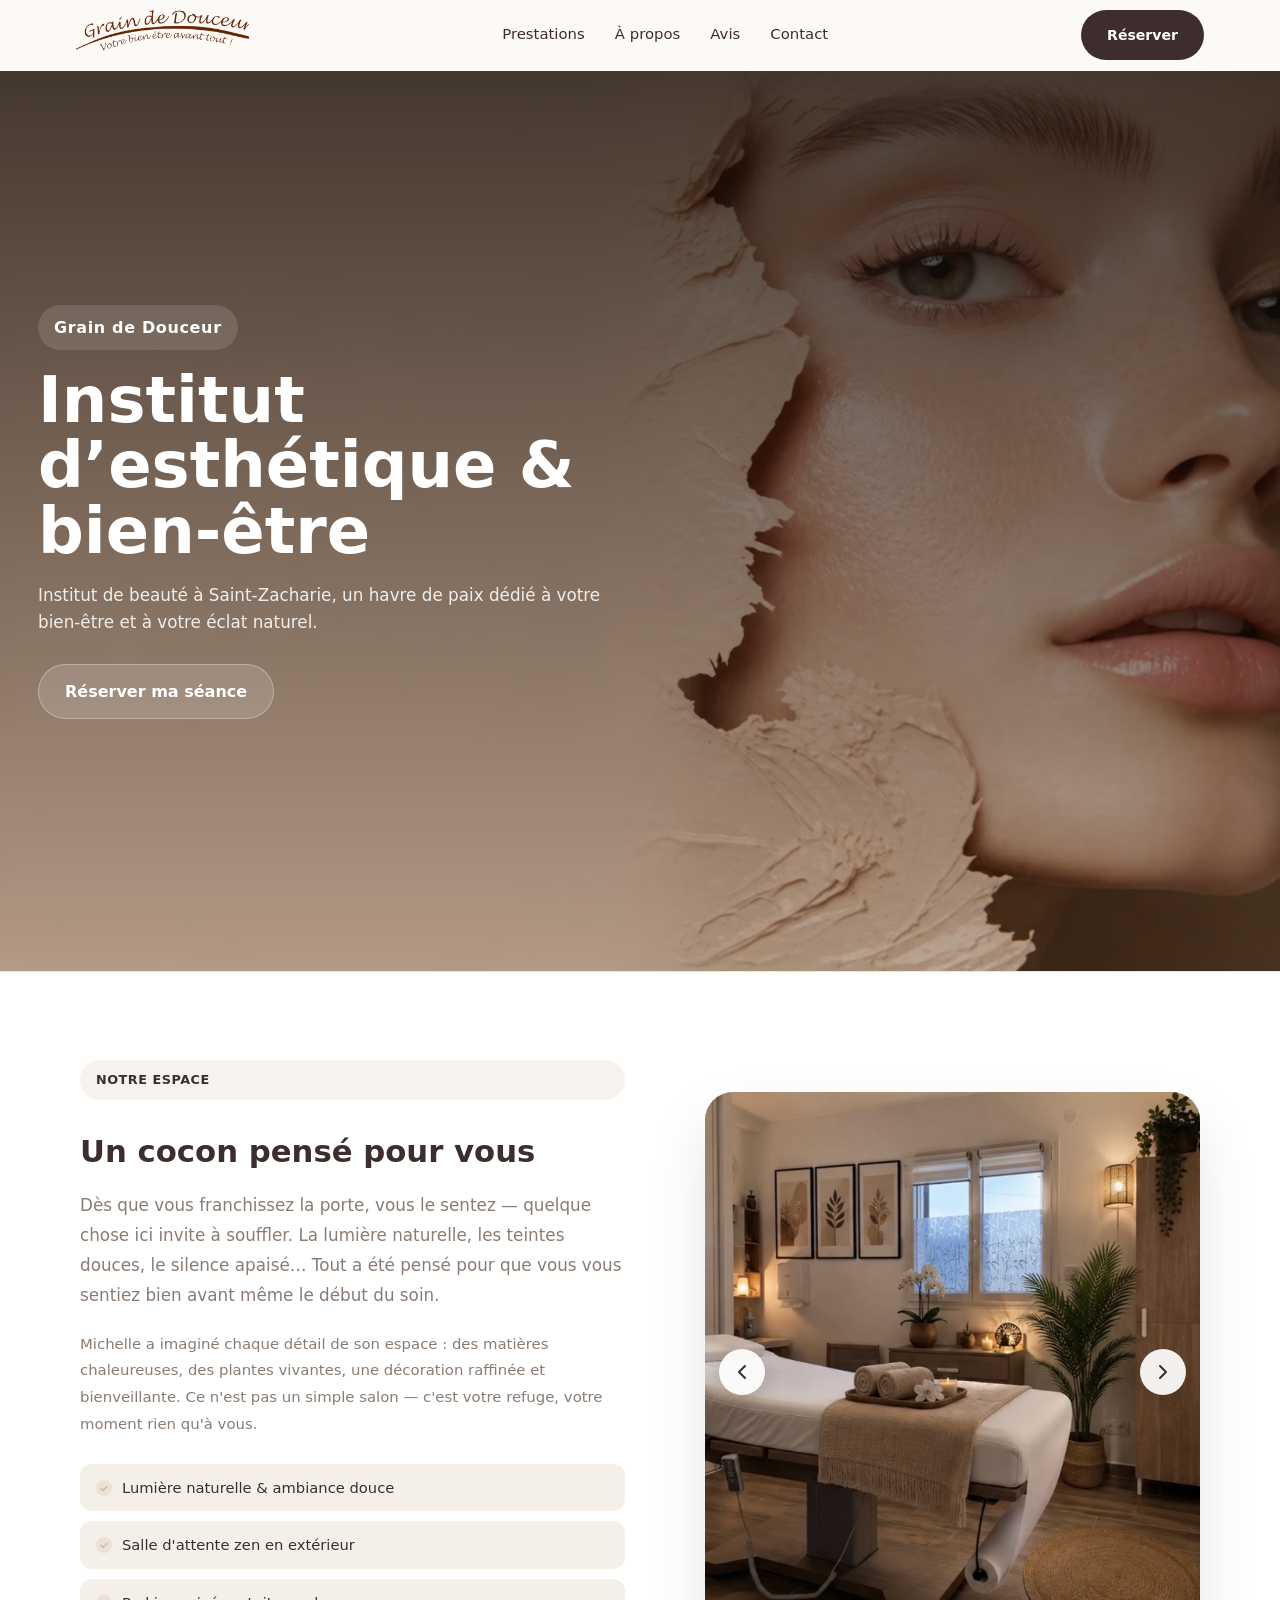
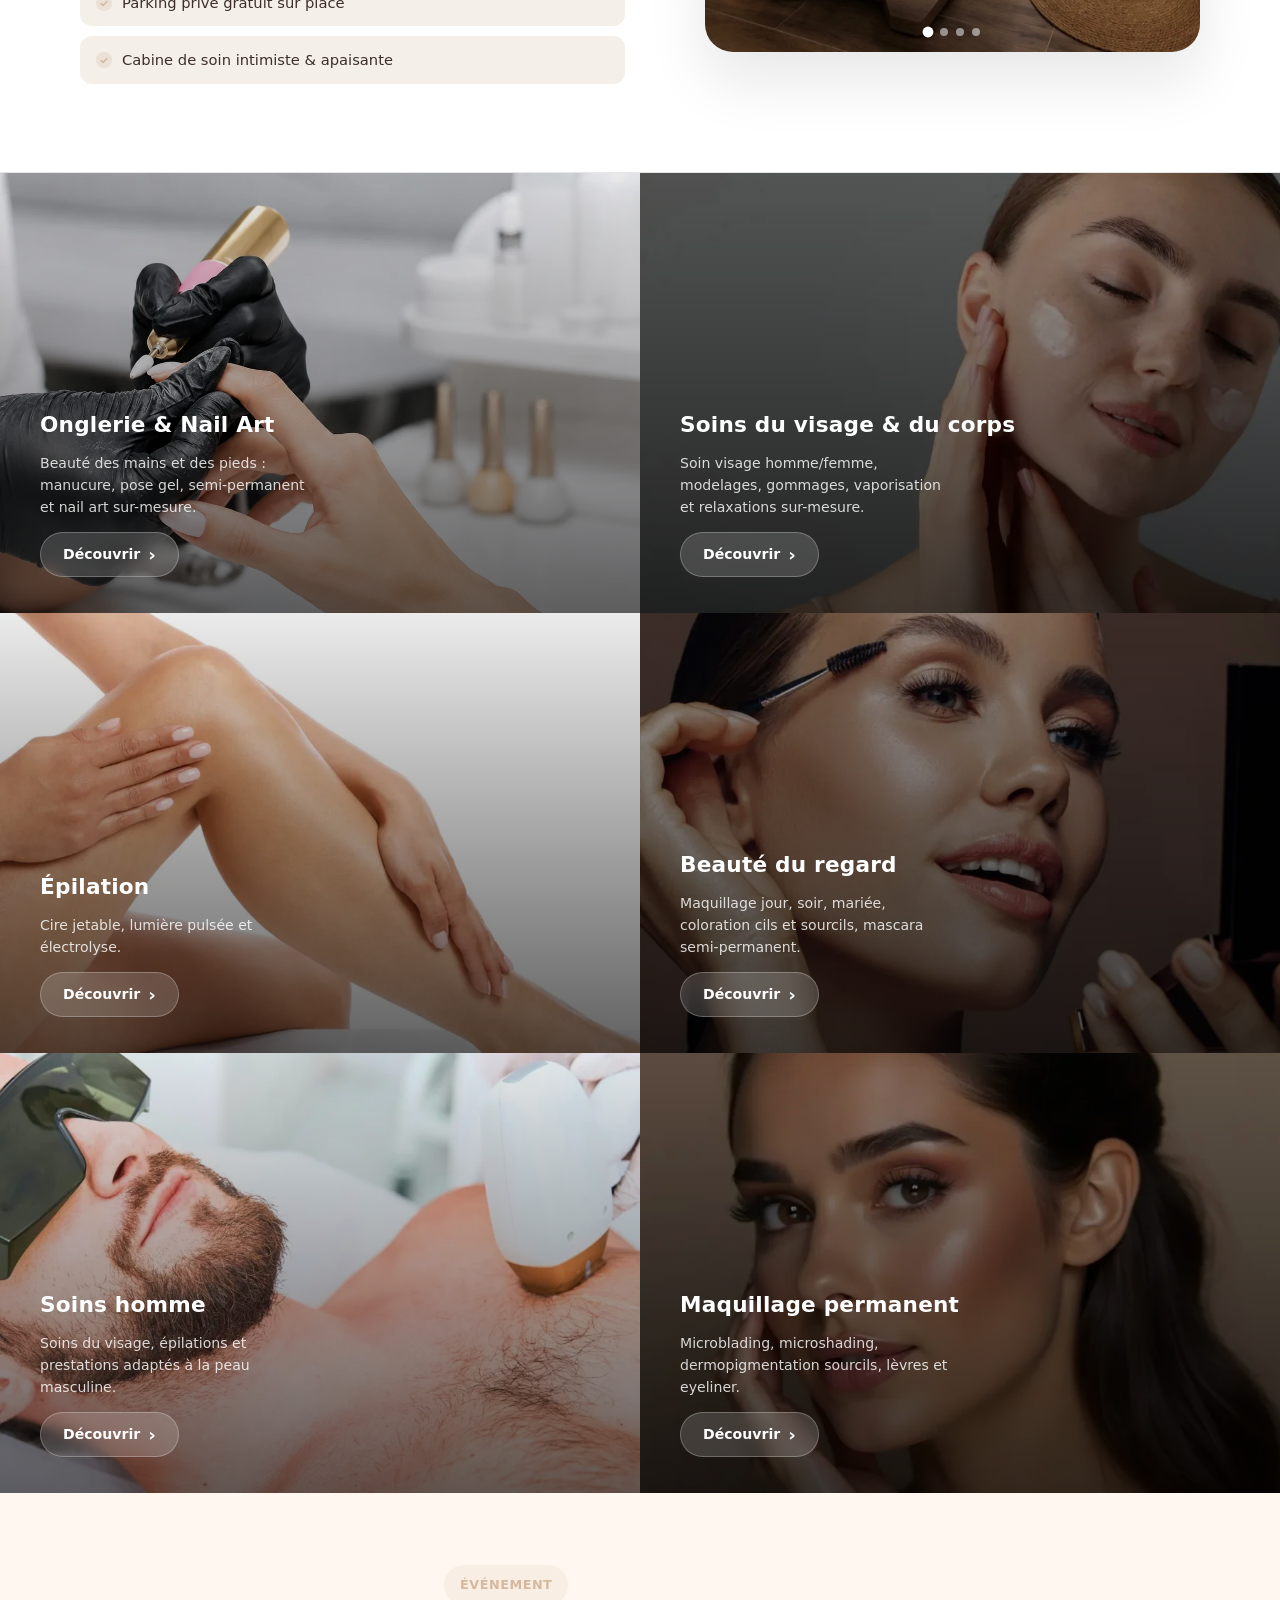
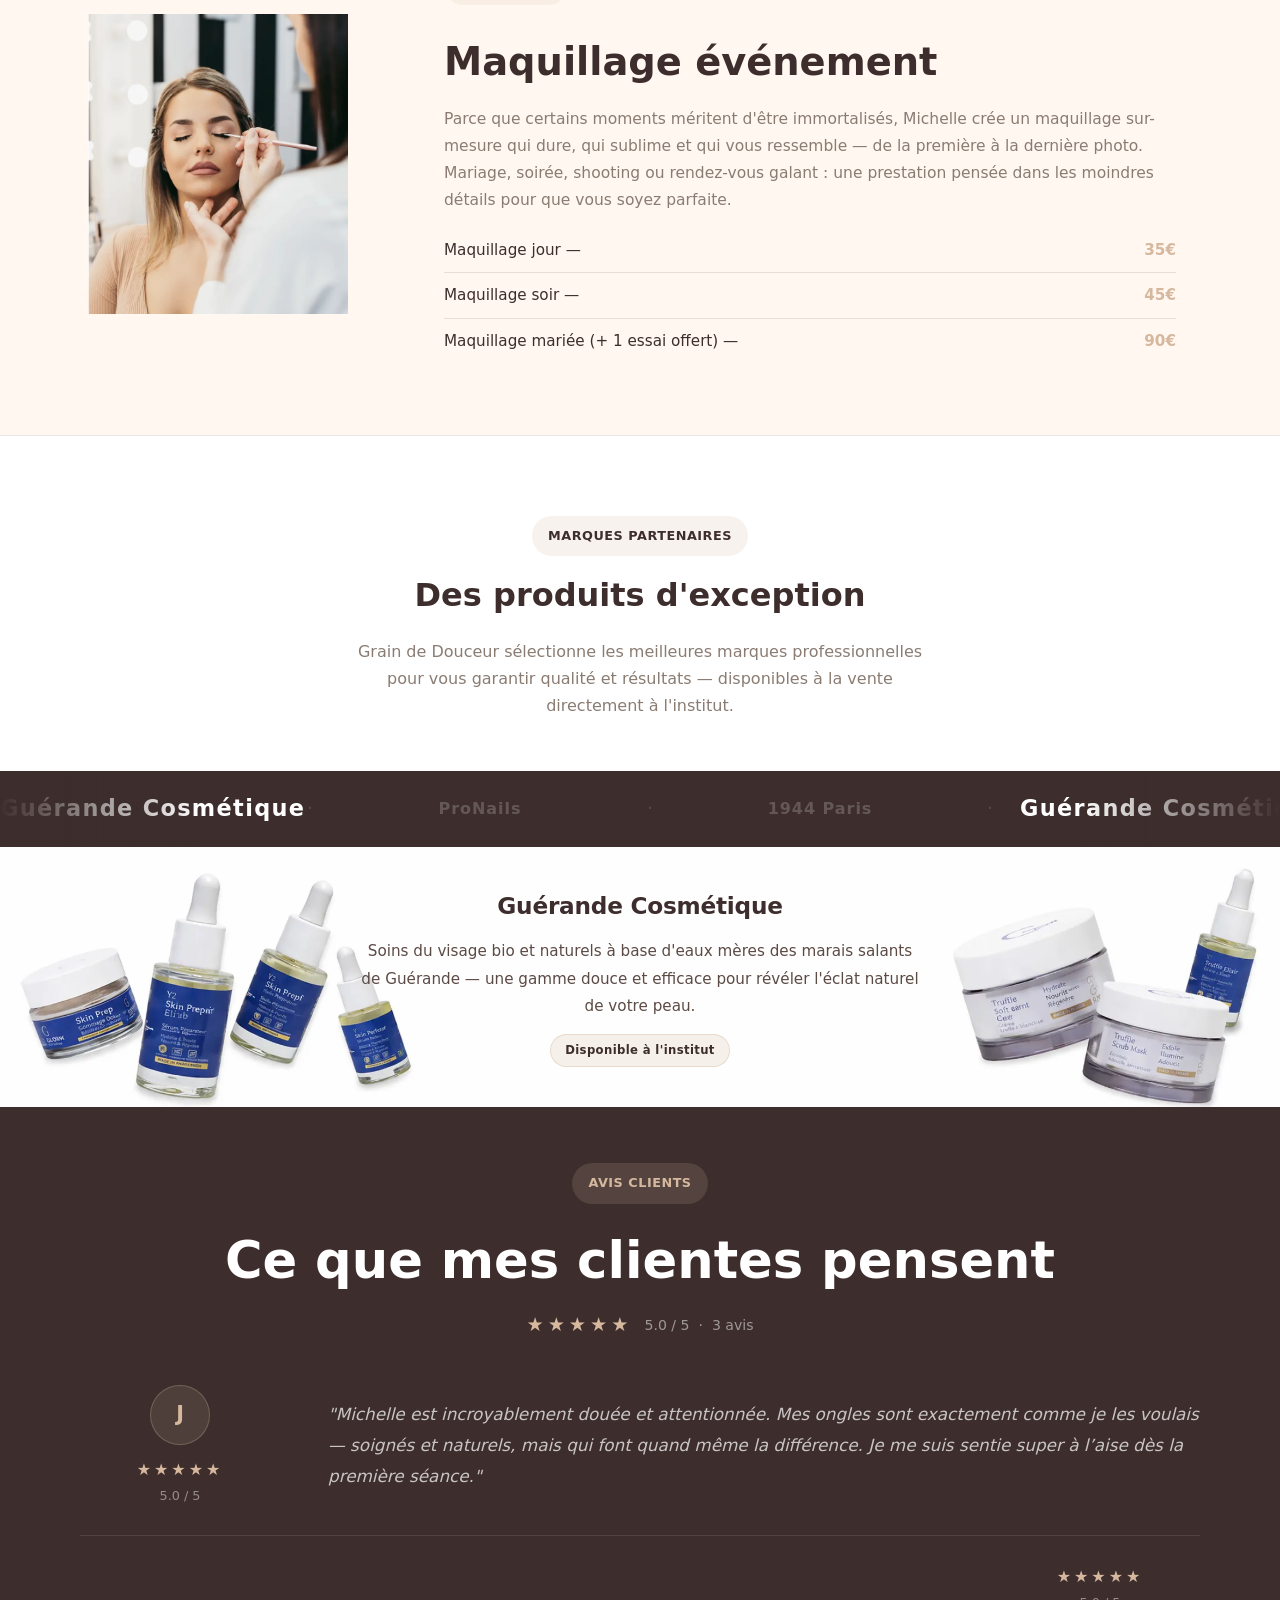
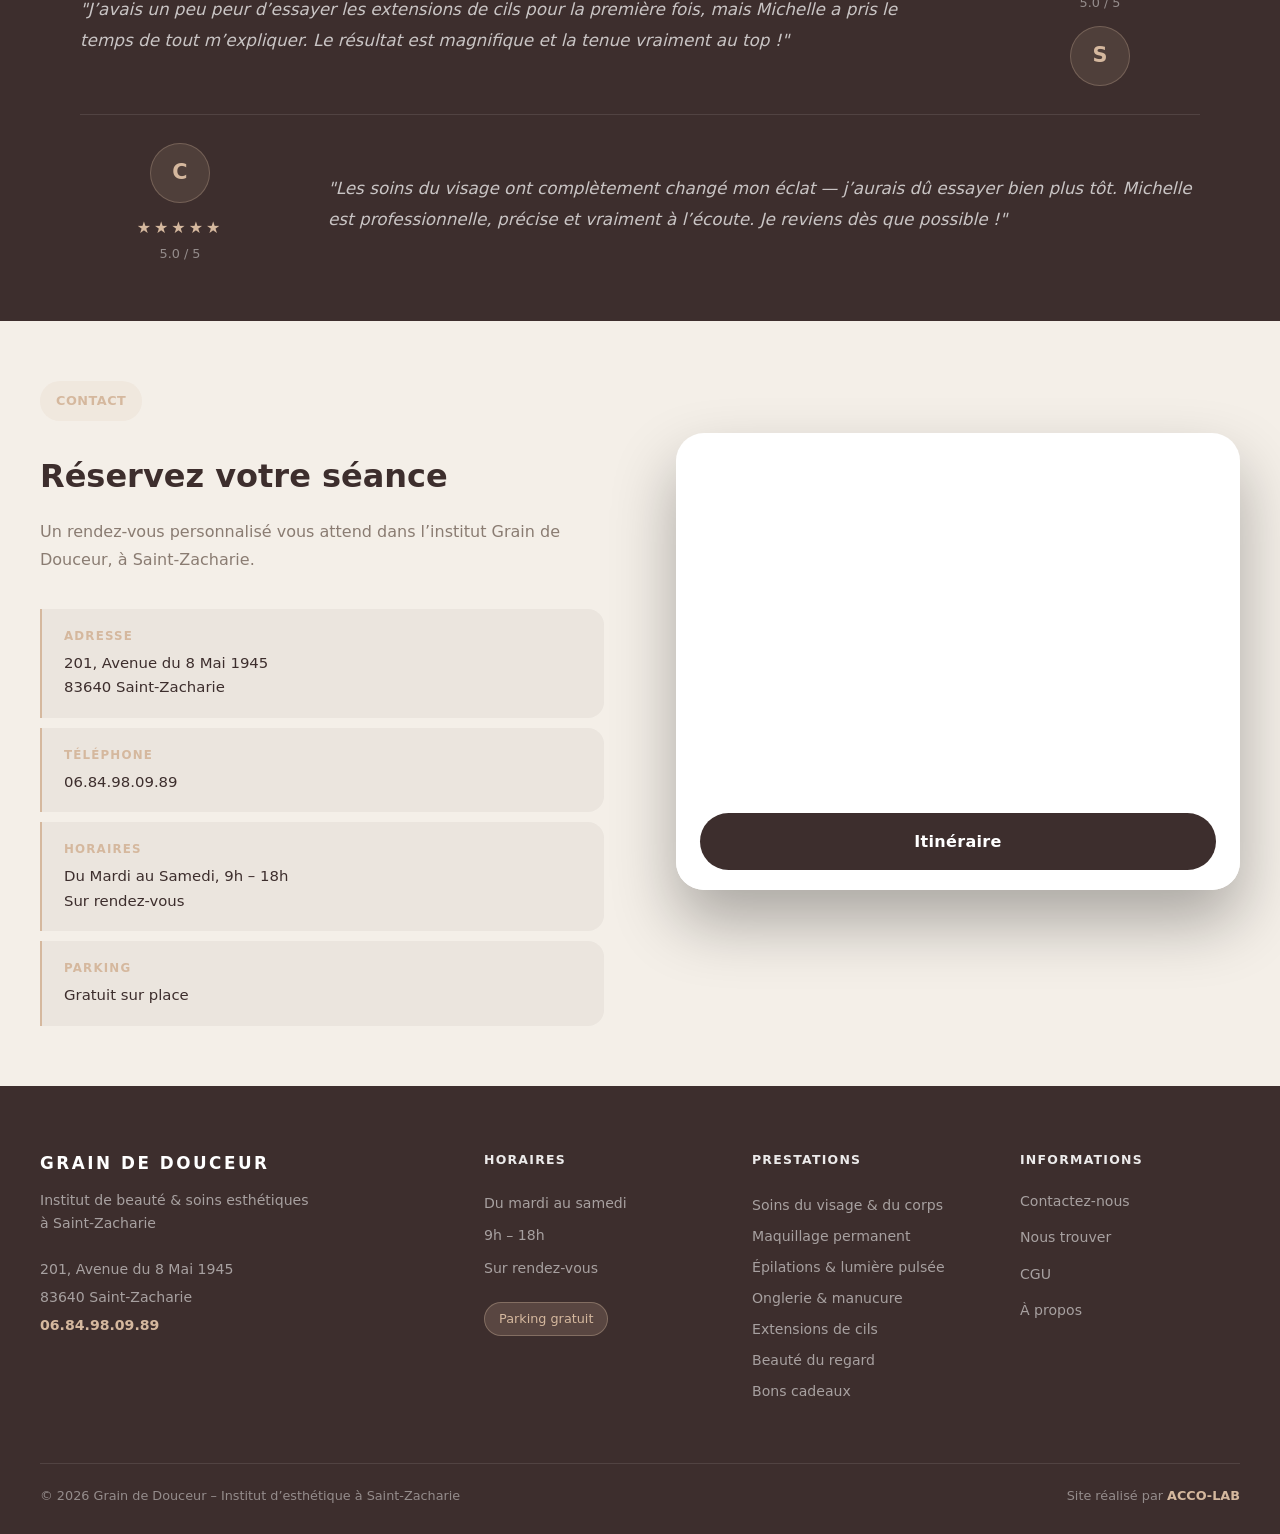
<file: index.html>
<!DOCTYPE html>
<html lang="fr">
<head>
  <meta charset="UTF-8" />
  <meta name="viewport" content="width=device-width, initial-scale=1.0" />
  <title>Institut de beauté à Saint-Zacharie | Grain de Douceur</title>
  <meta name="description" content="Institut Grain de Douceur à Saint-Zacharie — soins visage, épilation, maquillage permanent, onglerie, extensions de cils. Rdv mardi–samedi.">
  <link rel="icon" type="image/x-icon" href="favicon.ico">
  <link rel="icon" type="image/png" sizes="32x32" href="image/favicon-32.png">
  <link rel="apple-touch-icon" sizes="180x180" href="image/favicon-180.png">
  <link rel="stylesheet" href="styles.css" />
  <link rel="canonical" href="https://graindedouceur.fr/">
  <meta property="og:type" content="website">
  <meta property="og:url" content="https://graindedouceur.fr/">
  <meta property="og:title" content="Institut de beauté à Saint-Zacharie | Grain de Douceur">
  <meta property="og:description" content="Institut Grain de Douceur à Saint-Zacharie — soins visage, épilation, maquillage permanent, onglerie, extensions de cils. Rdv mardi–samedi.">
  <meta property="og:image" content="https://graindedouceur.fr/image/header.webp">
  <meta property="og:image:width" content="1477">
  <meta property="og:image:height" content="1065">
  <meta property="og:locale" content="fr_FR">
  <meta name="twitter:card" content="summary_large_image">
  <meta name="twitter:image" content="https://graindedouceur.fr/image/header.webp">
<script type="application/ld+json">
{
  "@context": "https://schema.org",
  "@type": "BeautyBusiness",
  "@id": "https://graindedouceur.fr/#business",
  "name": "Institut Grain de Douceur",
  "url": "https://graindedouceur.fr/",
  "telephone": "+33684980989",
  "email": "contact@graindedouceur.fr",
  "image": "https://graindedouceur.fr/image/header.webp",
  "logo": "https://graindedouceur.fr/image/logo.webp",
  "priceRange": "€€",
  "currenciesAccepted": "EUR",
  "paymentAccepted": "Cash, Credit Card",
  "address": {
    "@type": "PostalAddress",
    "streetAddress": "201 Avenue du 8 Mai 1945",
    "postalCode": "83640",
    "addressLocality": "Saint-Zacharie",
    "addressRegion": "Var",
    "addressCountry": "FR"
  },
  "openingHoursSpecification": [
    {
      "@type": "OpeningHoursSpecification",
      "dayOfWeek": [
        "Tuesday",
        "Wednesday",
        "Thursday",
        "Friday",
        "Saturday"
      ],
      "opens": "09:00",
      "closes": "18:00"
    }
  ],
  "hasMap": "https://maps.app.goo.gl/8bTKoYMkktAown4m8",
  "sameAs": [],
  "description": "Institut de beauté à Saint-Zacharie (Var). Soins du visage et du corps, épilation cire et lumière pulsée, maquillage permanent, onglerie, extensions de cils. Sur rendez-vous du mardi au samedi."
}
</script>
</head>
<body>
  <header class="topnav">
    <div class="topnav-inner">
      <a href="index.html" class="topnav-logo">
        <img src="image/logo.webp" alt="Grain de Douceur">
      </a>
      <nav class="topnav-links">
        <a href="#prestations">Prestations</a>
        <a href="a-propos.html">À propos</a>
        <a href="#avis">Avis</a>
        <a href="#contact">Contact</a>
      </nav>
      <button class="topnav-burger" aria-label="Menu" aria-expanded="false">
        <span></span><span></span><span></span>
      </button>
      <a href="#contact" class="button topnav-cta">Réserver</a>
    </div>
  </header>

  <section class="site-header">
      <div class="site-header-inner">
        <div class="header-copy">
          <span class="header-badge">Grain de Douceur</span>
          <h1>Institut d’esthétique & bien-être</h1>
          <p>Institut de beauté à Saint-Zacharie, un havre de paix dédié à votre bien-être et à votre éclat naturel.</p>
          <a href="#contact" class="button outline">Réserver ma séance</a>
        </div>
      </div>
    </section>

    <section class="lieu-block">
      <div class="lieu-inner">
        <div class="lieu-content">
          <span class="section-label">Notre espace</span>
          <h2>Un cocon pensé pour vous</h2>
          <p class="lieu-lead">Dès que vous franchissez la porte, vous le sentez — quelque chose ici invite à souffler. La lumière naturelle, les teintes douces, le silence apaisé… Tout a été pensé pour que vous vous sentiez bien avant même le début du soin.</p>
          <p class="lieu-text">Michelle a imaginé chaque détail de son espace : des matières chaleureuses, des plantes vivantes, une décoration raffinée et bienveillante. Ce n'est pas un simple salon — c'est votre refuge, votre moment rien qu'à vous.</p>
          <ul class="lieu-features">
            <li>
              <svg width="16" height="16" viewBox="0 0 16 16" fill="none" aria-hidden="true"><circle cx="8" cy="8" r="8" fill="#d5b89e" fill-opacity=".25"/><path d="M5 8.5l2 2 4-4" stroke="#d5b89e" stroke-width="1.5" stroke-linecap="round" stroke-linejoin="round"/></svg>
              Lumière naturelle &amp; ambiance douce
            </li>
            <li>
              <svg width="16" height="16" viewBox="0 0 16 16" fill="none" aria-hidden="true"><circle cx="8" cy="8" r="8" fill="#d5b89e" fill-opacity=".25"/><path d="M5 8.5l2 2 4-4" stroke="#d5b89e" stroke-width="1.5" stroke-linecap="round" stroke-linejoin="round"/></svg>
              Salle d'attente zen en extérieur
            </li>
            <li>
              <svg width="16" height="16" viewBox="0 0 16 16" fill="none" aria-hidden="true"><circle cx="8" cy="8" r="8" fill="#d5b89e" fill-opacity=".25"/><path d="M5 8.5l2 2 4-4" stroke="#d5b89e" stroke-width="1.5" stroke-linecap="round" stroke-linejoin="round"/></svg>
              Parking privé gratuit sur place
            </li>
            <li>
              <svg width="16" height="16" viewBox="0 0 16 16" fill="none" aria-hidden="true"><circle cx="8" cy="8" r="8" fill="#d5b89e" fill-opacity=".25"/><path d="M5 8.5l2 2 4-4" stroke="#d5b89e" stroke-width="1.5" stroke-linecap="round" stroke-linejoin="round"/></svg>
              Cabine de soin intimiste &amp; apaisante
            </li>
          </ul>
        </div>
        <div class="lieu-carousel" id="lieuCarousel" aria-label="Photos de l'institut">
          <div class="carousel-slides">
            <div class="carousel-slide active">
              <picture>
                <source srcset="image/Lieux/lieux1.webp" type="image/webp">
                <img src="image/Lieux/lieux1.jpg" alt="Espace onglerie – Institut Grain de Douceur" loading="lazy">
              </picture>
            </div>
            <div class="carousel-slide">
              <picture>
                <source srcset="image/Lieux/lieux2.webp" type="image/webp">
                <img src="image/Lieux/lieux2.jpg" alt="Espace boutique – Institut Grain de Douceur" loading="lazy">
              </picture>
            </div>
            <div class="carousel-slide">
              <picture>
                <source srcset="image/Lieux/lieux3.webp" type="image/webp">
                <img src="image/Lieux/lieux3.jpg" alt="Vue d'ensemble de l'institut Grain de Douceur" loading="lazy">
              </picture>
            </div>
            <div class="carousel-slide">
              <picture>
                <source srcset="image/Lieux/lieux4.webp" type="image/webp">
                <img src="image/Lieux/lieux4.jpg" alt="Cabine de soin – Institut Grain de Douceur" loading="lazy">
              </picture>
            </div>
          </div>
          <button class="carousel-btn carousel-prev" id="lieuPrev" aria-label="Photo précédente">
            <svg width="20" height="20" viewBox="0 0 20 20" fill="none"><path d="M13 4l-6 6 6 6" stroke="currentColor" stroke-width="2" stroke-linecap="round" stroke-linejoin="round"/></svg>
          </button>
          <button class="carousel-btn carousel-next" id="lieuNext" aria-label="Photo suivante">
            <svg width="20" height="20" viewBox="0 0 20 20" fill="none"><path d="M7 4l6 6-6 6" stroke="currentColor" stroke-width="2" stroke-linecap="round" stroke-linejoin="round"/></svg>
          </button>
          <div class="carousel-dots" id="lieuDots">
            <button class="carousel-dot active" data-idx="0" aria-label="Photo 1"></button>
            <button class="carousel-dot" data-idx="1" aria-label="Photo 2"></button>
            <button class="carousel-dot" data-idx="2" aria-label="Photo 3"></button>
            <button class="carousel-dot" data-idx="3" aria-label="Photo 4"></button>
          </div>
        </div>
      </div>
    </section>

  <section class="services-block" id="prestations">
      <div class="page-grid">
        <article class="page-card">
          <a href="onglerie-manucure.html">
            <div class="page-card-image">
              <picture>
                <source srcset="image/Presta/onglerie.webp" type="image/webp">
                <img src="image/Presta/onglerie.jpg" alt="Onglerie manucure" loading="lazy">
              </picture>
            </div>
            <div class="page-card-content">
              <span class="page-card-label">Onglerie</span>
              <h3>Onglerie & Nail Art</h3>
              <p>Beauté des mains et des pieds : manucure, pose gel, semi-permanent et nail art sur-mesure.</p>
              <span class="page-card-link">Découvrir</span>
            </div>
          </a>
        </article>
        <article class="page-card">
          <a href="soins-du-visage.html">
            <div class="page-card-image">
              <picture>
                <source srcset="image/Presta/soins-visage.webp" type="image/webp">
                <img src="image/Presta/soins-visage.jpg" alt="Soins du visage" loading="lazy">
              </picture>
            </div>
            <div class="page-card-content">
              <span class="page-card-label">Soins</span>
              <h3>Soins du visage & du corps</h3>
              <p>Soin visage homme/femme, modelages, gommages, vaporisation et relaxations sur-mesure.</p>
              <span class="page-card-link">Découvrir</span>
            </div>
          </a>
        </article>
        <article class="page-card">
          <a href="epilation-cire-et-definitive.html">
            <div class="page-card-image">
              <picture>
                <source srcset="image/Presta/epilation.webp" type="image/webp">
                <img src="image/Presta/epilation.jpg" alt="Épilation cire" loading="lazy">
              </picture>
            </div>
            <div class="page-card-content">
              <span class="page-card-label">Épilations</span>
              <h3>Épilation</h3>
              <p>Cire jetable, lumière pulsée et électrolyse.</p>
              <span class="page-card-link">Découvrir</span>
            </div>
          </a>
        </article>
        <article class="page-card">
          <a href="maquillage.html">
            <div class="page-card-image">
              <picture>
                <source srcset="image/Presta/maquillage.webp" type="image/webp">
                <img src="image/Presta/maquillage.jpg" alt="Beauté du regard" loading="lazy">
              </picture>
            </div>
            <div class="page-card-content">
              <span class="page-card-label">Regard</span>
              <h3>Beauté du regard</h3>
              <p>Maquillage jour, soir, mariée, coloration cils et sourcils, mascara semi-permanent.</p>
              <span class="page-card-link">Découvrir</span>
            </div>
          </a>
        </article>
        <article class="page-card">
          <a href="soins-homme.html">
            <div class="page-card-image">
              <picture>
                <source srcset="image/Presta/soin-homme.webp" type="image/webp">
                <img src="image/Presta/soin-homme.jpg" alt="Soins homme" loading="lazy">
              </picture>
            </div>
            <div class="page-card-content">
              <span class="page-card-label">Homme</span>
              <h3>Soins homme</h3>
              <p>Soins du visage, épilations et prestations adaptés à la peau masculine.</p>
              <span class="page-card-link">Découvrir</span>
            </div>
          </a>
        </article>
        <article class="page-card">
          <a href="maquillage-permanent.html">
            <div class="page-card-image">
              <picture>
                <source srcset="image/Presta/maquillage-permanent.webp" type="image/webp">
                <img src="image/Presta/maquillage-permanent.jpg" alt="Maquillage permanent" loading="lazy">
              </picture>
            </div>
            <div class="page-card-content">
              <span class="page-card-label">Permanent</span>
              <h3>Maquillage permanent</h3>
              <p>Microblading, microshading, dermopigmentation sourcils, lèvres et eyeliner.</p>
              <span class="page-card-link">Découvrir</span>
            </div>
          </a>
        </article>
      </div>
    </section>

  <section class="evenement-block">
    <div class="evenement-inner">
      <div class="evenement-visual">
        <img src="image/maquillageevent.webp" alt="Maquillage événement">
      </div>
      <div class="evenement-content">
        <span class="section-label" style="color:var(--accent);background:rgba(213,184,158,0.15);">Événement</span>
        <h2>Maquillage événement</h2>
        <p>Parce que certains moments méritent d'être immortalisés, Michelle crée un maquillage sur-mesure qui dure, qui sublime et qui vous ressemble — de la première à la dernière photo. Mariage, soirée, shooting ou rendez-vous galant : une prestation pensée dans les moindres détails pour que vous soyez parfaite.</p>
        <ul class="evenement-tarifs">
          <li>Maquillage jour — <span>35€</span></li>
          <li>Maquillage soir — <span>45€</span></li>
          <li>Maquillage mariée (+ 1 essai offert) — <span>90€</span></li>
        </ul>

      </div>
    </div>
  </section>

  <section class="brands-block">
    <div class="brands-block-inner">
      <div class="section-heading centered">
        <span class="section-label">Marques partenaires</span>
        <h2>Des produits d'exception</h2>
        <p>Grain de Douceur sélectionne les meilleures marques professionnelles pour vous garantir qualité et résultats — disponibles à la vente directement à l'institut.</p>
      </div>
    </div>
    <div class="brands-ticker-band" id="brandsTickerBand">
      <div class="brands-ticker-track" id="brandsTickerTrack"></div>
    </div>
    <div class="brands-visual" id="brandsVisual">
      <div class="brands-bg active" data-bg="0" style="background-image:url('image/produitfond/guerandcosmetique.webp')"></div>
      <div class="brands-bg" data-bg="1" style="background-image:url('image/produitfond/pronails.webp')"></div>
      <div class="brands-bg" data-bg="2" style="background-image:url('image/produitfond/paris1944.webp')"></div>
      <div class="brands-visual-overlay"></div>
      <div class="brands-block-inner brands-spotlight-inner">
        <div class="brand-spotlight" id="brandSpotlight">
          <h3 class="spotlight-name" id="spotlightName"></h3>
          <p class="spotlight-desc" id="spotlightDesc"></p>
          <span class="brand-badge">Disponible à l'institut</span>
        </div>
      </div>
    </div>
  </section>

  <section class="reviews-block" id="avis">
    <div class="reviews-inner">

      <div class="reviews-header">
        <span class="section-label reviews-label">Avis clients</span>
        <h2>Ce que mes clientes pensent</h2>
        <div class="reviews-stars-row">
          <span class="reviews-stars-big">★★★★★</span>
          <span class="reviews-global-score">5.0 / 5 &nbsp;·&nbsp; 3 avis</span>
        </div>
      </div>

      <div class="reviews-list">

        <!-- Review 1 : gauche -->
        <div class="review-row">
          <div class="review-meta-row">
            <div class="review-avatar">J</div>
            <div class="review-stars-wrap">
              <div class="review-stars">★★★★★</div>
              <span class="review-score">5.0 / 5</span>
            </div>
          </div>
          <blockquote class="review-quote">"Michelle est incroyablement douée et attentionnée. Mes ongles sont exactement comme je les voulais — soignés et naturels, mais qui font quand même la différence. Je me suis sentie super à l’aise dès la première séance."</blockquote>
        </div>

        <div class="reviews-divider"></div>

        <!-- Review 2 : droite -->
        <div class="review-row review-row--right">
          <div class="review-meta-row">
            <div class="review-stars-wrap">
              <div class="review-stars">★★★★★</div>
              <span class="review-score">5.0 / 5</span>
            </div>
            <div class="review-avatar">S</div>
          </div>
          <blockquote class="review-quote">"J’avais un peu peur d’essayer les extensions de cils pour la première fois, mais Michelle a pris le temps de tout m’expliquer. Le résultat est magnifique et la tenue vraiment au top !"</blockquote>
        </div>

        <div class="reviews-divider"></div>

        <!-- Review 3 : gauche -->
        <div class="review-row">
          <div class="review-meta-row">
            <div class="review-avatar">C</div>
            <div class="review-stars-wrap">
              <div class="review-stars">★★★★★</div>
              <span class="review-score">5.0 / 5</span>
            </div>
          </div>
          <blockquote class="review-quote">"Les soins du visage ont complètement changé mon éclat — j’aurais dû essayer bien plus tôt. Michelle est professionnelle, précise et vraiment à l’écoute. Je reviens dès que possible !"</blockquote>
        </div>

      </div>
    </div>
  </section>

  <section class="contact-block" id="contact">
    <div class="contact-inner">
      <div class="contact-copy">
        <span class="section-label contact-label">Contact</span>
        <h2>Réservez votre séance</h2>
        <p>Un rendez-vous personnalisé vous attend dans l’institut Grain de Douceur, à Saint-Zacharie.</p>
        <div class="contact-info-list">
          <div class="contact-info-item">
            <strong>Adresse</strong>
            <span>201, Avenue du 8 Mai 1945<br>83640 Saint-Zacharie</span>
          </div>
          <div class="contact-info-item">
            <strong>Téléphone</strong>
            <a href="tel:+33684980989">06.84.98.09.89</a>
          </div>
          <div class="contact-info-item">
            <strong>Horaires</strong>
            <span>Du Mardi au Samedi, 9h – 18h<br>Sur rendez-vous</span>
          </div>
          <div class="contact-info-item">
            <strong>Parking</strong>
            <span>Gratuit sur place</span>
          </div>
        </div>
      </div>
      <div class="contact-map">
        <iframe
          src="https://maps.google.com/maps?q=201+Av.+du+Huit+Mai+1945,+83640+Saint-Zacharie,+France&output=embed&z=17&hl=fr"
          width="100%"
          height="360"
          style="border:0; display:block;"
          allowfullscreen=""
          loading="lazy"
          referrerpolicy="no-referrer-when-downgrade"
          title="Institut Grain de Douceur – Saint-Zacharie">
        </iframe>
        <div class="contact-map-cta">
          <a href="https://maps.app.goo.gl/8bTKoYMkktAown4m8" target="_blank" rel="noopener noreferrer" class="button contact-map-btn">Itinéraire</a>
        </div>
      </div>
    </div>
  </section>

  <footer class="footer-main">
    <div class="footer-inner">
      <div class="footer-brand">
        <span class="footer-logo">Grain de Douceur</span>
        <p>Institut de beauté & soins esthétiques<br>à Saint-Zacharie</p>
        <address>
          201, Avenue du 8 Mai 1945<br>
          83640 Saint-Zacharie<br>
          <a href="tel:+33684980989">06.84.98.09.89</a>
        </address>
      </div>
      <div class="footer-col">
        <h4>Horaires</h4>
        <p>Du mardi au samedi</p>
        <p>9h – 18h</p>
        <p>Sur rendez-vous</p>
        <span class="footer-parking">Parking gratuit</span>
      </div>
      <div class="footer-col">
        <h4>Prestations</h4>
        <ul>
          <li>Soins du visage & du corps</li>
          <li>Maquillage permanent</li>
          <li>Épilations & lumière pulsée</li>
          <li>Onglerie & manucure</li>
          <li>Extensions de cils</li>
          <li>Beauté du regard</li>
          <li>Bons cadeaux</li>
        </ul>
      </div>
      <div class="footer-col">
        <h4>Informations</h4>
        <nav class="footer-links">
          <a href="index.html#contact">Contactez-nous</a>
          <a href="index.html#contact">Nous trouver</a>
          <a href="cgu.html">CGU</a>
          <a href="a-propos.html">À propos</a>
        </nav>
      </div>
    </div>
    <div class="footer-bottom">
      <span>© 2026 Grain de Douceur – Institut d’esthétique à Saint-Zacharie</span>
      <span>Site réalisé par <a href="https://acco-lab.fr/" target="_blank" rel="noopener noreferrer">ACCO-LAB</a></span>
    </div>
  </footer>

<script>
(function () {
  var slides  = document.querySelectorAll('.carousel-slide');
  var dots    = document.querySelectorAll('.carousel-dot');
  var prevBtn = document.getElementById('lieuPrev');
  var nextBtn = document.getElementById('lieuNext');
  if (!slides.length || !prevBtn || !nextBtn) return;

  var current = 0;

  function goTo(idx) {
    slides[current].classList.remove('active');
    dots[current].classList.remove('active');
    current = (idx + slides.length) % slides.length;
    slides[current].classList.add('active');
    dots[current].classList.add('active');
  }

  prevBtn.addEventListener('click', function () { goTo(current - 1); });
  nextBtn.addEventListener('click', function () { goTo(current + 1); });
  dots.forEach(function (dot) {
    dot.addEventListener('click', function () { goTo(+this.getAttribute('data-idx')); });
  });

  setInterval(function () { goTo(current + 1); }, 4500);
}());
</script>

<script>
(function () {
  var brands = [
    {
      name: 'Guérande Cosmétique',
      desc: 'Soins du visage bio et naturels à base d\'eaux mères des marais salants de Guérande — une gamme douce et efficace pour révéler l\'éclat naturel de votre peau.'
    },
    {
      name: 'ProNails',
      desc: 'La référence en onglerie professionnelle — des formules premium pour une tenue parfaite, une couleur longue durée et une santé optimale de vos ongles.'
    },
    {
      name: '1944 Paris',
      desc: 'Maquillage haut de gamme alliant beauté et soin — des formules longue tenue qui subliment et prennent soin de votre peau tout au long de la journée.'
    }
  ];

  // Ces valeurs doivent correspondre aux width CSS de .ticker-brand et .ticker-sep
  var BRAND_W = 280;
  var SEP_W   = 60;
  var SLOT_W  = BRAND_W + SEP_W;           // 340px par marque
  var SET_W   = brands.length * SLOT_W;    // 1020px (1 jeu complet)
  var COPIES  = 3;                          // 3 jeux → track width = 3060px
  var DURATION_S = 12;                      // durée d'un cycle complet
  var BRAND_MS   = DURATION_S / brands.length * 1000; // 4000ms par marque

  var band        = document.getElementById('brandsTickerBand');
  var track       = document.getElementById('brandsTickerTrack');
  var spotlightEl = document.getElementById('brandSpotlight');
  var spotName    = document.getElementById('spotlightName');
  var spotDesc    = document.getElementById('spotlightDesc');
  var bgEls       = document.querySelectorAll('.brands-bg');

  if (!band || !track) return;

  // Construction du track avec 3 copies identiques
  for (var c = 0; c < COPIES; c++) {
    brands.forEach(function (b, i) {
      var el = document.createElement('span');
      el.className = 'ticker-brand';
      el.textContent = b.name;
      el.setAttribute('data-brand-idx', i);
      track.appendChild(el);
      var sep = document.createElement('span');
      sep.className = 'ticker-sep';
      sep.setAttribute('aria-hidden', 'true');
      sep.textContent = '·';
      track.appendChild(sep);
    });
  }

  // Largeur fixe du track → -33.333% = exactement -SET_W
  track.style.width = (COPIES * SET_W) + 'px';

  // Calcul du décalage initial pour centrer la marque 0 au démarrage
  // La marque 0 du 2e jeu est à : SET_W + BRAND_W/2 depuis le bord gauche du track
  // On veut qu'elle soit à bandW/2 (centre du bandeau)
  // → translateX nécessaire = -(SET_W + BRAND_W/2 - bandW/2)
  // → délai = -distance / vitesse
  var bandW  = band.offsetWidth || window.innerWidth;
  var speed  = SET_W / DURATION_S; // px/s
  var offset = SET_W + BRAND_W / 2 - bandW / 2;
  var delayS = -(offset / speed);

  // Lancement de l'animation CSS (boucle parfaitement fluide via keyframes)
  track.style.animationName           = 'tickerScroll';
  track.style.animationDuration       = DURATION_S + 's';
  track.style.animationTimingFunction = 'linear';
  track.style.animationIterationCount = 'infinite';
  track.style.animationDelay          = delayS + 's';

  // Gestion de la description et de la classe active
  var brandEls = track.querySelectorAll('.ticker-brand');
  var current  = 0;
  var spotTimer;

  function updateActive(idx) {
    brandEls.forEach(function (el) {
      el.classList.toggle('active', +el.getAttribute('data-brand-idx') === idx);
    });
    bgEls.forEach(function (el) {
      el.classList.toggle('active', +el.getAttribute('data-bg') === idx);
    });
  }

  function showSpotlight(idx) {
    spotlightEl.classList.remove('visible');
    clearTimeout(spotTimer);
    spotTimer = setTimeout(function () {
      spotName.textContent = brands[idx].name;
      spotDesc.textContent = brands[idx].desc;
      spotlightEl.classList.add('visible');
    }, 300);
  }

  // Initialisation
  updateActive(0);
  spotName.textContent = brands[0].name;
  spotDesc.textContent = brands[0].desc;
  setTimeout(function () { spotlightEl.classList.add('visible'); }, 120);

  // Synchronisation avec l'animation CSS (même cadence)
  setInterval(function () {
    current = (current + 1) % brands.length;
    updateActive(current);
    showSpotlight(current);
  }, BRAND_MS);
}());
</script>
<script src="nav.js"></script>
</body>
</html>
</file>
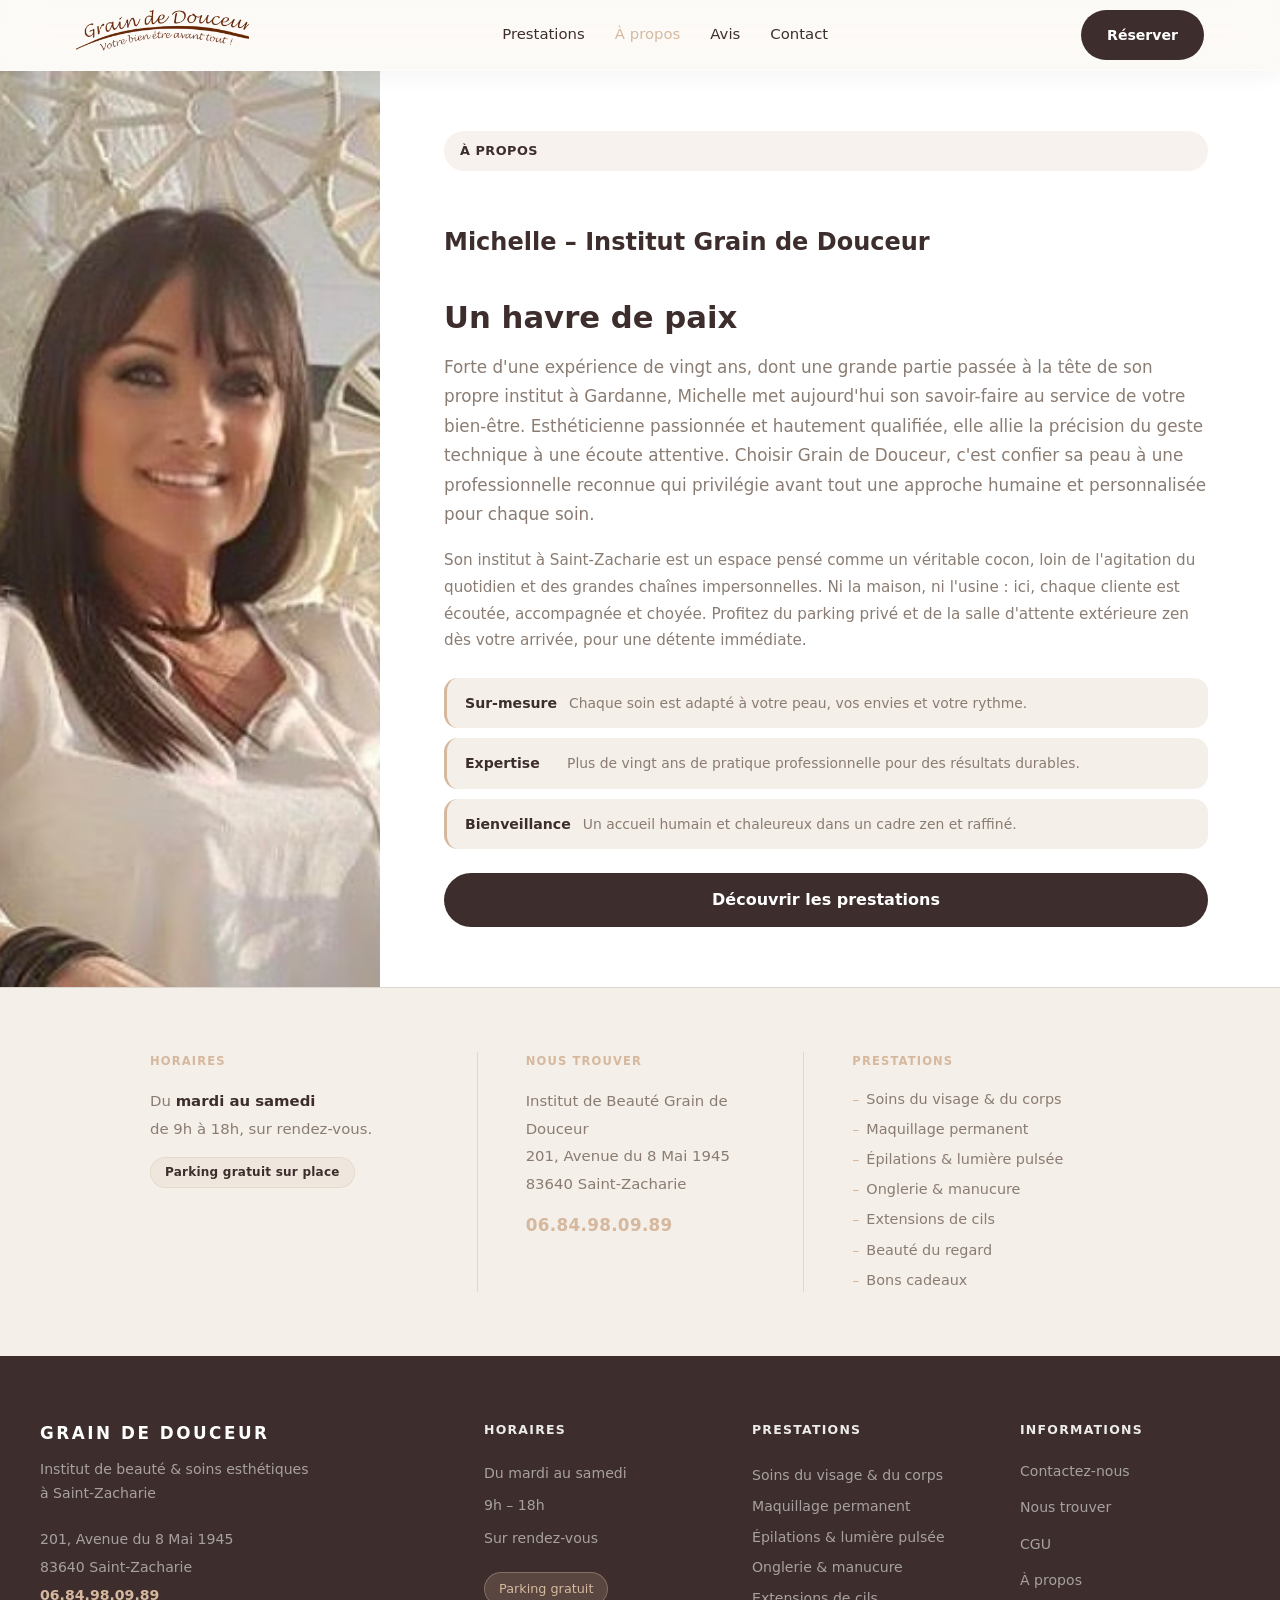
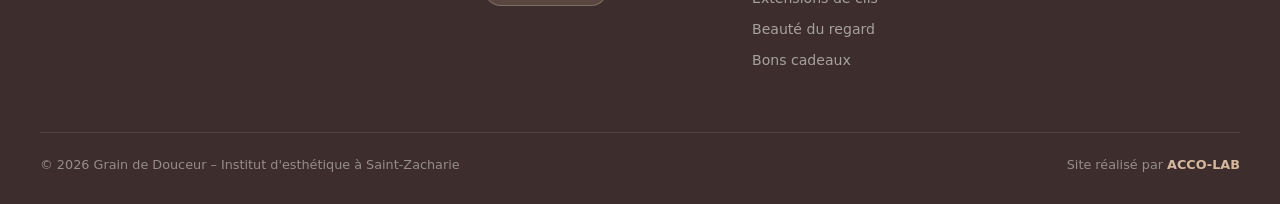
<file: a-propos.html>
<!DOCTYPE html>
<html lang="fr">
<head>
  <meta charset="UTF-8" />
  <meta name="viewport" content="width=device-width, initial-scale=1.0" />
  <title>Michelle, esthéticienne à Saint-Zacharie | Grain de Douceur</title>
  <meta name="description" content="20 ans d'expérience, soins personnalisés dans un cadre zen à Saint-Zacharie. Parking gratuit. Prenez rendez-vous du mardi au samedi.">
  <link rel="icon" type="image/x-icon" href="favicon.ico">
  <link rel="icon" type="image/png" sizes="32x32" href="image/favicon-32.png">
  <link rel="apple-touch-icon" sizes="180x180" href="image/favicon-180.png">
  <link rel="stylesheet" href="styles.css" />
  <link rel="canonical" href="https://graindedouceur.fr/a-propos.html">
  <meta property="og:type" content="website">
  <meta property="og:url" content="https://graindedouceur.fr/a-propos.html">
  <meta property="og:title" content="Michelle, esthéticienne à Saint-Zacharie | Grain de Douceur">
  <meta property="og:description" content="20 ans d'expérience, soins personnalisés dans un cadre zen à Saint-Zacharie. Parking gratuit. Prenez rendez-vous du mardi au samedi.">
  <meta property="og:image" content="https://graindedouceur.fr/image/header.webp">
  <meta property="og:image:width" content="1477">
  <meta property="og:image:height" content="1065">
  <meta property="og:locale" content="fr_FR">
  <meta name="twitter:card" content="summary_large_image">
  <meta name="twitter:image" content="https://graindedouceur.fr/image/header.webp">
<script type="application/ld+json">
{
  "@context": "https://schema.org",
  "@type": "BreadcrumbList",
  "itemListElement": [
    {
      "@type": "ListItem",
      "position": 1,
      "name": "Accueil",
      "item": "https://graindedouceur.fr/"
    },
    {
      "@type": "ListItem",
      "position": 2,
      "name": "À propos",
      "item": "https://graindedouceur.fr/a-propos.html"
    }
  ]
}
</script>
</head>
<body>
  <header class="topnav">
    <div class="topnav-inner">
      <a href="index.html" class="topnav-logo">
        <img src="image/logo.webp" alt="Grain de Douceur">
      </a>
      <nav class="topnav-links">
        <a href="index.html#prestations">Prestations</a>
        <a href="a-propos.html" style="color: var(--accent);">À propos</a>
        <a href="index.html#avis">Avis</a>
        <a href="index.html#contact">Contact</a>
      </nav>
      <button class="topnav-burger" aria-label="Menu" aria-expanded="false">
        <span></span><span></span><span></span>
      </button>
      <a href="index.html#contact" class="button topnav-cta">Réserver</a>
    </div>
  </header>

  <section class="apropos-block">
    <div class="apropos-inner">
      <div class="apropos-image">
        <picture>
          <source srcset="image/apropos.avif" type="image/avif">
          <source srcset="image/apropos.webp" type="image/webp">
          <img src="image/apropos.jpg" alt="Michelle – Institut Grain de Douceur" loading="lazy">
        </picture>
      </div>
      <div class="apropos-content">
        <span class="section-label">À propos</span>
        <h1>Michelle – Institut Grain de Douceur</h1>
        <h2>Un havre de paix</h2>
        <p class="apropos-lead">Forte d'une expérience de vingt ans, dont une grande partie passée à la tête de son propre institut à Gardanne, Michelle met aujourd'hui son savoir-faire au service de votre bien-être. Esthéticienne passionnée et hautement qualifiée, elle allie la précision du geste technique à une écoute attentive. Choisir Grain de Douceur, c'est confier sa peau à une professionnelle reconnue qui privilégie avant tout une approche humaine et personnalisée pour chaque soin.</p>
        <p class="apropos-text">Son institut à Saint-Zacharie est un espace pensé comme un véritable cocon, loin de l'agitation du quotidien et des grandes chaînes impersonnelles. Ni la maison, ni l'usine : ici, chaque cliente est écoutée, accompagnée et choyée. Profitez du parking privé et de la salle d'attente extérieure zen dès votre arrivée, pour une détente immédiate.</p>
        <div class="apropos-values">
          <div class="apropos-value">
            <strong>Sur-mesure</strong>
            <span>Chaque soin est adapté à votre peau, vos envies et votre rythme.</span>
          </div>
          <div class="apropos-value">
            <strong>Expertise</strong>
            <span>Plus de vingt ans de pratique professionnelle pour des résultats durables.</span>
          </div>
          <div class="apropos-value">
            <strong>Bienveillance</strong>
            <span>Un accueil humain et chaleureux dans un cadre zen et raffiné.</span>
          </div>
        </div>
        <a href="index.html#prestations" class="button">Découvrir les prestations</a>
      </div>
    </div>
  </section>

  <section class="apropos-info-block">
    <div class="apropos-info-inner">

      <div class="apropos-info-col">
        <span class="apropos-info-label">Horaires</span>
        <p>Du <strong>mardi au samedi</strong><br>de 9h à 18h, sur rendez-vous.</p>
        <span class="apropos-info-tag">Parking gratuit sur place</span>
      </div>

      <div class="apropos-info-col">
        <span class="apropos-info-label">Nous trouver</span>
        <address>
          Institut de Beauté Grain de Douceur<br>
          201, Avenue du 8 Mai 1945<br>
          83640 Saint-Zacharie
        </address>
        <a href="tel:+33684980989" class="apropos-info-tel">06.84.98.09.89</a>
      </div>

      <div class="apropos-info-col">
        <span class="apropos-info-label">Prestations</span>
        <ul class="apropos-info-list">
          <li>Soins du visage &amp; du corps</li>
          <li>Maquillage permanent</li>
          <li>Épilations &amp; lumière pulsée</li>
          <li>Onglerie &amp; manucure</li>
          <li>Extensions de cils</li>
          <li>Beauté du regard</li>
          <li>Bons cadeaux</li>
        </ul>
      </div>

    </div>
  </section>

  <footer class="footer-main">
    <div class="footer-inner">
      <div class="footer-brand">
        <span class="footer-logo">Grain de Douceur</span>
        <p>Institut de beauté & soins esthétiques<br>à Saint-Zacharie</p>
        <address>
          201, Avenue du 8 Mai 1945<br>
          83640 Saint-Zacharie<br>
          <a href="tel:+33684980989">06.84.98.09.89</a>
        </address>
      </div>
      <div class="footer-col">
        <h4>Horaires</h4>
        <p>Du mardi au samedi</p>
        <p>9h – 18h</p>
        <p>Sur rendez-vous</p>
        <span class="footer-parking">Parking gratuit</span>
      </div>
      <div class="footer-col">
        <h4>Prestations</h4>
        <ul>
          <li>Soins du visage & du corps</li>
          <li>Maquillage permanent</li>
          <li>Épilations & lumière pulsée</li>
          <li>Onglerie & manucure</li>
          <li>Extensions de cils</li>
          <li>Beauté du regard</li>
          <li>Bons cadeaux</li>
        </ul>
      </div>
      <div class="footer-col">
        <h4>Informations</h4>
        <nav class="footer-links">
          <a href="index.html#contact">Contactez-nous</a>
          <a href="index.html#contact">Nous trouver</a>
          <a href="cgu.html">CGU</a>
          <a href="a-propos.html">À propos</a>
        </nav>
      </div>
    </div>
    <div class="footer-bottom">
      <span>© 2026 Grain de Douceur – Institut d'esthétique à Saint-Zacharie</span>
      <span>Site réalisé par <a href="https://acco-lab.fr/" target="_blank" rel="noopener noreferrer">ACCO-LAB</a></span>
    </div>
  </footer>
<script src="nav.js"></script>
</body>
</html>
</file>
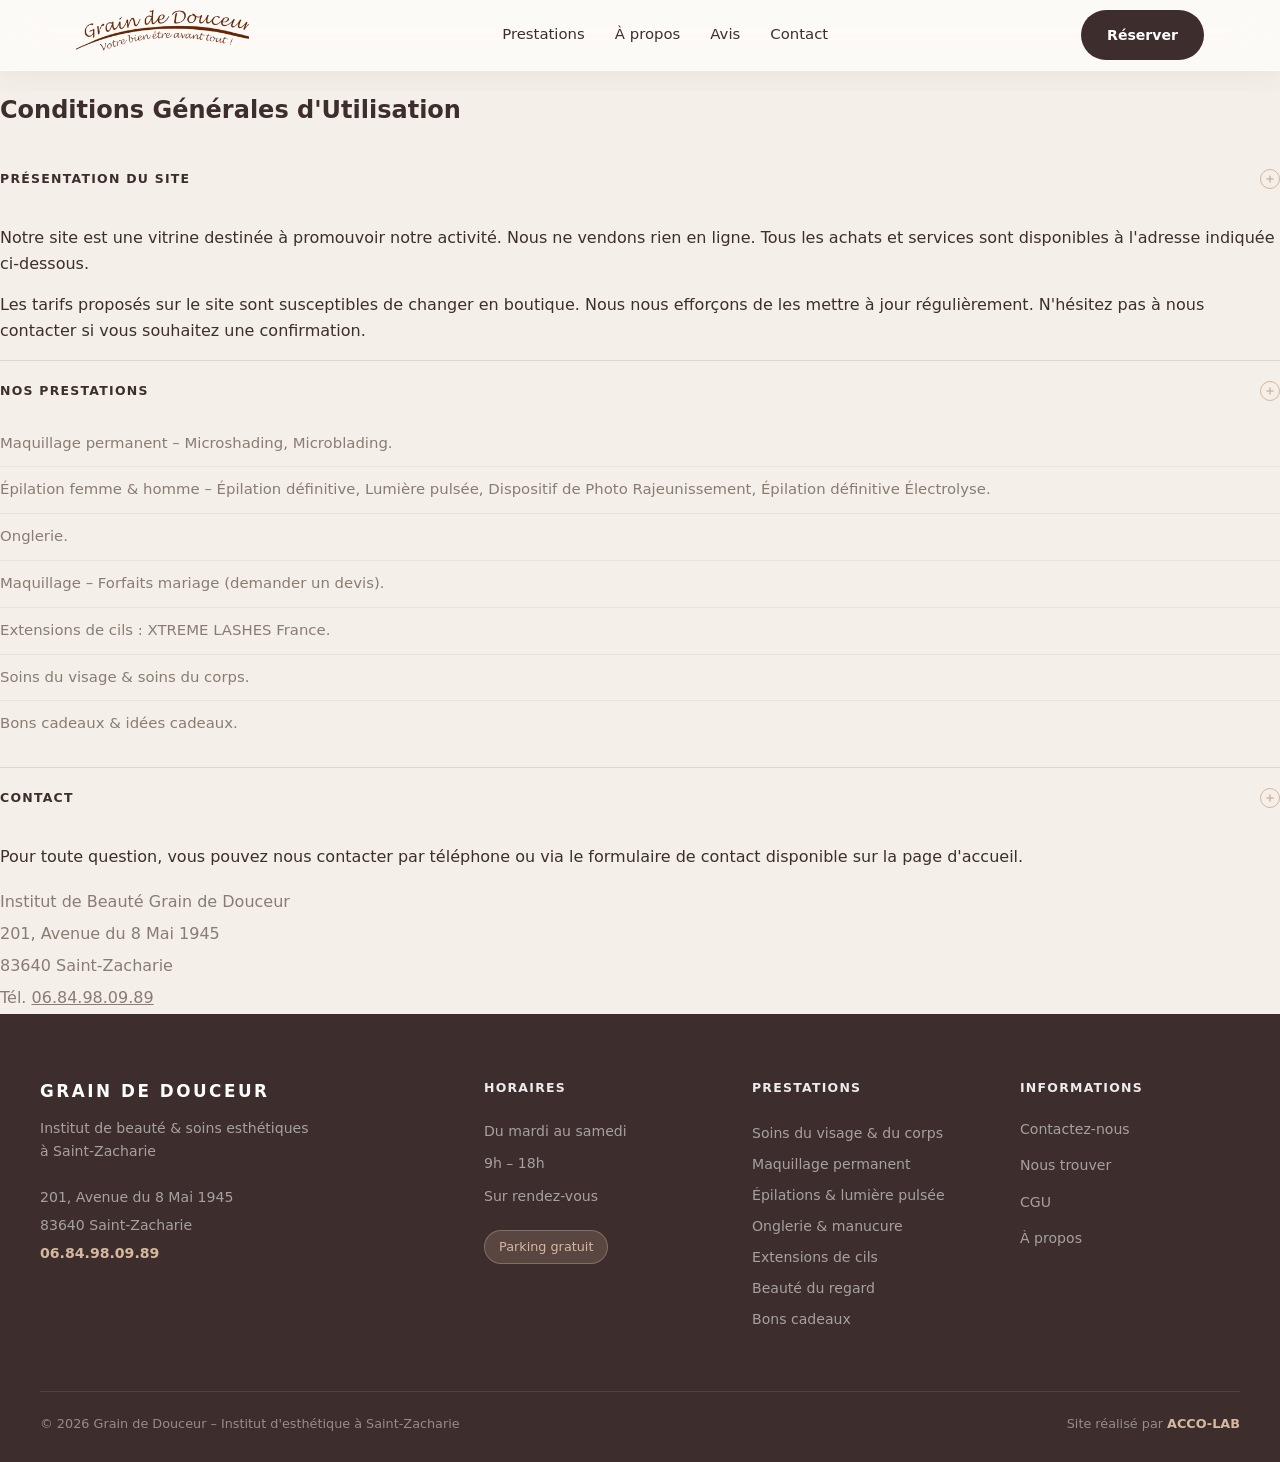
<file: cgu.html>
<!DOCTYPE html>
<html lang="fr">
<head>
  <meta charset="UTF-8" />
  <meta name="viewport" content="width=device-width, initial-scale=1.0" />
  <title>Conditions générales d'utilisation | Grain de Douceur</title>
  <meta name="description" content="Conditions générales d'utilisation du site vitrine de l'Institut Grain de Douceur, Saint-Zacharie (Var).">
  <link rel="icon" type="image/x-icon" href="favicon.ico">
  <link rel="icon" type="image/png" sizes="32x32" href="image/favicon-32.png">
  <link rel="apple-touch-icon" sizes="180x180" href="image/favicon-180.png">
  <link rel="stylesheet" href="styles.css" />
  <link rel="canonical" href="https://graindedouceur.fr/cgu.html">
  <meta property="og:type" content="website">
  <meta property="og:url" content="https://graindedouceur.fr/cgu.html">
  <meta property="og:title" content="Conditions générales d'utilisation | Grain de Douceur">
  <meta property="og:description" content="Conditions générales d'utilisation du site vitrine de l'Institut Grain de Douceur, Saint-Zacharie (Var).">
  <meta property="og:image" content="https://graindedouceur.fr/image/header.webp">
  <meta property="og:image:width" content="1477">
  <meta property="og:image:height" content="1065">
  <meta property="og:locale" content="fr_FR">
  <meta name="twitter:card" content="summary_large_image">
  <meta name="twitter:image" content="https://graindedouceur.fr/image/header.webp">
<script type="application/ld+json">
{
  "@context": "https://schema.org",
  "@type": "BreadcrumbList",
  "itemListElement": [
    {
      "@type": "ListItem",
      "position": 1,
      "name": "Accueil",
      "item": "https://graindedouceur.fr/"
    },
    {
      "@type": "ListItem",
      "position": 2,
      "name": "CGU",
      "item": "https://graindedouceur.fr/cgu.html"
    }
  ]
}
</script>
</head>
<body>
    <header class="topnav">
    <div class="topnav-inner">
      <a href="index.html" class="topnav-logo">
        <img src="image/logo.webp" alt="Grain de Douceur">
      </a>
      <nav class="topnav-links">
        <a href="index.html#prestations">Prestations</a>
        <a href="a-propos.html">À propos</a>
        <a href="index.html#avis">Avis</a>
        <a href="index.html#contact">Contact</a>
      </nav>
      <button class="topnav-burger" aria-label="Menu" aria-expanded="false">
        <span></span><span></span><span></span>
      </button>
      <a href="index.html#contact" class="button topnav-cta">Réserver</a>
    </div>
  </header>

  <main class="page">
    <section class="page-detail">
      <h1>Conditions Générales d'Utilisation</h1>

      <div class="detail-group">
        <strong>Présentation du site</strong>
        <p>
          Notre site est une vitrine destinée à promouvoir notre activité. Nous ne vendons rien en ligne.
          Tous les achats et services sont disponibles à l'adresse indiquée ci-dessous.
        </p>
        <p>
          Les tarifs proposés sur le site sont susceptibles de changer en boutique. Nous nous efforçons
          de les mettre à jour régulièrement. N'hésitez pas à nous contacter si vous souhaitez une confirmation.
        </p>
      </div>

      <div class="detail-group">
        <strong>Nos prestations</strong>
        <ul>
          <li>Maquillage permanent – Microshading, Microblading.</li>
          <li>Épilation femme & homme – Épilation définitive, Lumière pulsée, Dispositif de Photo Rajeunissement, Épilation définitive Électrolyse.</li>
          <li>Onglerie.</li>
          <li>Maquillage – Forfaits mariage (demander un devis).</li>
          <li>Extensions de cils : XTREME LASHES France.</li>
          <li>Soins du visage & soins du corps.</li>
          <li>Bons cadeaux & idées cadeaux.</li>
        </ul>
      </div>

      <div class="detail-group">
        <strong>Contact</strong>
        <p>Pour toute question, vous pouvez nous contacter par téléphone ou via le formulaire de contact disponible sur la page d'accueil.</p>
        <address style="font-style:normal; line-height:2; color: var(--muted);">
          Institut de Beauté Grain de Douceur<br>
          201, Avenue du 8 Mai 1945<br>
          83640 Saint-Zacharie<br>
          Tél. <a href="tel:+33684980989" style="color:inherit">06.84.98.09.89</a>
        </address>
      </div>
    </section>
  </main>

  <footer class="footer-main">
    <div class="footer-inner">
      <div class="footer-brand">
        <span class="footer-logo">Grain de Douceur</span>
        <p>Institut de beauté & soins esthétiques<br>à Saint-Zacharie</p>
        <address>
          201, Avenue du 8 Mai 1945<br>
          83640 Saint-Zacharie<br>
          <a href="tel:+33684980989">06.84.98.09.89</a>
        </address>
      </div>
      <div class="footer-col">
        <h4>Horaires</h4>
        <p>Du mardi au samedi</p>
        <p>9h – 18h</p>
        <p>Sur rendez-vous</p>
        <span class="footer-parking">Parking gratuit</span>
      </div>
      <div class="footer-col">
        <h4>Prestations</h4>
        <ul>
          <li>Soins du visage & du corps</li>
          <li>Maquillage permanent</li>
          <li>Épilations & lumière pulsée</li>
          <li>Onglerie & manucure</li>
          <li>Extensions de cils</li>
          <li>Beauté du regard</li>
          <li>Bons cadeaux</li>
        </ul>
      </div>
      <div class="footer-col">
        <h4>Informations</h4>
        <nav class="footer-links">
          <a href="index.html#contact">Contactez-nous</a>
          <a href="index.html#contact">Nous trouver</a>
          <a href="cgu.html">CGU</a>
          <a href="a-propos.html">À propos</a>
        </nav>
      </div>
    </div>
    <div class="footer-bottom">
      <span>© 2026 Grain de Douceur – Institut d'esthétique à Saint-Zacharie</span>
      <span>Site réalisé par <a href="https://acco-lab.fr/" target="_blank" rel="noopener noreferrer">ACCO-LAB</a></span>
    </div>
  </footer>
<script src="nav.js"></script>
</body>
</html>
</file>
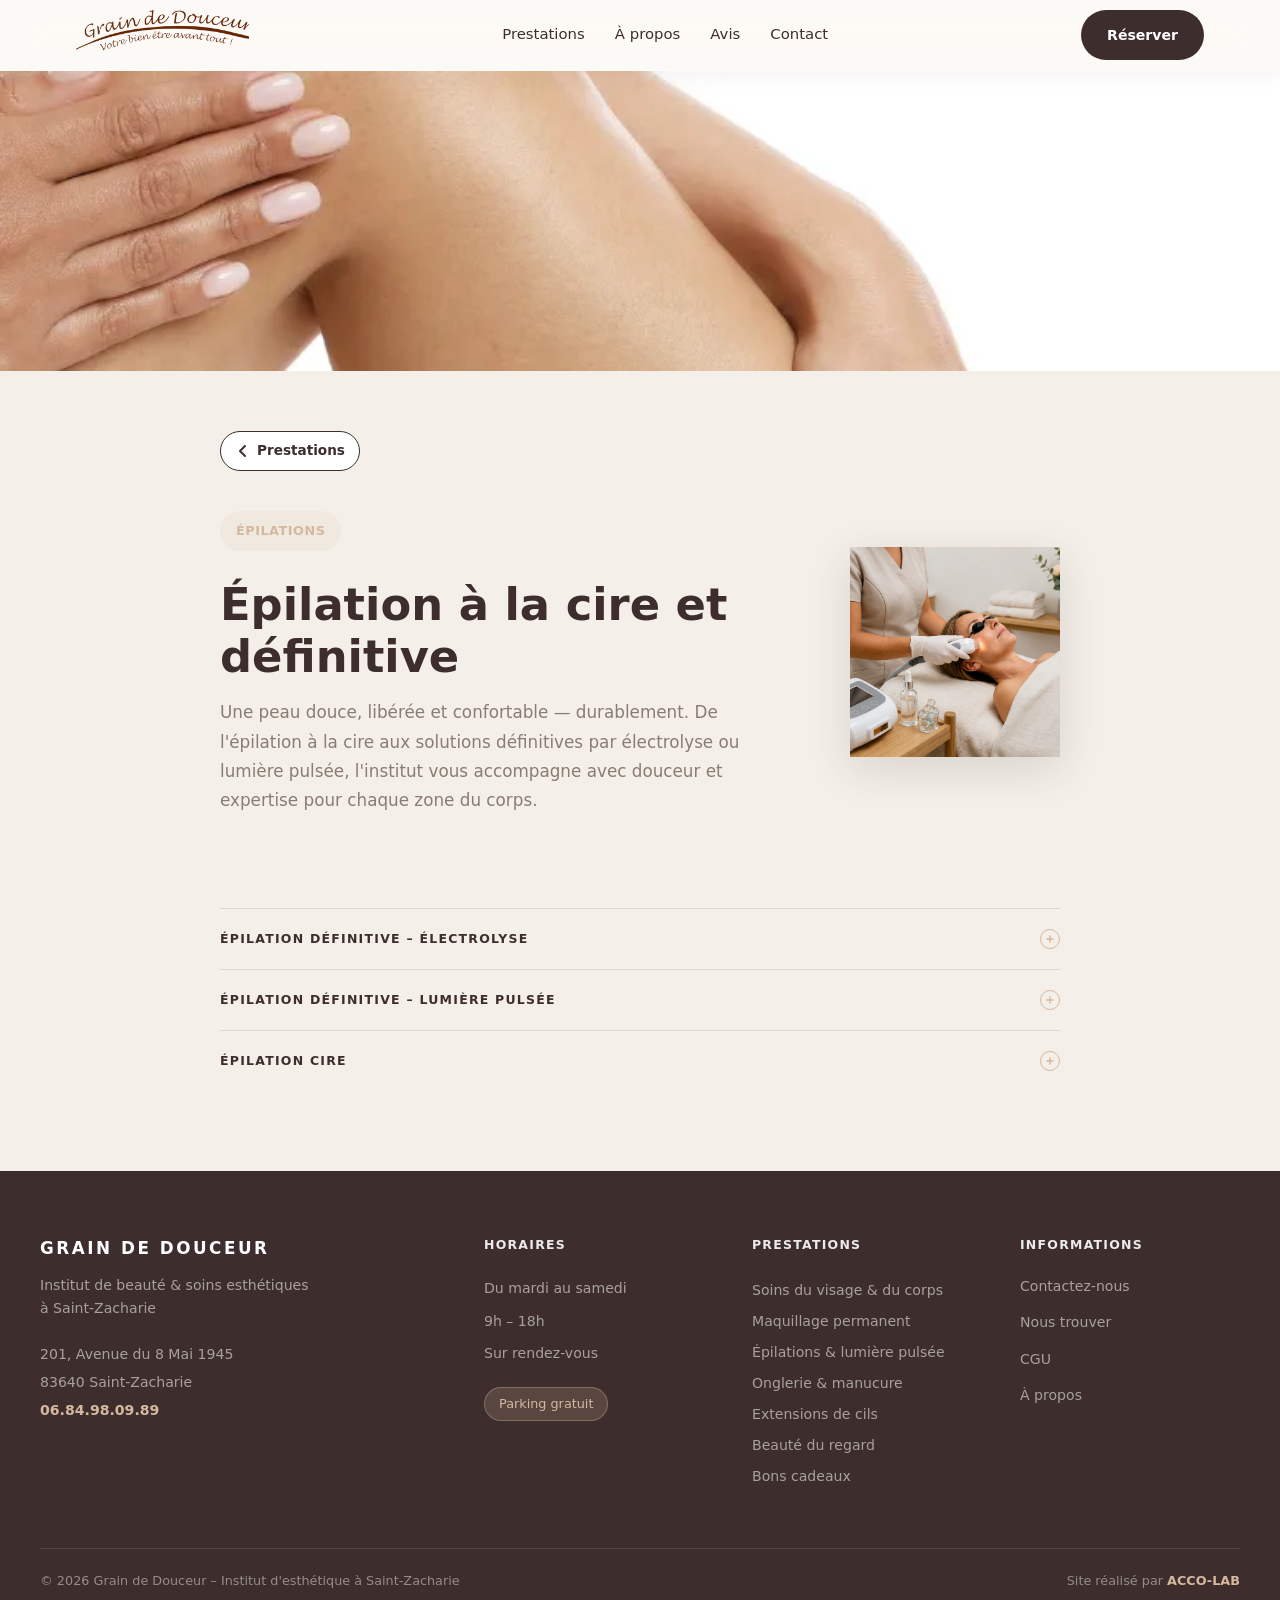
<file: epilation-cire-et-definitive.html>
<!DOCTYPE html>
<html lang="fr">
<head>
  <meta charset="UTF-8" />
  <meta name="viewport" content="width=device-width, initial-scale=1.0" />
  <title>Épilation cire et lumière pulsée — Grain de Douceur</title>
  <meta name="description" content="Épilation à la cire, lumière pulsée (offre SO/NICE) et électrolyse à Saint-Zacharie. Institut Grain de Douceur, 201 av. du 8 Mai 1945. Rdv mardi–samedi.">
  <link rel="icon" type="image/x-icon" href="favicon.ico">
  <link rel="icon" type="image/png" sizes="32x32" href="image/favicon-32.png">
  <link rel="apple-touch-icon" sizes="180x180" href="image/favicon-180.png">
  <link rel="stylesheet" href="styles.css" />
  <link rel="canonical" href="https://graindedouceur.fr/epilation-cire-et-definitive.html">
  <meta property="og:type" content="website">
  <meta property="og:url" content="https://graindedouceur.fr/epilation-cire-et-definitive.html">
  <meta property="og:title" content="Épilation cire et lumière pulsée — Grain de Douceur">
  <meta property="og:description" content="Épilation à la cire, lumière pulsée (offre SO/NICE) et électrolyse à Saint-Zacharie. Institut Grain de Douceur, 201 av. du 8 Mai 1945. Rdv mardi–samedi.">
  <meta property="og:image" content="https://graindedouceur.fr/image/header.webp">
  <meta property="og:image:width" content="1477">
  <meta property="og:image:height" content="1065">
  <meta property="og:locale" content="fr_FR">
  <meta name="twitter:card" content="summary_large_image">
  <meta name="twitter:image" content="https://graindedouceur.fr/image/header.webp">
<script type="application/ld+json">
{
  "@context": "https://schema.org",
  "@type": "BreadcrumbList",
  "itemListElement": [
    {
      "@type": "ListItem",
      "position": 1,
      "name": "Accueil",
      "item": "https://graindedouceur.fr/"
    },
    {
      "@type": "ListItem",
      "position": 2,
      "name": "Prestations",
      "item": "https://graindedouceur.fr/#prestations"
    },
    {
      "@type": "ListItem",
      "position": 3,
      "name": "Épilation cire et définitive",
      "item": "https://graindedouceur.fr/epilation-cire-et-definitive.html"
    }
  ]
}
</script>
</head>
<body>
    <header class="topnav">
    <div class="topnav-inner">
      <a href="index.html" class="topnav-logo">
        <img src="image/logo.webp" alt="Grain de Douceur">
      </a>
      <nav class="topnav-links">
        <a href="index.html#prestations">Prestations</a>
        <a href="a-propos.html">À propos</a>
        <a href="index.html#avis">Avis</a>
        <a href="index.html#contact">Contact</a>
      </nav>
      <button class="topnav-burger" aria-label="Menu" aria-expanded="false">
        <span></span><span></span><span></span>
      </button>
      <a href="index.html#contact" class="button topnav-cta">Réserver</a>
    </div>
  </header>

  <main>
    <section class="page-detail">
      <div class="page-detail-hero">
        <img src="image/Presta1/epilationbaniere.webp" alt="Épilations">
      </div>
      <div class="page-detail-content">
      <a href="index.html#prestations" class="back-link"><svg width="16" height="16" viewBox="0 0 16 16" fill="none"><path d="M10 3L5 8l5 5" stroke="currentColor" stroke-width="2" stroke-linecap="round" stroke-linejoin="round"/></svg> Prestations</a>
      <div class="page-content-row">
        <div class="page-content-main">
      <span class="section-label" style="color:var(--accent);background:rgba(213,184,158,0.12);">Épilations</span>
      <h1>Épilation à la cire et définitive</h1>
      <p class="page-intro">Une peau douce, libérée et confortable — durablement. De l'épilation à la cire aux solutions définitives par électrolyse ou lumière pulsée, l'institut vous accompagne avec douceur et expertise pour chaque zone du corps.</p>
        </div>
        <div class="page-side-photo">
          <img src="image/photocote/epilations.webp" alt="Épilations" loading="lazy">
        </div>
      </div>

      <div class="detail-group">
        <h2>Épilation définitive – Électrolyse</h2>
        <ul>
          <li>15 min — <span class="price">45€</span></li>
          <li>30 min — <span class="price">75€</span></li>
          <li>45 min — <span class="price">115€</span></li>
          <li>60 min — <span class="price">150€</span></li>
        </ul>
        <div class="brand-credit"><span>Notre gamme provient de</span><img src="image/logomarque/depilerlogo.jpg" alt="Dépiler Expert" loading="lazy"></div>
      </div>
      <div class="detail-group">
        <h2>Épilation définitive – Lumière pulsée</h2>
        <p class="detail-note">Formule « SO/NICE » : 3 zones achetées = –15 %</p>
        <table class="price-table">
          <thead><tr><th>Zone</th><th>Séance</th><th>Forfait</th></tr></thead>
          <tbody>
            <tr><td>Aisselles</td><td>49€</td><td>290€</td></tr>
            <tr><td>Maillot échancré</td><td>80€</td><td>540€</td></tr>
            <tr><td>Maillot intégral</td><td>100€</td><td>680€</td></tr>
            <tr><td>Demi-jambes ou cuisses femme</td><td>140€</td><td>950€</td></tr>
            <tr><td>Demi-jambes homme</td><td>180€</td><td>1 260€</td></tr>
            <tr><td>Jambes complètes femme</td><td>200€</td><td>1 300€</td></tr>
            <tr><td>Jambes complètes homme</td><td>260€</td><td>1 800€</td></tr>
            <tr><td>Petite zone</td><td>32€</td><td>199€</td></tr>
            <tr><td>Dos</td><td>190€</td><td>1 290€</td></tr>
            <tr><td>Torse</td><td>120€</td><td>800€</td></tr>
            <tr><td>Ventre</td><td>70€</td><td>470€</td></tr>
            <tr><td>Fesses</td><td>90€</td><td>600€</td></tr>
            <tr><td>Demi-bras</td><td>79€</td><td>530€</td></tr>
            <tr><td>Bras</td><td>120€</td><td>800€</td></tr>
            <tr><td>Nuque ou cou</td><td>42€</td><td>279€</td></tr>
            <tr><td>Épaules</td><td>60€</td><td>405€</td></tr>
            <tr><td>Mains</td><td>40€</td><td>280€</td></tr>
            <tr><td>Barbe</td><td>80€</td><td>560€</td></tr>
          </tbody>
        </table>
        <div class="brand-credit"><span>Notre gamme provient de</span><img src="image/logomarque/logoformatlight.jpg" alt="Formalight" loading="lazy"></div>
      </div>
      <div class="detail-group">
        <h2>Épilation cire</h2>
        <table class="price-table">
          <thead><tr><th>Zone</th><th>Tarif</th></tr></thead>
          <tbody>
            <tr><td>Nez ou oreilles</td><td>5€</td></tr>
            <tr><td>Sourcils</td><td>7€</td></tr>
            <tr><td>Duvet ou menton ou joues</td><td>5€</td></tr>
            <tr><td>Visage</td><td>20€</td></tr>
            <tr><td>Demi-bras</td><td>13€</td></tr>
            <tr><td>Bras complets</td><td>23€</td></tr>
            <tr><td>Aisselles</td><td>13€</td></tr>
            <tr><td>Maillot string</td><td>15€</td></tr>
            <tr><td>Maillot intégral</td><td>23€</td></tr>
            <tr><td>Inter-fessiers</td><td>10€</td></tr>
            <tr><td>Cuisses</td><td>15€</td></tr>
            <tr><td>Demi-jambes</td><td>18€</td></tr>
            <tr><td>Jambes complètes</td><td>28€</td></tr>
            <tr><td>Dos ou torse</td><td>25€</td></tr>
            <tr><td>Fesses</td><td>15€</td></tr>
            <tr><td>Forfait corps homme</td><td>140€</td></tr>
          </tbody>
        </table>
        <div class="brand-credit"><span>Notre gamme provient de</span><img src="image/logomarque/peronrigotlogo.jpg" alt="Perron Rigot" loading="lazy"></div>
      </div>
    </div>
    </section>
  </main>

  <footer class="footer-main">
    <div class="footer-inner">
      <div class="footer-brand">
        <span class="footer-logo">Grain de Douceur</span>
        <p>Institut de beauté & soins esthétiques<br>à Saint-Zacharie</p>
        <address>
          201, Avenue du 8 Mai 1945<br>
          83640 Saint-Zacharie<br>
          <a href="tel:+33684980989">06.84.98.09.89</a>
        </address>
      </div>
      <div class="footer-col">
        <h4>Horaires</h4>
        <p>Du mardi au samedi</p>
        <p>9h – 18h</p>
        <p>Sur rendez-vous</p>
        <span class="footer-parking">Parking gratuit</span>
      </div>
      <div class="footer-col">
        <h4>Prestations</h4>
        <ul>
          <li>Soins du visage & du corps</li>
          <li>Maquillage permanent</li>
          <li>Épilations & lumière pulsée</li>
          <li>Onglerie & manucure</li>
          <li>Extensions de cils</li>
          <li>Beauté du regard</li>
          <li>Bons cadeaux</li>
        </ul>
      </div>
      <div class="footer-col">
        <h4>Informations</h4>
        <nav class="footer-links">
          <a href="index.html#contact">Contactez-nous</a>
          <a href="index.html#contact">Nous trouver</a>
          <a href="cgu.html">CGU</a>
          <a href="a-propos.html">À propos</a>
        </nav>
      </div>
    </div>
    <div class="footer-bottom">
      <span>© 2026 Grain de Douceur – Institut d'esthétique à Saint-Zacharie</span>
      <span>Site réalisé par <a href="https://acco-lab.fr/" target="_blank" rel="noopener noreferrer">ACCO-LAB</a></span>
    </div>
  </footer>
<script src="presta.js"></script>
<script src="nav.js"></script>
</body>
</html>
</file>
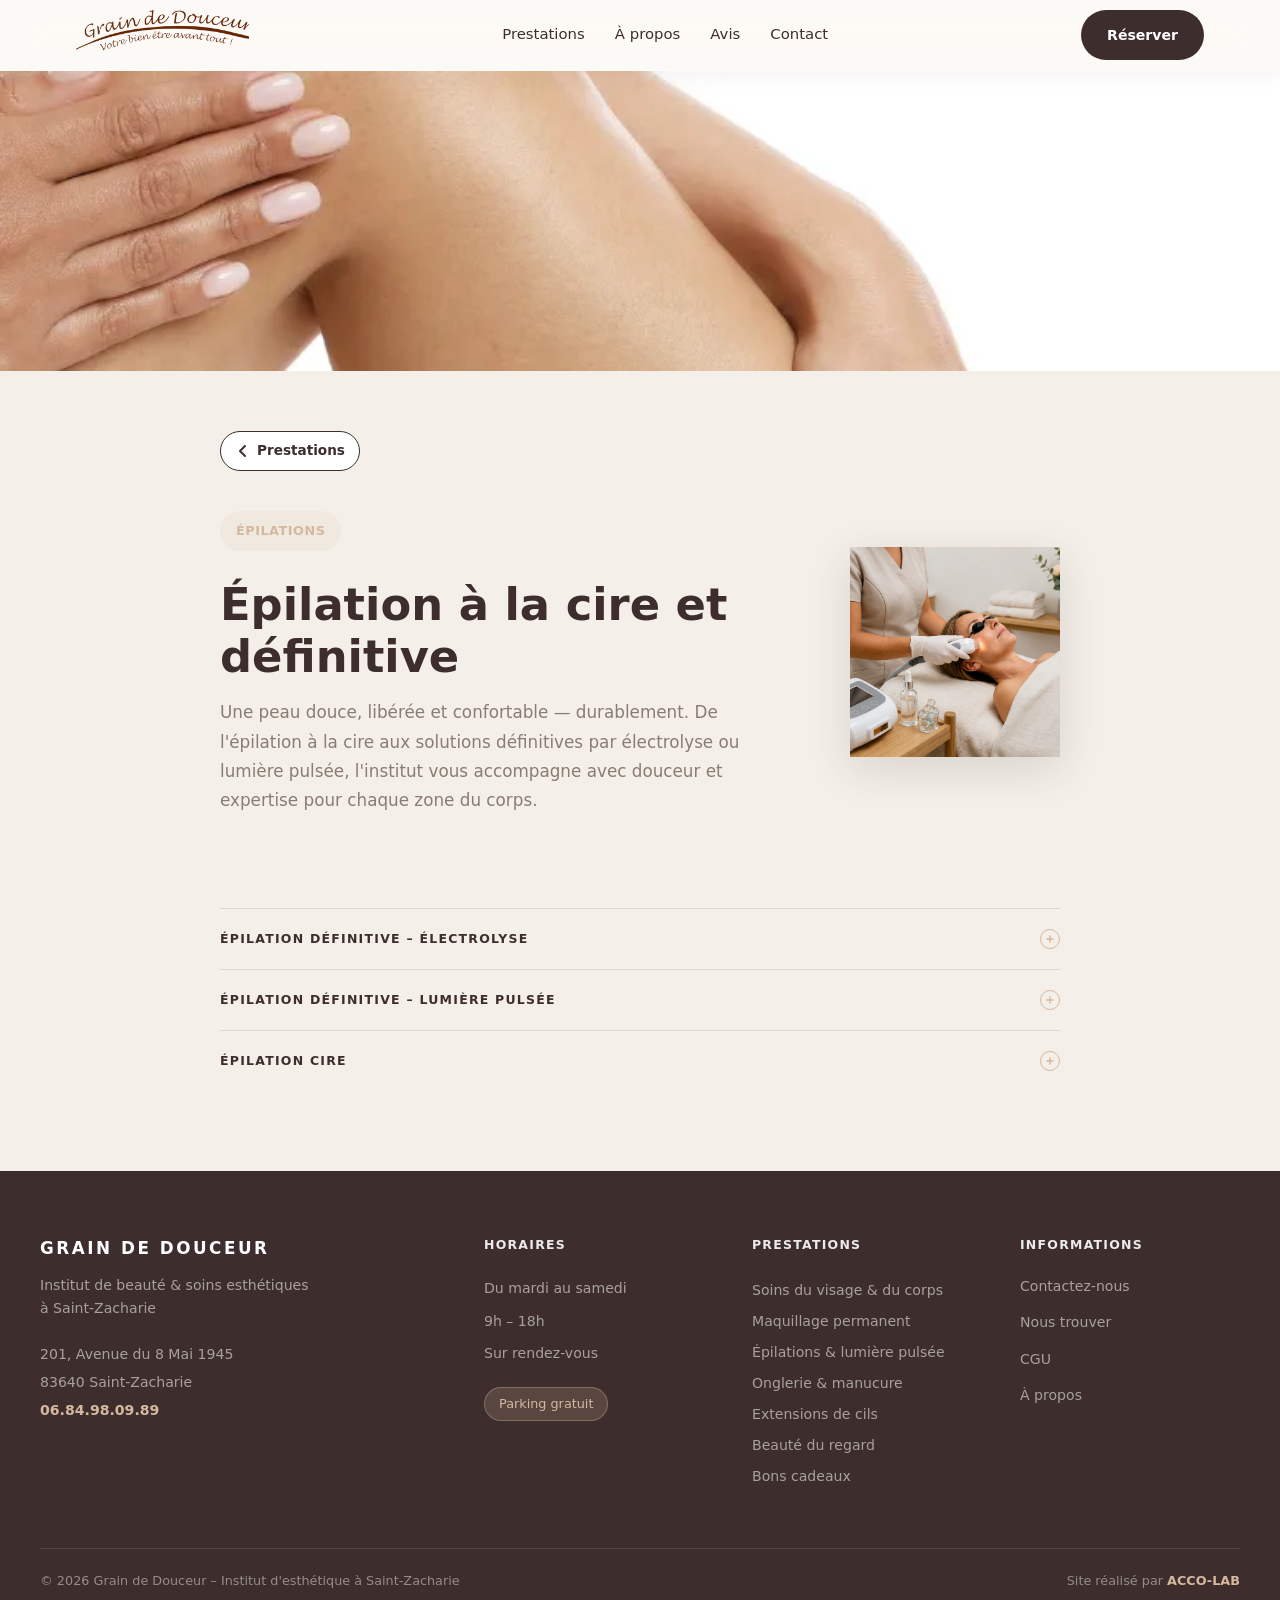
<file: epilations-cire-jetableepilation-definitive-lumiere-pulsee.html>
<!DOCTYPE html>
<html lang="fr">
<head>
  <meta charset="UTF-8" />
  <meta name="viewport" content="width=device-width, initial-scale=1.0" />
  <title>Épilation à la cire et définitive - Grain de Douceur</title>
  <link rel="icon" type="image/x-icon" href="favicon.ico">
  <link rel="icon" type="image/png" sizes="32x32" href="image/favicon-32.png">
  <link rel="apple-touch-icon" sizes="180x180" href="image/favicon-180.png">
  <link rel="stylesheet" href="styles.css" />
</head>
<body>
    <header class="topnav">
    <div class="topnav-inner">
      <a href="index.html" class="topnav-logo">
        <img src="image/logo.webp" alt="Grain de Douceur">
      </a>
      <nav class="topnav-links">
        <a href="index.html#prestations">Prestations</a>
        <a href="a-propos.html">À propos</a>
        <a href="index.html#avis">Avis</a>
        <a href="index.html#contact">Contact</a>
      </nav>
      <button class="topnav-burger" aria-label="Menu" aria-expanded="false">
        <span></span><span></span><span></span>
      </button>
      <a href="index.html#contact" class="button topnav-cta">Réserver</a>
    </div>
  </header>

  <main>
    <section class="page-detail">
      <div class="page-detail-hero">
        <img src="image/Presta1/epilationbaniere.webp" alt="Épilations">
      </div>
      <div class="page-detail-content">
      <a href="index.html#prestations" class="back-link"><svg width="16" height="16" viewBox="0 0 16 16" fill="none"><path d="M10 3L5 8l5 5" stroke="currentColor" stroke-width="2" stroke-linecap="round" stroke-linejoin="round"/></svg> Prestations</a>
      <div class="page-content-row">
        <div class="page-content-main">
      <span class="section-label" style="color:var(--accent);background:rgba(213,184,158,0.12);">Épilations</span>
      <h1>Épilation à la cire et définitive</h1>
      <p class="page-intro">Une peau douce, libérée et confortable — durablement. De l'épilation à la cire aux solutions définitives par électrolyse ou lumière pulsée, l'institut vous accompagne avec douceur et expertise pour chaque zone du corps.</p>
        </div>
        <div class="page-side-photo">
          <img src="image/photocote/epilations.webp" alt="Épilations">
        </div>
      </div>

      <div class="detail-group">
        <strong>Épilation définitive – Électrolyse</strong>
        <ul>
          <li>15 min — <span class="price">45€</span></li>
          <li>30 min — <span class="price">75€</span></li>
          <li>45 min — <span class="price">115€</span></li>
          <li>60 min — <span class="price">150€</span></li>
        </ul>
        <div class="brand-credit"><span>Notre gamme provient de</span><img src="image/logomarque/depilerlogo.jpg" alt="Dépiler Expert"></div>
      </div>
      <div class="detail-group">
        <strong>Épilation définitive – Lumière pulsée</strong>
        <p class="detail-note">Formule « SO/NICE » : 3 zones achetées = –15 %</p>
        <table class="price-table">
          <thead><tr><th>Zone</th><th>Séance</th><th>Forfait</th></tr></thead>
          <tbody>
            <tr><td>Aisselles</td><td>49€</td><td>290€</td></tr>
            <tr><td>Maillot échancré</td><td>80€</td><td>540€</td></tr>
            <tr><td>Maillot intégral</td><td>100€</td><td>680€</td></tr>
            <tr><td>Demi-jambes ou cuisses femme</td><td>140€</td><td>950€</td></tr>
            <tr><td>Demi-jambes homme</td><td>180€</td><td>1 260€</td></tr>
            <tr><td>Jambes complètes femme</td><td>200€</td><td>1 300€</td></tr>
            <tr><td>Jambes complètes homme</td><td>260€</td><td>1 800€</td></tr>
            <tr><td>Petite zone</td><td>32€</td><td>199€</td></tr>
            <tr><td>Dos</td><td>190€</td><td>1 290€</td></tr>
            <tr><td>Torse</td><td>120€</td><td>800€</td></tr>
            <tr><td>Ventre</td><td>70€</td><td>470€</td></tr>
            <tr><td>Fesses</td><td>90€</td><td>600€</td></tr>
            <tr><td>Demi-bras</td><td>79€</td><td>530€</td></tr>
            <tr><td>Bras</td><td>120€</td><td>800€</td></tr>
            <tr><td>Nuque ou cou</td><td>42€</td><td>279€</td></tr>
            <tr><td>Épaules</td><td>60€</td><td>405€</td></tr>
            <tr><td>Mains</td><td>40€</td><td>280€</td></tr>
            <tr><td>Barbe</td><td>80€</td><td>560€</td></tr>
          </tbody>
        </table>
        <div class="brand-credit"><span>Notre gamme provient de</span><img src="image/logomarque/logoformatlight.jpg" alt="Formalight"></div>
      </div>
      <div class="detail-group">
        <strong>Épilation cire</strong>
        <table class="price-table">
          <thead><tr><th>Zone</th><th>Tarif</th></tr></thead>
          <tbody>
            <tr><td>Nez ou oreilles</td><td>5€</td></tr>
            <tr><td>Sourcils</td><td>7€</td></tr>
            <tr><td>Duvet ou menton ou joues</td><td>5€</td></tr>
            <tr><td>Visage</td><td>20€</td></tr>
            <tr><td>Demi-bras</td><td>13€</td></tr>
            <tr><td>Bras complets</td><td>23€</td></tr>
            <tr><td>Aisselles</td><td>13€</td></tr>
            <tr><td>Maillot string</td><td>15€</td></tr>
            <tr><td>Maillot intégral</td><td>23€</td></tr>
            <tr><td>Inter-fessiers</td><td>10€</td></tr>
            <tr><td>Cuisses</td><td>15€</td></tr>
            <tr><td>Demi-jambes</td><td>18€</td></tr>
            <tr><td>Jambes complètes</td><td>28€</td></tr>
            <tr><td>Dos ou torse</td><td>25€</td></tr>
            <tr><td>Fesses</td><td>15€</td></tr>
            <tr><td>Forfait corps homme</td><td>140€</td></tr>
          </tbody>
        </table>
        <div class="brand-credit"><span>Notre gamme provient de</span><img src="image/logomarque/peronrigotlogo.jpg" alt="Perron Rigot"></div>
      </div>
    </div>
    </section>
  </main>

  <footer class="footer-main">
    <div class="footer-inner">
      <div class="footer-brand">
        <span class="footer-logo">Grain de Douceur</span>
        <p>Institut de beauté & soins esthétiques<br>à Saint-Zacharie</p>
        <address>
          201, Avenue du 8 Mai 1945<br>
          83640 Saint-Zacharie<br>
          <a href="tel:+33684980989">06.84.98.09.89</a>
        </address>
      </div>
      <div class="footer-col">
        <h4>Horaires</h4>
        <p>Du mardi au samedi</p>
        <p>9h – 18h</p>
        <p>Sur rendez-vous</p>
        <span class="footer-parking">Parking gratuit</span>
      </div>
      <div class="footer-col">
        <h4>Prestations</h4>
        <ul>
          <li>Soins du visage & du corps</li>
          <li>Maquillage permanent</li>
          <li>Épilations & lumière pulsée</li>
          <li>Onglerie & manucure</li>
          <li>Extensions de cils</li>
          <li>Beauté du regard</li>
          <li>Bons cadeaux</li>
        </ul>
      </div>
      <div class="footer-col">
        <h4>Informations</h4>
        <nav class="footer-links">
          <a href="index.html#contact">Contactez-nous</a>
          <a href="index.html#contact">Nous trouver</a>
          <a href="cgu.html">CGU</a>
          <a href="a-propos.html">À propos</a>
        </nav>
      </div>
    </div>
    <div class="footer-bottom">
      <span>© 2026 Grain de Douceur – Institut d'esthétique à Saint-Zacharie</span>
      <span>Site réalisé par <a href="https://acco-lab.fr/" target="_blank" rel="noopener noreferrer">ACCO-LAB</a></span>
    </div>
  </footer>
<script src="presta.js"></script>
<script src="nav.js"></script>
</body>
</html>
</file>
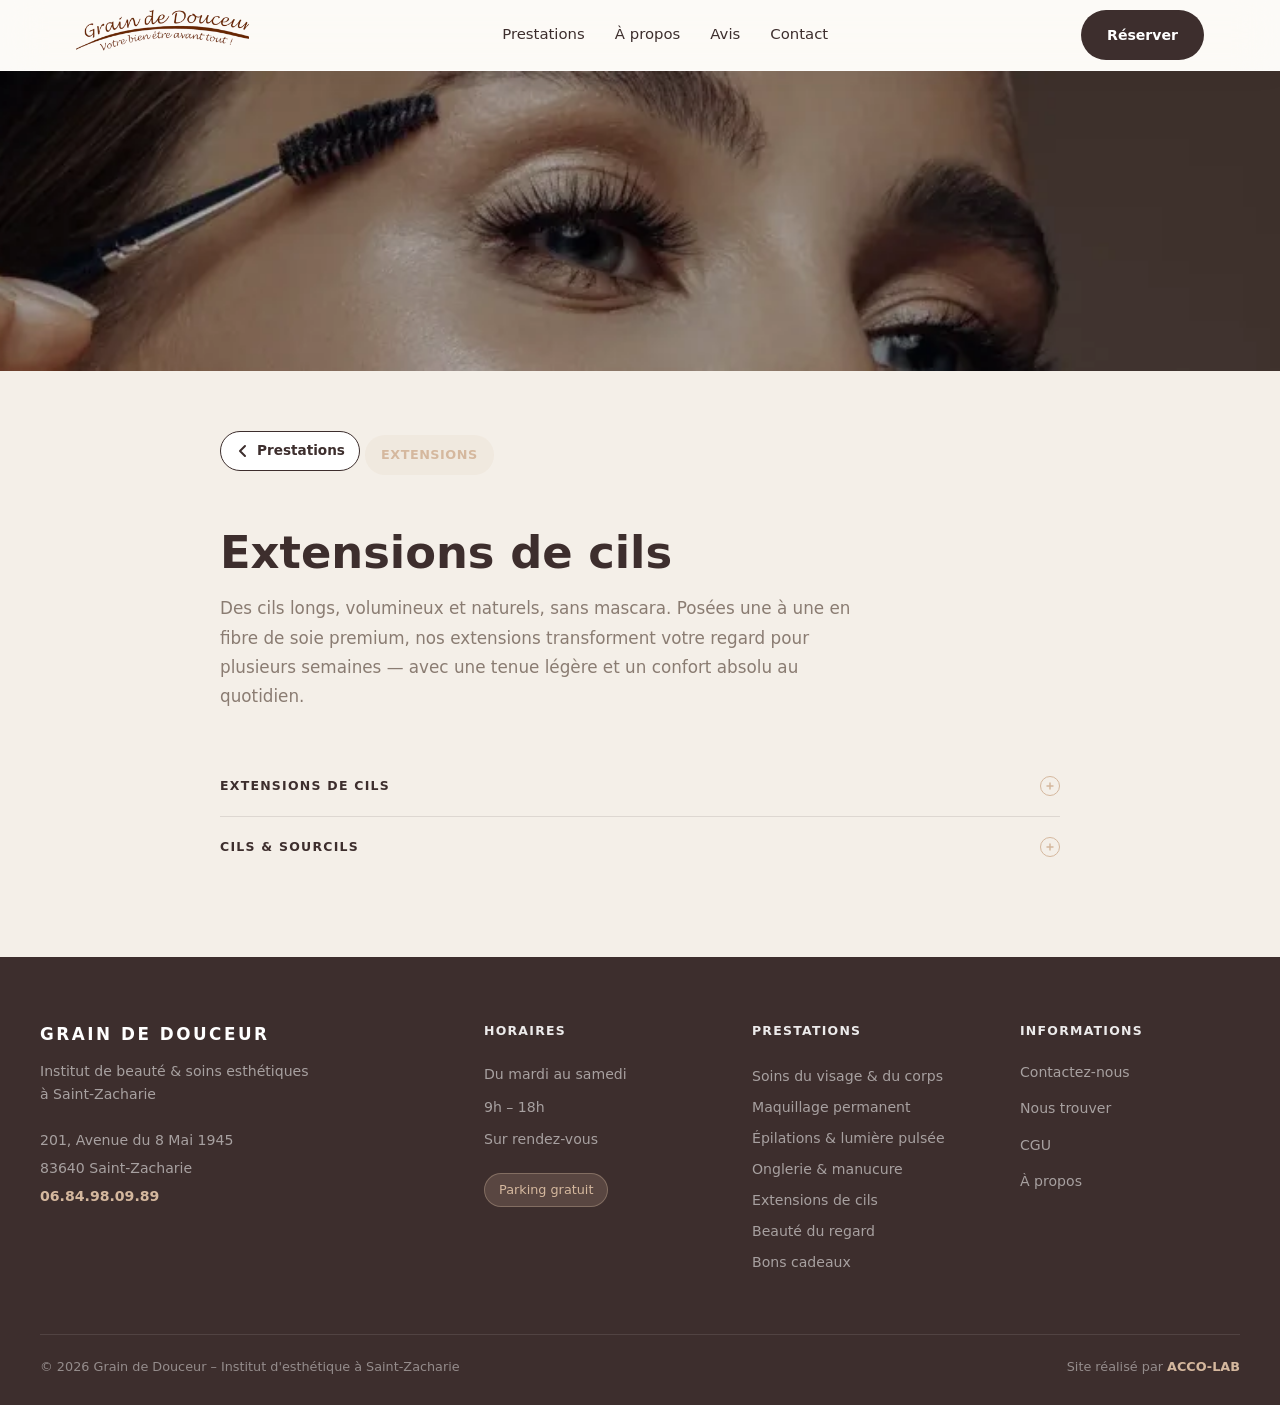
<file: extensions-de-cils.html>
<!DOCTYPE html>
<html lang="fr">
<head>
  <meta charset="UTF-8" />
  <meta name="viewport" content="width=device-width, initial-scale=1.0" />
  <title>Extensions de cils à Saint-Zacharie | Grain de Douceur</title>
  <meta name="description" content="Pose d'extensions de cils volume russe, design glamour et mixte à Saint-Zacharie. Gamme Xtreme Lashes. Retouche à partir de 50€. Institut Grain de Douceur.">
  <link rel="icon" type="image/x-icon" href="favicon.ico">
  <link rel="icon" type="image/png" sizes="32x32" href="image/favicon-32.png">
  <link rel="apple-touch-icon" sizes="180x180" href="image/favicon-180.png">
  <link rel="stylesheet" href="styles.css" />
  <link rel="canonical" href="https://graindedouceur.fr/extensions-de-cils.html">
  <meta property="og:type" content="website">
  <meta property="og:url" content="https://graindedouceur.fr/extensions-de-cils.html">
  <meta property="og:title" content="Extensions de cils à Saint-Zacharie | Grain de Douceur">
  <meta property="og:description" content="Pose d'extensions de cils volume russe, design glamour et mixte à Saint-Zacharie. Gamme Xtreme Lashes. Retouche à partir de 50€. Institut Grain de Douceur.">
  <meta property="og:image" content="https://graindedouceur.fr/image/header.webp">
  <meta property="og:image:width" content="1477">
  <meta property="og:image:height" content="1065">
  <meta property="og:locale" content="fr_FR">
  <meta name="twitter:card" content="summary_large_image">
  <meta name="twitter:image" content="https://graindedouceur.fr/image/header.webp">
<script type="application/ld+json">
{
  "@context": "https://schema.org",
  "@type": "BreadcrumbList",
  "itemListElement": [
    {
      "@type": "ListItem",
      "position": 1,
      "name": "Accueil",
      "item": "https://graindedouceur.fr/"
    },
    {
      "@type": "ListItem",
      "position": 2,
      "name": "Prestations",
      "item": "https://graindedouceur.fr/#prestations"
    },
    {
      "@type": "ListItem",
      "position": 3,
      "name": "Extensions de cils",
      "item": "https://graindedouceur.fr/extensions-de-cils.html"
    }
  ]
}
</script>
</head>
<body>
    <header class="topnav">
    <div class="topnav-inner">
      <a href="index.html" class="topnav-logo">
        <img src="image/logo.webp" alt="Grain de Douceur">
      </a>
      <nav class="topnav-links">
        <a href="index.html#prestations">Prestations</a>
        <a href="a-propos.html">À propos</a>
        <a href="index.html#avis">Avis</a>
        <a href="index.html#contact">Contact</a>
      </nav>
      <button class="topnav-burger" aria-label="Menu" aria-expanded="false">
        <span></span><span></span><span></span>
      </button>
      <a href="index.html#contact" class="button topnav-cta">Réserver</a>
    </div>
  </header>

  <main>
    <section class="page-detail">
      <div class="page-detail-hero">
        <img src="image/Presta1/beauteregardbaniere.webp" alt="Extensions de cils & beauté du regard">
      </div>
      <div class="page-detail-content">
      <a href="index.html#prestations" class="back-link"><svg width="16" height="16" viewBox="0 0 16 16" fill="none"><path d="M10 3L5 8l5 5" stroke="currentColor" stroke-width="2" stroke-linecap="round" stroke-linejoin="round"/></svg> Prestations</a>
      <span class="section-label" style="color:var(--accent);background:rgba(213,184,158,0.12);">Extensions</span>
      <h1>Extensions de cils</h1>
      <p class="page-intro">Des cils longs, volumineux et naturels, sans mascara. Posées une à une en fibre de soie premium, nos extensions transforment votre regard pour plusieurs semaines — avec une tenue légère et un confort absolu au quotidien.</p>

      <div class="detail-group">
        <h2>Extensions de cils</h2>
        <ul>
          <li>Design glamour — <span class="price">175€</span></li>
          <li>Retouche toutes les 3 semaines — <span class="price">50€</span></li>
          <li>Retouche au-delà de 3 semaines — <span class="price">75€</span></li>
        </ul>
      </div>
      <div class="detail-group">
        <h2>Cils &amp; sourcils</h2>
        <ul>
          <li>Coloration des cils — <span class="price">19€</span></li>
          <li>Coloration des sourcils — <span class="price">15€</span></li>
          <li>Forfait coloration cils + sourcils — <span class="price">32€</span></li>
          <li>Rehaussement des cils — <span class="price">50€</span></li>
          <li>Rehaussement des cils + teinture — <span class="price">60€</span></li>
        </ul>
      </div>
    </div>
    </section>
  </main>

  <footer class="footer-main">
    <div class="footer-inner">
      <div class="footer-brand">
        <span class="footer-logo">Grain de Douceur</span>
        <p>Institut de beauté & soins esthétiques<br>à Saint-Zacharie</p>
        <address>
          201, Avenue du 8 Mai 1945<br>
          83640 Saint-Zacharie<br>
          <a href="tel:+33684980989">06.84.98.09.89</a>
        </address>
      </div>
      <div class="footer-col">
        <h4>Horaires</h4>
        <p>Du mardi au samedi</p>
        <p>9h – 18h</p>
        <p>Sur rendez-vous</p>
        <span class="footer-parking">Parking gratuit</span>
      </div>
      <div class="footer-col">
        <h4>Prestations</h4>
        <ul>
          <li>Soins du visage & du corps</li>
          <li>Maquillage permanent</li>
          <li>Épilations & lumière pulsée</li>
          <li>Onglerie & manucure</li>
          <li>Extensions de cils</li>
          <li>Beauté du regard</li>
          <li>Bons cadeaux</li>
        </ul>
      </div>
      <div class="footer-col">
        <h4>Informations</h4>
        <nav class="footer-links">
          <a href="index.html#contact">Contactez-nous</a>
          <a href="index.html#contact">Nous trouver</a>
          <a href="cgu.html">CGU</a>
          <a href="a-propos.html">À propos</a>
        </nav>
      </div>
    </div>
    <div class="footer-bottom">
      <span>© 2026 Grain de Douceur – Institut d'esthétique à Saint-Zacharie</span>
      <span>Site réalisé par <a href="https://acco-lab.fr/" target="_blank" rel="noopener noreferrer">ACCO-LAB</a></span>
    </div>
  </footer>
<script src="presta.js"></script>
<script src="nav.js"></script>
</body>
</html>
</file>
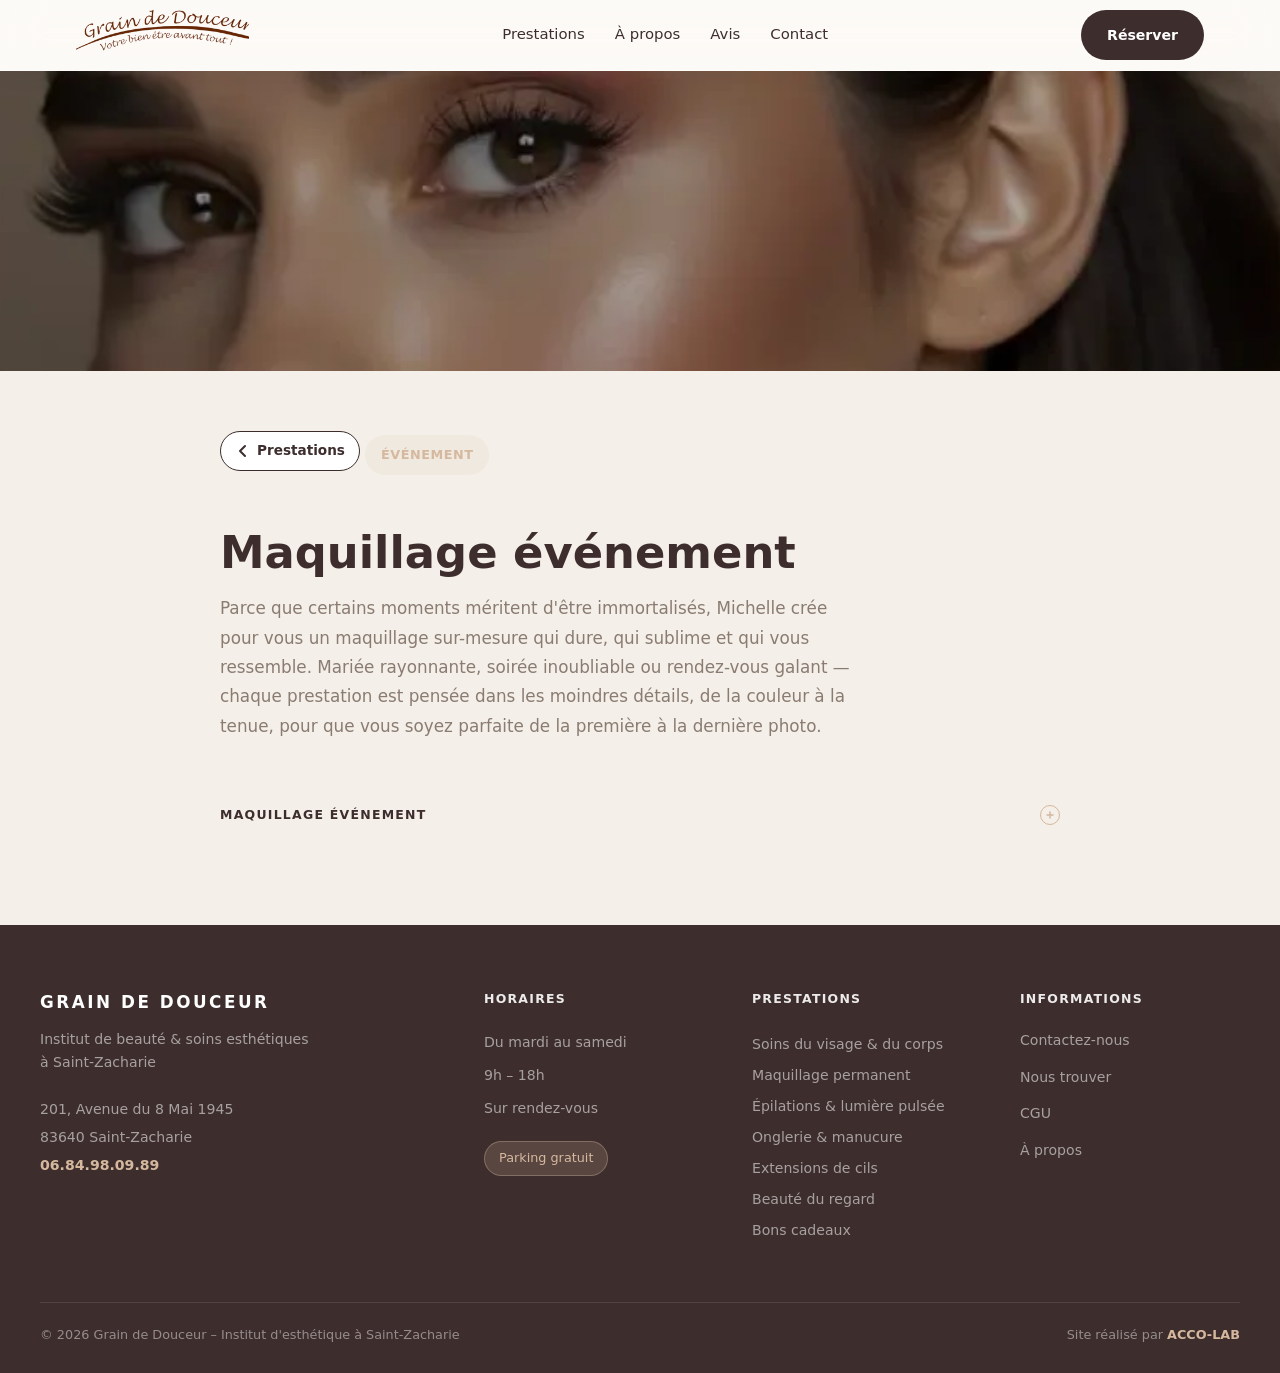
<file: maquillage-evenement.html>
<!DOCTYPE html>
<html lang="fr">
<head>
  <meta charset="UTF-8" />
  <meta name="viewport" content="width=device-width, initial-scale=1.0" />
  <title>Maquillage mariage & événement — Grain de Douceur</title>
  <meta name="description" content="Maquillage jour (35€), soirée (45€) ou mariée avec essai offert (90€). Michelle crée votre maquillage sur-mesure à Saint-Zacharie, Var. Rdv mardi–samedi.">
  <link rel="icon" type="image/x-icon" href="favicon.ico">
  <link rel="icon" type="image/png" sizes="32x32" href="image/favicon-32.png">
  <link rel="apple-touch-icon" sizes="180x180" href="image/favicon-180.png">
  <link rel="stylesheet" href="styles.css" />
  <link rel="canonical" href="https://graindedouceur.fr/maquillage-evenement.html">
  <meta property="og:type" content="website">
  <meta property="og:url" content="https://graindedouceur.fr/maquillage-evenement.html">
  <meta property="og:title" content="Maquillage mariage & événement — Grain de Douceur">
  <meta property="og:description" content="Maquillage jour (35€), soirée (45€) ou mariée avec essai offert (90€). Michelle crée votre maquillage sur-mesure à Saint-Zacharie, Var. Rdv mardi–samedi.">
  <meta property="og:image" content="https://graindedouceur.fr/image/header.webp">
  <meta property="og:image:width" content="1477">
  <meta property="og:image:height" content="1065">
  <meta property="og:locale" content="fr_FR">
  <meta name="twitter:card" content="summary_large_image">
  <meta name="twitter:image" content="https://graindedouceur.fr/image/header.webp">
<script type="application/ld+json">
{
  "@context": "https://schema.org",
  "@type": "BreadcrumbList",
  "itemListElement": [
    {
      "@type": "ListItem",
      "position": 1,
      "name": "Accueil",
      "item": "https://graindedouceur.fr/"
    },
    {
      "@type": "ListItem",
      "position": 2,
      "name": "Prestations",
      "item": "https://graindedouceur.fr/#prestations"
    },
    {
      "@type": "ListItem",
      "position": 3,
      "name": "Maquillage événement",
      "item": "https://graindedouceur.fr/maquillage-evenement.html"
    }
  ]
}
</script>
</head>
<body>
  <header class="topnav">
    <div class="topnav-inner">
      <a href="index.html" class="topnav-logo">
        <img src="image/logo.webp" alt="Grain de Douceur">
      </a>
      <nav class="topnav-links">
        <a href="index.html#prestations">Prestations</a>
        <a href="a-propos.html">À propos</a>
        <a href="index.html#avis">Avis</a>
        <a href="index.html#contact">Contact</a>
      </nav>
      <button class="topnav-burger" aria-label="Menu" aria-expanded="false">
        <span></span><span></span><span></span>
      </button>
      <a href="index.html#contact" class="button topnav-cta">Réserver</a>
    </div>
  </header>

  <main>
    <section class="page-detail">
      <div class="page-detail-hero">
        <img src="image/Presta1/maquillagebaniere.webp" alt="Maquillage événement">
      </div>
      <div class="page-detail-content">
      <a href="index.html#prestations" class="back-link"><svg width="16" height="16" viewBox="0 0 16 16" fill="none"><path d="M10 3L5 8l5 5" stroke="currentColor" stroke-width="2" stroke-linecap="round" stroke-linejoin="round"/></svg> Prestations</a>
      <span class="section-label" style="color:var(--accent);background:rgba(213,184,158,0.12);">Événement</span>
      <h1>Maquillage événement</h1>
      <p class="page-intro">Parce que certains moments méritent d'être immortalisés, Michelle crée pour vous un maquillage sur-mesure qui dure, qui sublime et qui vous ressemble. Mariée rayonnante, soirée inoubliable ou rendez-vous galant — chaque prestation est pensée dans les moindres détails, de la couleur à la tenue, pour que vous soyez parfaite de la première à la dernière photo.</p>

      <div class="detail-group">
        <strong>Maquillage événement</strong>
        <ul>
          <li>Maquillage jour — <span class="price">35€</span></li>
          <li>Maquillage soir — <span class="price">45€</span></li>
          <li>Maquillage mariée (+ 1 essai offert) — <span class="price">90€</span></li>
        </ul>
      </div>
    </div>
    </section>
  </main>

  <footer class="footer-main">
    <div class="footer-inner">
      <div class="footer-brand">
        <span class="footer-logo">Grain de Douceur</span>
        <p>Institut de beauté & soins esthétiques<br>à Saint-Zacharie</p>
        <address>
          201, Avenue du 8 Mai 1945<br>
          83640 Saint-Zacharie<br>
          <a href="tel:+33684980989">06.84.98.09.89</a>
        </address>
      </div>
      <div class="footer-col">
        <h4>Horaires</h4>
        <p>Du mardi au samedi</p>
        <p>9h – 18h</p>
        <p>Sur rendez-vous</p>
        <span class="footer-parking">Parking gratuit</span>
      </div>
      <div class="footer-col">
        <h4>Prestations</h4>
        <ul>
          <li>Soins du visage & du corps</li>
          <li>Maquillage permanent</li>
          <li>Épilations & lumière pulsée</li>
          <li>Onglerie & manucure</li>
          <li>Extensions de cils</li>
          <li>Beauté du regard</li>
          <li>Bons cadeaux</li>
        </ul>
      </div>
      <div class="footer-col">
        <h4>Informations</h4>
        <nav class="footer-links">
          <a href="index.html#contact">Contactez-nous</a>
          <a href="index.html#contact">Nous trouver</a>
          <a href="cgu.html">CGU</a>
          <a href="a-propos.html">À propos</a>
        </nav>
      </div>
    </div>
    <div class="footer-bottom">
      <span>© 2026 Grain de Douceur – Institut d'esthétique à Saint-Zacharie</span>
      <span>Site réalisé par <a href="https://acco-lab.fr/" target="_blank" rel="noopener noreferrer">ACCO-LAB</a></span>
    </div>
  </footer>
<script src="presta.js"></script>
<script src="nav.js"></script>
</body>
</html>
</file>
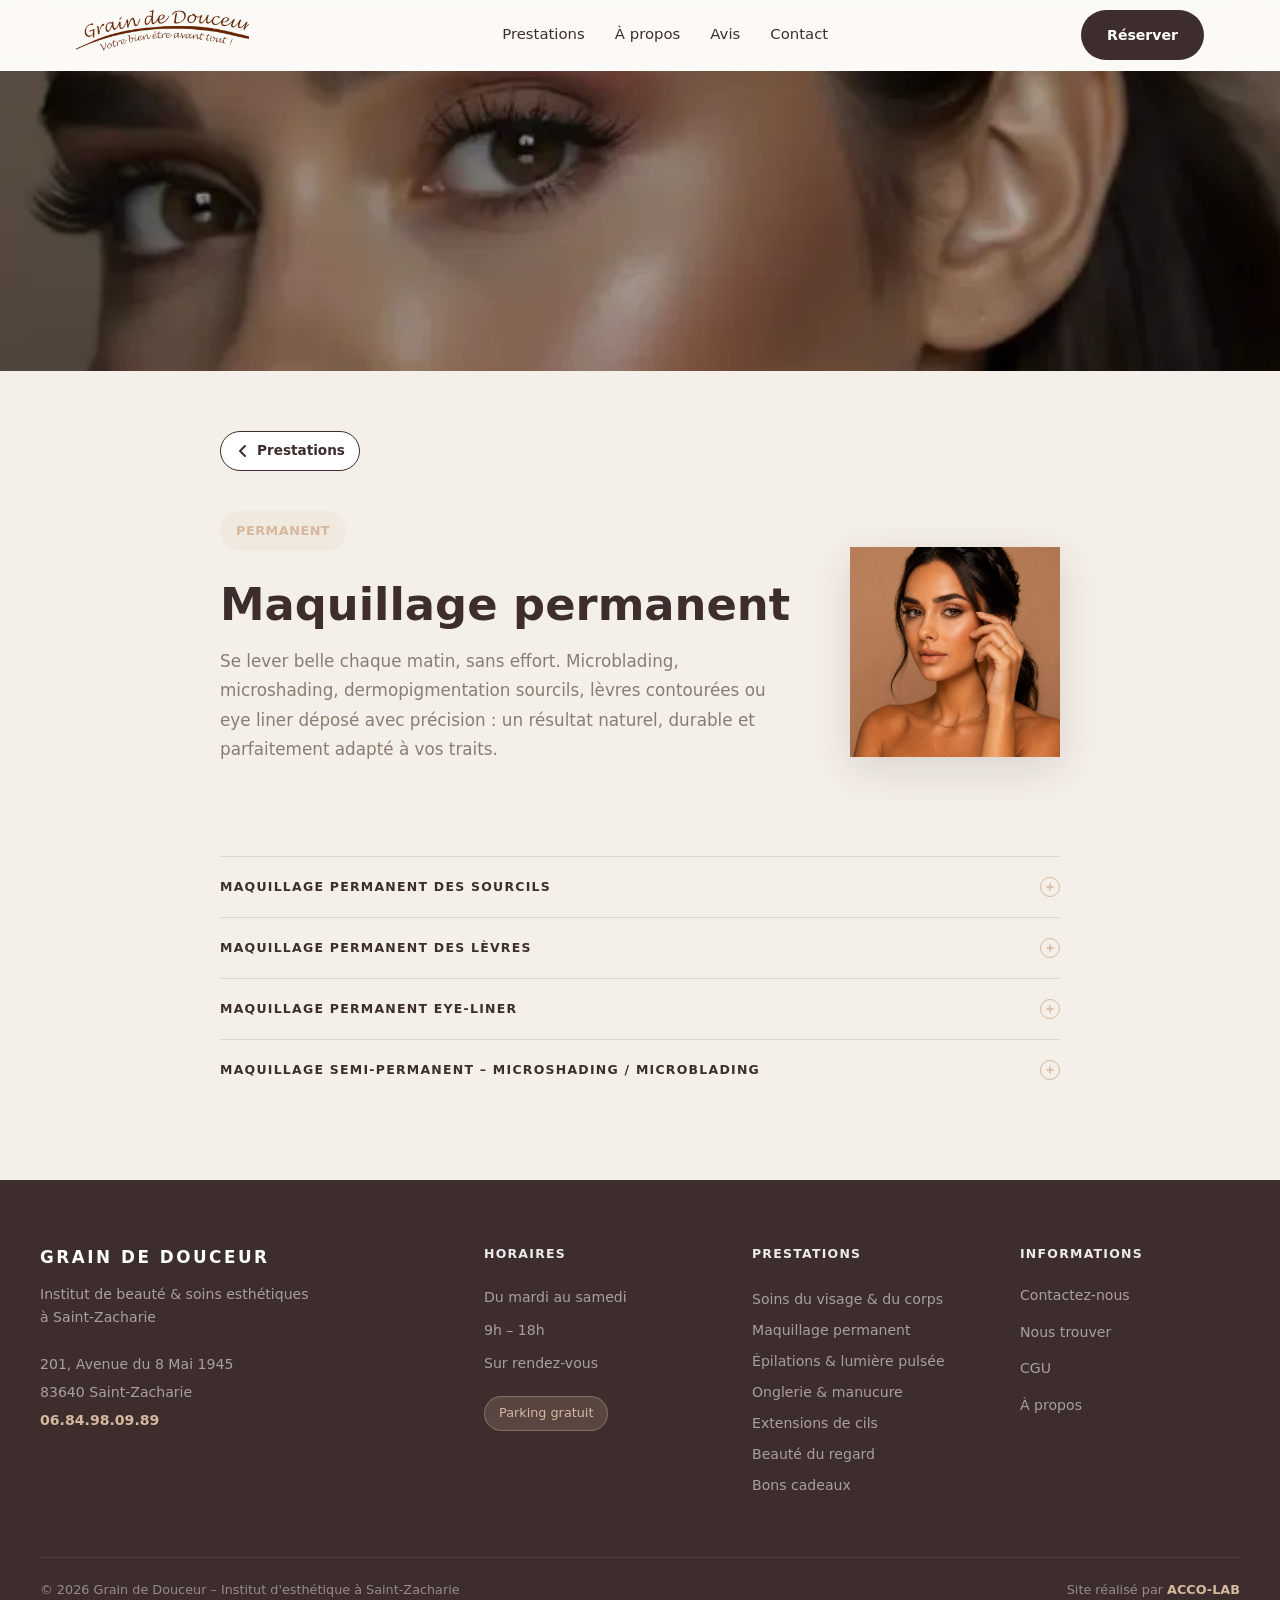
<file: maquillage-permanent.html>
<!DOCTYPE html>
<html lang="fr">
<head>
  <meta charset="UTF-8" />
  <meta name="viewport" content="width=device-width, initial-scale=1.0" />
  <title>Maquillage permanent à Saint-Zacharie | Grain de Douceur</title>
  <meta name="description" content="Microblading, microshading, dermopigmentation sourcils, lèvres et eye-liner à Saint-Zacharie. Résultats naturels. Gamme Etbiotic Phocea. Rdv mardi–samedi.">
  <link rel="icon" type="image/x-icon" href="favicon.ico">
  <link rel="icon" type="image/png" sizes="32x32" href="image/favicon-32.png">
  <link rel="apple-touch-icon" sizes="180x180" href="image/favicon-180.png">
  <link rel="stylesheet" href="styles.css" />
  <link rel="canonical" href="https://graindedouceur.fr/maquillage-permanent.html">
  <meta property="og:type" content="website">
  <meta property="og:url" content="https://graindedouceur.fr/maquillage-permanent.html">
  <meta property="og:title" content="Maquillage permanent à Saint-Zacharie | Grain de Douceur">
  <meta property="og:description" content="Microblading, microshading, dermopigmentation sourcils, lèvres et eye-liner à Saint-Zacharie. Résultats naturels. Gamme Etbiotic Phocea. Rdv mardi–samedi.">
  <meta property="og:image" content="https://graindedouceur.fr/image/header.webp">
  <meta property="og:image:width" content="1477">
  <meta property="og:image:height" content="1065">
  <meta property="og:locale" content="fr_FR">
  <meta name="twitter:card" content="summary_large_image">
  <meta name="twitter:image" content="https://graindedouceur.fr/image/header.webp">
<script type="application/ld+json">
{
  "@context": "https://schema.org",
  "@type": "BreadcrumbList",
  "itemListElement": [
    {
      "@type": "ListItem",
      "position": 1,
      "name": "Accueil",
      "item": "https://graindedouceur.fr/"
    },
    {
      "@type": "ListItem",
      "position": 2,
      "name": "Prestations",
      "item": "https://graindedouceur.fr/#prestations"
    },
    {
      "@type": "ListItem",
      "position": 3,
      "name": "Maquillage permanent",
      "item": "https://graindedouceur.fr/maquillage-permanent.html"
    }
  ]
}
</script>
</head>
<body>
    <header class="topnav">
    <div class="topnav-inner">
      <a href="index.html" class="topnav-logo">
        <img src="image/logo.webp" alt="Grain de Douceur">
      </a>
      <nav class="topnav-links">
        <a href="index.html#prestations">Prestations</a>
        <a href="a-propos.html">À propos</a>
        <a href="index.html#avis">Avis</a>
        <a href="index.html#contact">Contact</a>
      </nav>
      <button class="topnav-burger" aria-label="Menu" aria-expanded="false">
        <span></span><span></span><span></span>
      </button>
      <a href="index.html#contact" class="button topnav-cta">Réserver</a>
    </div>
  </header>

  <main>
    <section class="page-detail">
      <div class="page-detail-hero">
        <img src="image/Presta1/maquillagebaniere.webp" alt="Maquillage permanent">
      </div>
      <div class="page-detail-content">
      <a href="index.html#prestations" class="back-link"><svg width="16" height="16" viewBox="0 0 16 16" fill="none"><path d="M10 3L5 8l5 5" stroke="currentColor" stroke-width="2" stroke-linecap="round" stroke-linejoin="round"/></svg> Prestations</a>
      <div class="page-content-row">
        <div class="page-content-main">
      <span class="section-label" style="color:var(--accent);background:rgba(213,184,158,0.12);">Permanent</span>
      <h1>Maquillage permanent</h1>
      <p class="page-intro">Se lever belle chaque matin, sans effort. Microblading, microshading, dermopigmentation sourcils, lèvres contourées ou eye liner déposé avec précision : un résultat naturel, durable et parfaitement adapté à vos traits.</p>
        </div>
        <div class="page-side-photo">
          <img src="image/photocote/maquillage.webp" alt="Maquillage permanent" loading="lazy">
        </div>
      </div>

      <div class="detail-group">
        <h2>Maquillage permanent des sourcils</h2>
        <ul>
          <li>Création sourcils — <span class="price">290€</span></li>
          <li>Effet poudré — <span class="price">290€</span></li>
          <li>Poil à poil + ombrage — <span class="price">350€</span></li>
          <li>Retouche 6 mois — <span class="price">90€</span></li>
          <li>Retouche jusqu'à 18 mois — <span class="price">180€</span></li>
          <li>Correction sourcils — <span class="price">90€</span></li>
        </ul>
        <div class="brand-credit"><span>Notre gamme provient de</span><img src="image/logomarque/biotic phocealogo.jpg" alt="Etbiotic Phocea" loading="lazy"></div>
      </div>
      <div class="detail-group">
        <h2>Maquillage permanent des lèvres</h2>
        <ul>
          <li>Contour + ombrage — <span class="price">400€</span></li>
          <li>Contour — <span class="price">260€</span></li>
          <li>Ombrage — <span class="price">260€</span></li>
          <li>Retouche 6 mois — <span class="price">120€</span></li>
          <li>Retouche 18 mois — <span class="price">180€</span></li>
        </ul>
      </div>
      <div class="detail-group">
        <h2>Maquillage permanent eye-liner</h2>
        <ul>
          <li>Eye-liner haut — <span class="price">280€</span></li>
          <li>Eye-liner bas — <span class="price">210€</span></li>
          <li>Eye-liner inférieur + supérieur — <span class="price">380€</span></li>
          <li>Grain de beauté — <span class="price">50€</span></li>
        </ul>
        <div class="brand-credit"><span>Notre gamme provient de</span><img src="image/logomarque/biotic phocealogo.jpg" alt="Etbiotic Phocea" loading="lazy"></div>
      </div>
      <div class="detail-group">
        <h2>Maquillage semi-permanent – Microshading / Microblading</h2>
        <ul>
          <li>Sourcils microblading (effet poil) — <span class="price">250€</span></li>
          <li>Sourcils microshading (ombrage) — <span class="price">250€</span></li>
          <li>Retouche dans 6 mois — <span class="price">60€</span></li>
          <li>Retouche dans 12 mois — <span class="price">120€</span></li>
        </ul>
        <div class="brand-credit"><span>Notre gamme provient de</span><img src="image/logomarque/biotic phocealogo.jpg" alt="Etbiotic Phocea" loading="lazy"></div>
      </div>
    </div>
    </section>
  </main>

  <footer class="footer-main">
    <div class="footer-inner">
      <div class="footer-brand">
        <span class="footer-logo">Grain de Douceur</span>
        <p>Institut de beauté & soins esthétiques<br>à Saint-Zacharie</p>
        <address>
          201, Avenue du 8 Mai 1945<br>
          83640 Saint-Zacharie<br>
          <a href="tel:+33684980989">06.84.98.09.89</a>
        </address>
      </div>
      <div class="footer-col">
        <h4>Horaires</h4>
        <p>Du mardi au samedi</p>
        <p>9h – 18h</p>
        <p>Sur rendez-vous</p>
        <span class="footer-parking">Parking gratuit</span>
      </div>
      <div class="footer-col">
        <h4>Prestations</h4>
        <ul>
          <li>Soins du visage & du corps</li>
          <li>Maquillage permanent</li>
          <li>Épilations & lumière pulsée</li>
          <li>Onglerie & manucure</li>
          <li>Extensions de cils</li>
          <li>Beauté du regard</li>
          <li>Bons cadeaux</li>
        </ul>
      </div>
      <div class="footer-col">
        <h4>Informations</h4>
        <nav class="footer-links">
          <a href="index.html#contact">Contactez-nous</a>
          <a href="index.html#contact">Nous trouver</a>
          <a href="cgu.html">CGU</a>
          <a href="a-propos.html">À propos</a>
        </nav>
      </div>
    </div>
    <div class="footer-bottom">
      <span>© 2026 Grain de Douceur – Institut d'esthétique à Saint-Zacharie</span>
      <span>Site réalisé par <a href="https://acco-lab.fr/" target="_blank" rel="noopener noreferrer">ACCO-LAB</a></span>
    </div>
  </footer>
<script src="presta.js"></script>
<script src="nav.js"></script>
</body>
</html>
</file>
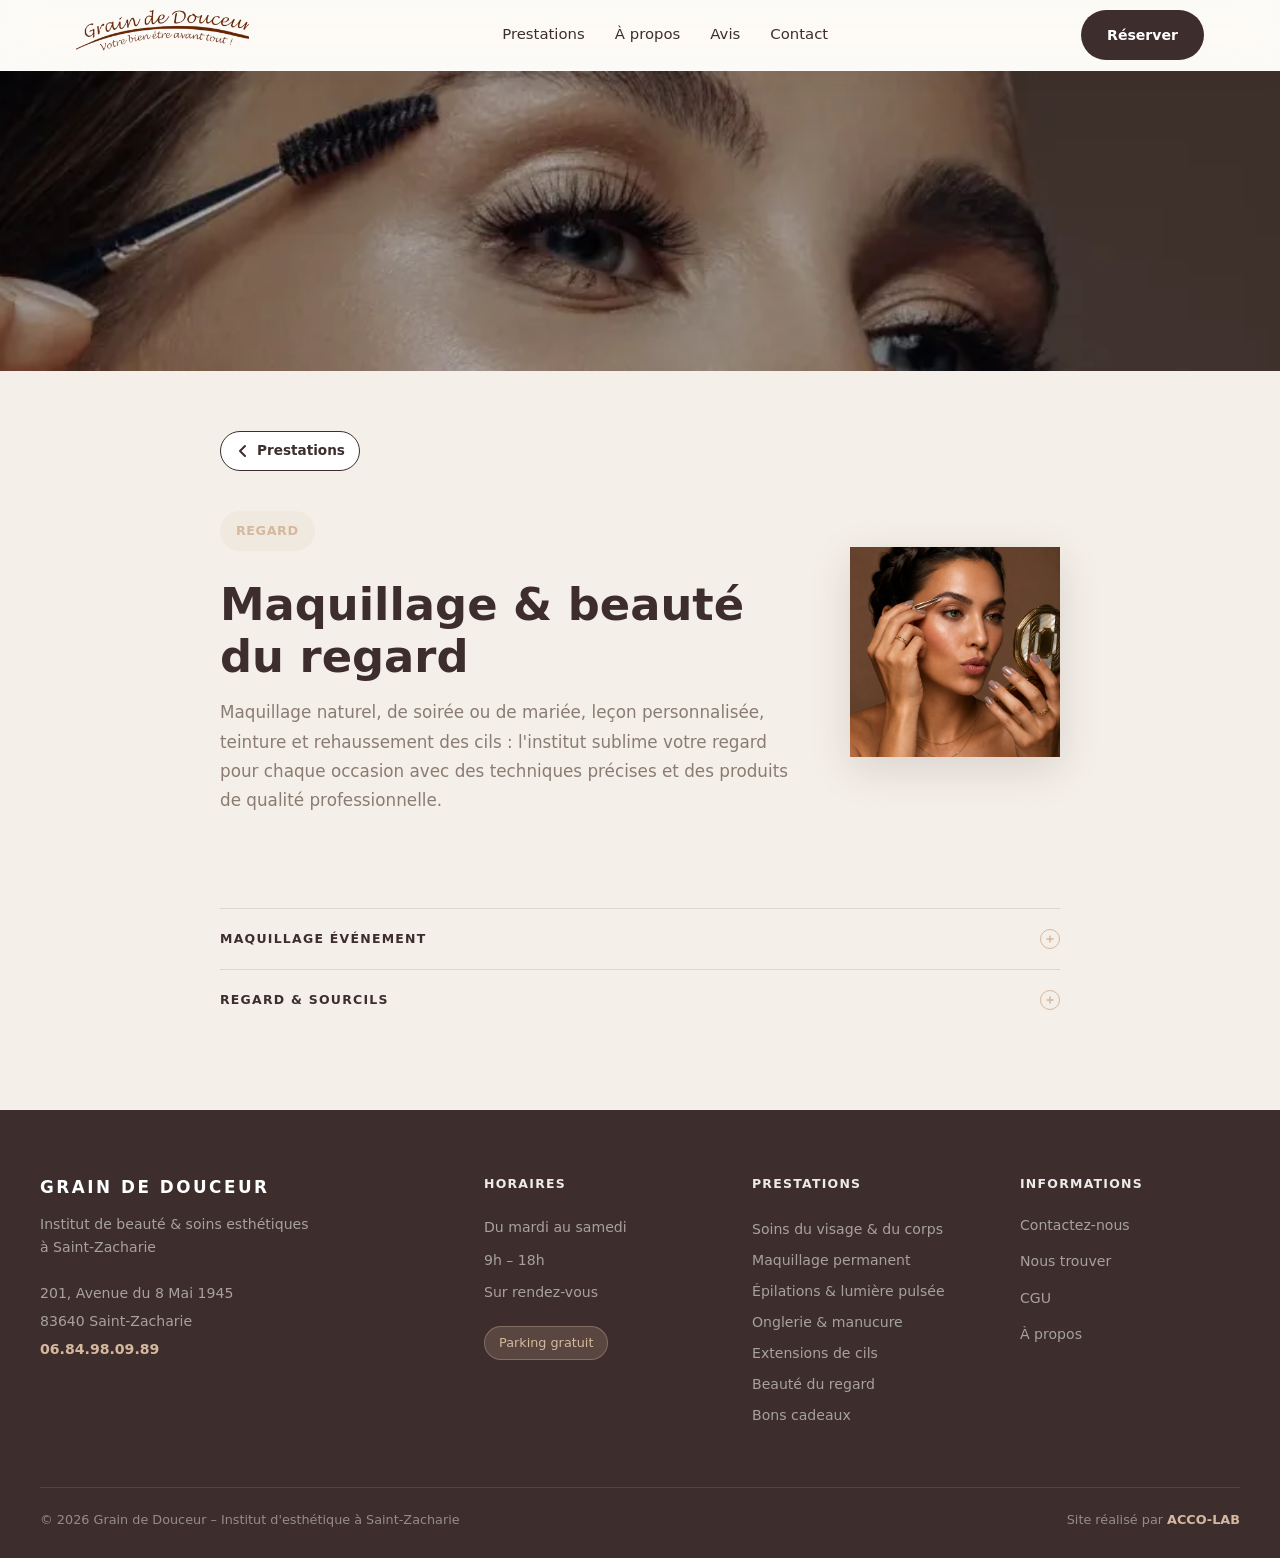
<file: maquillage.html>
<!DOCTYPE html>
<html lang="fr">
<head>
  <meta charset="UTF-8" />
  <meta name="viewport" content="width=device-width, initial-scale=1.0" />
  <title>Maquillage & beauté du regard — Grain de Douceur</title>
  <meta name="description" content="Maquillage jour, soirée, mariée, leçon de maquillage, teinture et rehaussement de cils à Saint-Zacharie. Institut Grain de Douceur. Rdv mardi–samedi.">
  <link rel="icon" type="image/x-icon" href="favicon.ico">
  <link rel="icon" type="image/png" sizes="32x32" href="image/favicon-32.png">
  <link rel="apple-touch-icon" sizes="180x180" href="image/favicon-180.png">
  <link rel="stylesheet" href="styles.css" />
  <link rel="canonical" href="https://graindedouceur.fr/maquillage.html">
  <meta property="og:type" content="website">
  <meta property="og:url" content="https://graindedouceur.fr/maquillage.html">
  <meta property="og:title" content="Maquillage & beauté du regard — Grain de Douceur">
  <meta property="og:description" content="Maquillage jour, soirée, mariée, leçon de maquillage, teinture et rehaussement de cils à Saint-Zacharie. Institut Grain de Douceur. Rdv mardi–samedi.">
  <meta property="og:image" content="https://graindedouceur.fr/image/header.webp">
  <meta property="og:image:width" content="1477">
  <meta property="og:image:height" content="1065">
  <meta property="og:locale" content="fr_FR">
  <meta name="twitter:card" content="summary_large_image">
  <meta name="twitter:image" content="https://graindedouceur.fr/image/header.webp">
<script type="application/ld+json">
{
  "@context": "https://schema.org",
  "@type": "BreadcrumbList",
  "itemListElement": [
    {
      "@type": "ListItem",
      "position": 1,
      "name": "Accueil",
      "item": "https://graindedouceur.fr/"
    },
    {
      "@type": "ListItem",
      "position": 2,
      "name": "Prestations",
      "item": "https://graindedouceur.fr/#prestations"
    },
    {
      "@type": "ListItem",
      "position": 3,
      "name": "Maquillage & beauté du regard",
      "item": "https://graindedouceur.fr/maquillage.html"
    }
  ]
}
</script>
</head>
<body>
    <header class="topnav">
    <div class="topnav-inner">
      <a href="index.html" class="topnav-logo">
        <img src="image/logo.webp" alt="Grain de Douceur">
      </a>
      <nav class="topnav-links">
        <a href="index.html#prestations">Prestations</a>
        <a href="a-propos.html">À propos</a>
        <a href="index.html#avis">Avis</a>
        <a href="index.html#contact">Contact</a>
      </nav>
      <button class="topnav-burger" aria-label="Menu" aria-expanded="false">
        <span></span><span></span><span></span>
      </button>
      <a href="index.html#contact" class="button topnav-cta">Réserver</a>
    </div>
  </header>

  <main>
    <section class="page-detail">
      <div class="page-detail-hero">
        <img src="image/Presta1/beauteregardbaniere.webp" alt="Beauté du regard">
      </div>
      <div class="page-detail-content">
      <a href="index.html#prestations" class="back-link"><svg width="16" height="16" viewBox="0 0 16 16" fill="none"><path d="M10 3L5 8l5 5" stroke="currentColor" stroke-width="2" stroke-linecap="round" stroke-linejoin="round"/></svg> Prestations</a>
      <div class="page-content-row">
        <div class="page-content-main">
      <span class="section-label" style="color:var(--accent);background:rgba(213,184,158,0.12);">Regard</span>
      <h1>Maquillage & beauté du regard</h1>
      <p class="page-intro">Maquillage naturel, de soirée ou de mariée, leçon personnalisée, teinture et rehaussement des cils : l'institut sublime votre regard pour chaque occasion avec des techniques précises et des produits de qualité professionnelle.</p>
        </div>
        <div class="page-side-photo">
          <img src="image/photocote/beaute-regard.webp" alt="Beauté du regard" loading="lazy">
        </div>
      </div>

      <div class="detail-group">
        <h2>Maquillage événement</h2>
        <ul>
          <li>Maquillage jour — <span class="price">35€</span></li>
          <li>Maquillage soir — <span class="price">45€</span></li>
          <li>Maquillage mariée (+ 1 essai offert) — <span class="price">90€</span></li>
        </ul>
      </div>
      <div class="detail-group">
        <h2>Regard &amp; sourcils</h2>
        <ul>
          <li>Leçon de maquillage — <span class="price">45€</span></li>
          <li>Coloration cils — <span class="price">19€</span></li>
          <li>Coloration sourcils — <span class="price">15€</span></li>
          <li>Coloration sourcils et cils — <span class="price">32€</span></li>
          <li>Réhaussement de cils — <span class="price">50€</span></li>
          <li>Mascara semi-permanent — <span class="price">50€</span></li>
          <li>Réhaussement de cils avec teinture — <span class="price">60€</span></li>
          <li>Réhaussement de cils avec mascara semi-permanent — <span class="price">75€</span></li>
          <li>Soin cils réparateur et épaississant – 2BOTOX — <span class="price">10€</span></li>
          <li>Comblage mascara semi-permanent — <span class="price">25€</span></li>
          <li>Épilation sourcils — <span class="price">7€</span></li>
        </ul>
        <div class="brand-credit"><span>Notre gamme provient de</span><img src="image/logomarque/inzeboxlogo.png" alt="In ze Box" loading="lazy"></div>
      </div>
    </div>
    </section>
  </main>

  <footer class="footer-main">
    <div class="footer-inner">
      <div class="footer-brand">
        <span class="footer-logo">Grain de Douceur</span>
        <p>Institut de beauté & soins esthétiques<br>à Saint-Zacharie</p>
        <address>
          201, Avenue du 8 Mai 1945<br>
          83640 Saint-Zacharie<br>
          <a href="tel:+33684980989">06.84.98.09.89</a>
        </address>
      </div>
      <div class="footer-col">
        <h4>Horaires</h4>
        <p>Du mardi au samedi</p>
        <p>9h – 18h</p>
        <p>Sur rendez-vous</p>
        <span class="footer-parking">Parking gratuit</span>
      </div>
      <div class="footer-col">
        <h4>Prestations</h4>
        <ul>
          <li>Soins du visage & du corps</li>
          <li>Maquillage permanent</li>
          <li>Épilations & lumière pulsée</li>
          <li>Onglerie & manucure</li>
          <li>Extensions de cils</li>
          <li>Beauté du regard</li>
          <li>Bons cadeaux</li>
        </ul>
      </div>
      <div class="footer-col">
        <h4>Informations</h4>
        <nav class="footer-links">
          <a href="index.html#contact">Contactez-nous</a>
          <a href="index.html#contact">Nous trouver</a>
          <a href="cgu.html">CGU</a>
          <a href="a-propos.html">À propos</a>
        </nav>
      </div>
    </div>
    <div class="footer-bottom">
      <span>© 2026 Grain de Douceur – Institut d'esthétique à Saint-Zacharie</span>
      <span>Site réalisé par <a href="https://acco-lab.fr/" target="_blank" rel="noopener noreferrer">ACCO-LAB</a></span>
    </div>
  </footer>
<script src="presta.js"></script>
<script src="nav.js"></script>
</body>
</html>
</file>
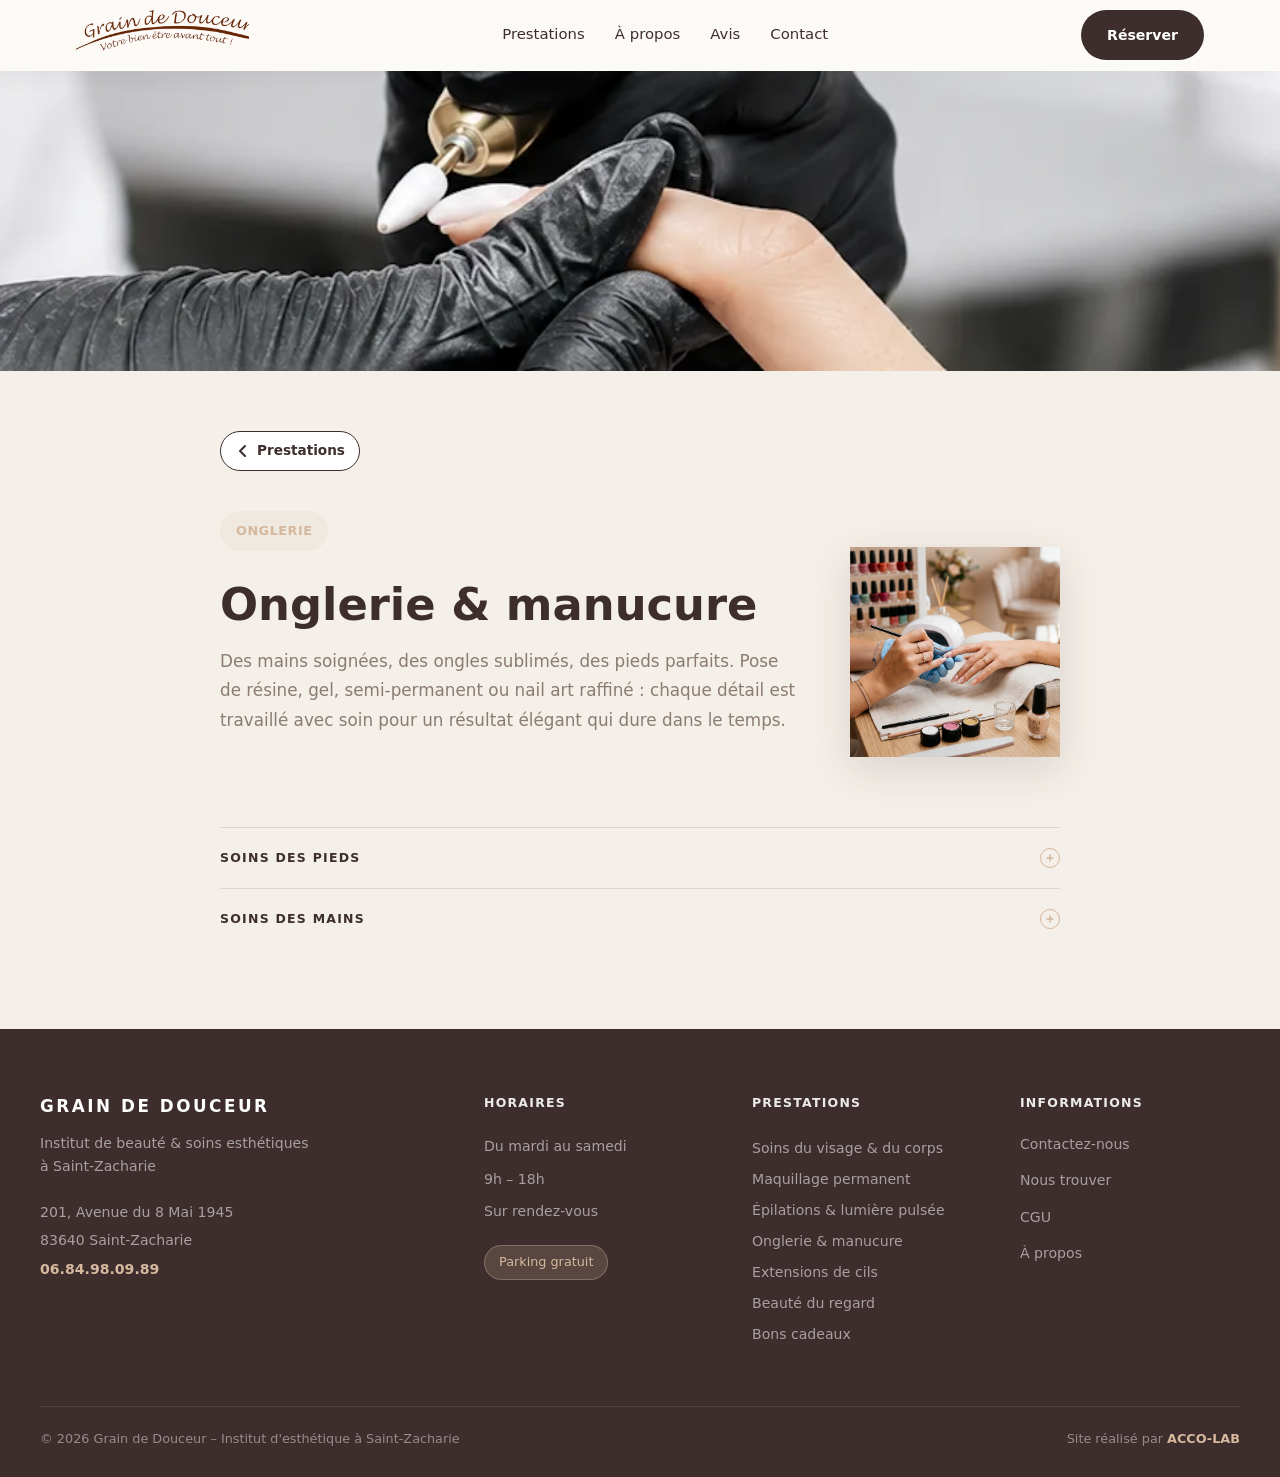
<file: onglerie-manucure.html>
<!DOCTYPE html>
<html lang="fr">
<head>
  <meta charset="UTF-8" />
  <meta name="viewport" content="width=device-width, initial-scale=1.0" />
  <title>Onglerie & manucure à Saint-Zacharie | Grain de Douceur</title>
  <meta name="description" content="Pose gel, capsules, semi-permanent, nail art et french gel à Saint-Zacharie. Gamme ProNails. Institut Grain de Douceur, Var (83). Sur rendez-vous.">
  <link rel="icon" type="image/x-icon" href="favicon.ico">
  <link rel="icon" type="image/png" sizes="32x32" href="image/favicon-32.png">
  <link rel="apple-touch-icon" sizes="180x180" href="image/favicon-180.png">
  <link rel="stylesheet" href="styles.css" />
  <link rel="canonical" href="https://graindedouceur.fr/onglerie-manucure.html">
  <meta property="og:type" content="website">
  <meta property="og:url" content="https://graindedouceur.fr/onglerie-manucure.html">
  <meta property="og:title" content="Onglerie & manucure à Saint-Zacharie | Grain de Douceur">
  <meta property="og:description" content="Pose gel, capsules, semi-permanent, nail art et french gel à Saint-Zacharie. Gamme ProNails. Institut Grain de Douceur, Var (83). Sur rendez-vous.">
  <meta property="og:image" content="https://graindedouceur.fr/image/header.webp">
  <meta property="og:image:width" content="1477">
  <meta property="og:image:height" content="1065">
  <meta property="og:locale" content="fr_FR">
  <meta name="twitter:card" content="summary_large_image">
  <meta name="twitter:image" content="https://graindedouceur.fr/image/header.webp">
<script type="application/ld+json">
{
  "@context": "https://schema.org",
  "@type": "BreadcrumbList",
  "itemListElement": [
    {
      "@type": "ListItem",
      "position": 1,
      "name": "Accueil",
      "item": "https://graindedouceur.fr/"
    },
    {
      "@type": "ListItem",
      "position": 2,
      "name": "Prestations",
      "item": "https://graindedouceur.fr/#prestations"
    },
    {
      "@type": "ListItem",
      "position": 3,
      "name": "Onglerie & manucure",
      "item": "https://graindedouceur.fr/onglerie-manucure.html"
    }
  ]
}
</script>
</head>
<body>
    <header class="topnav">
    <div class="topnav-inner">
      <a href="index.html" class="topnav-logo">
        <img src="image/logo.webp" alt="Grain de Douceur">
      </a>
      <nav class="topnav-links">
        <a href="index.html#prestations">Prestations</a>
        <a href="a-propos.html">À propos</a>
        <a href="index.html#avis">Avis</a>
        <a href="index.html#contact">Contact</a>
      </nav>
      <button class="topnav-burger" aria-label="Menu" aria-expanded="false">
        <span></span><span></span><span></span>
      </button>
      <a href="index.html#contact" class="button topnav-cta">Réserver</a>
    </div>
  </header>

  <main>
    <section class="page-detail">
      <div class="page-detail-hero">
        <img src="image/Presta1/ongleriebaniere.webp" alt="Onglerie manucure" style="object-position: left 30%;">
      </div>
      <div class="page-detail-content">
      <a href="index.html#prestations" class="back-link"><svg width="16" height="16" viewBox="0 0 16 16" fill="none"><path d="M10 3L5 8l5 5" stroke="currentColor" stroke-width="2" stroke-linecap="round" stroke-linejoin="round"/></svg> Prestations</a>
      <div class="page-content-row">
        <div class="page-content-main">
      <span class="section-label" style="color:var(--accent);background:rgba(213,184,158,0.12);">Onglerie</span>
      <h1>Onglerie &amp; manucure</h1>
      <p class="page-intro">Des mains soignées, des ongles sublimés, des pieds parfaits. Pose de résine, gel, semi-permanent ou nail art raffiné : chaque détail est travaillé avec soin pour un résultat élégant qui dure dans le temps.</p>
        </div>
        <div class="page-side-photo">
          <img src="image/photocote/onglerie.webp" alt="Onglerie & manucure" loading="lazy">
        </div>
      </div>

      <div class="detail-group">
        <h2>Soins des pieds</h2>
        <ul>
          <li>Pose vernis semi-permanent pieds — <span class="price">26€</span></li>
          <li>Pose french gel pied — <span class="price">37€</span></li>
        </ul>
        <div class="brand-credit"><span>Notre gamme provient de</span><img src="image/logomarque/pronailslogo.png" alt="ProNails" loading="lazy"></div>
      </div>
      <div class="detail-group">
        <h2>Soins des mains</h2>
        <ul>
          <li>Pose gel effet naturel sur ongles — <span class="price">37€</span></li>
          <li>Pose capsules avec gel effet naturel — <span class="price">47€</span></li>
          <li>Pose french gel ou gel couleur — <span class="price">40€</span></li>
          <li>Pose capsules avec french gel ou gel couleur — <span class="price">50€</span></li>
          <li>Pose gel baby boomer — <span class="price">45€</span></li>
          <li>Ponçage + gel finition — <span class="price">23€</span></li>
          <li>Ongle cassé — <span class="price">4€</span></li>
          <li>Déco d'ongle à l'unité — <span class="price">à partir de 0,50€</span></li>
          <li>Pose vernis semi-permanent main — <span class="price">25€</span></li>
          <li>Dépose vernis semi-permanent main avec repose — <span class="price">13€</span></li>
          <li>Dépose gel main ou pied sans repose — <span class="price">20€</span></li>
          <li>Manucure traditionnelle — <span class="price">35€</span></li>
          <li>Manucure + gants de paraffine — <span class="price">45€</span></li>
        </ul>
        <div class="brand-credit"><span>Notre gamme provient de</span><img src="image/logomarque/pronailslogo.png" alt="ProNails" loading="lazy"></div>
      </div>
    </div>
    </section>
  </main>

  <footer class="footer-main">
    <div class="footer-inner">
      <div class="footer-brand">
        <span class="footer-logo">Grain de Douceur</span>
        <p>Institut de beauté & soins esthétiques<br>à Saint-Zacharie</p>
        <address>
          201, Avenue du 8 Mai 1945<br>
          83640 Saint-Zacharie<br>
          <a href="tel:+33684980989">06.84.98.09.89</a>
        </address>
      </div>
      <div class="footer-col">
        <h4>Horaires</h4>
        <p>Du mardi au samedi</p>
        <p>9h – 18h</p>
        <p>Sur rendez-vous</p>
        <span class="footer-parking">Parking gratuit</span>
      </div>
      <div class="footer-col">
        <h4>Prestations</h4>
        <ul>
          <li>Soins du visage & du corps</li>
          <li>Maquillage permanent</li>
          <li>Épilations & lumière pulsée</li>
          <li>Onglerie & manucure</li>
          <li>Extensions de cils</li>
          <li>Beauté du regard</li>
          <li>Bons cadeaux</li>
        </ul>
      </div>
      <div class="footer-col">
        <h4>Informations</h4>
        <nav class="footer-links">
          <a href="index.html#contact">Contactez-nous</a>
          <a href="index.html#contact">Nous trouver</a>
          <a href="cgu.html">CGU</a>
          <a href="a-propos.html">À propos</a>
        </nav>
      </div>
    </div>
    <div class="footer-bottom">
      <span>© 2026 Grain de Douceur – Institut d'esthétique à Saint-Zacharie</span>
      <span>Site réalisé par <a href="https://acco-lab.fr/" target="_blank" rel="noopener noreferrer">ACCO-LAB</a></span>
    </div>
  </footer>
<script src="presta.js"></script>
<script src="nav.js"></script>
</body>
</html>
</file>
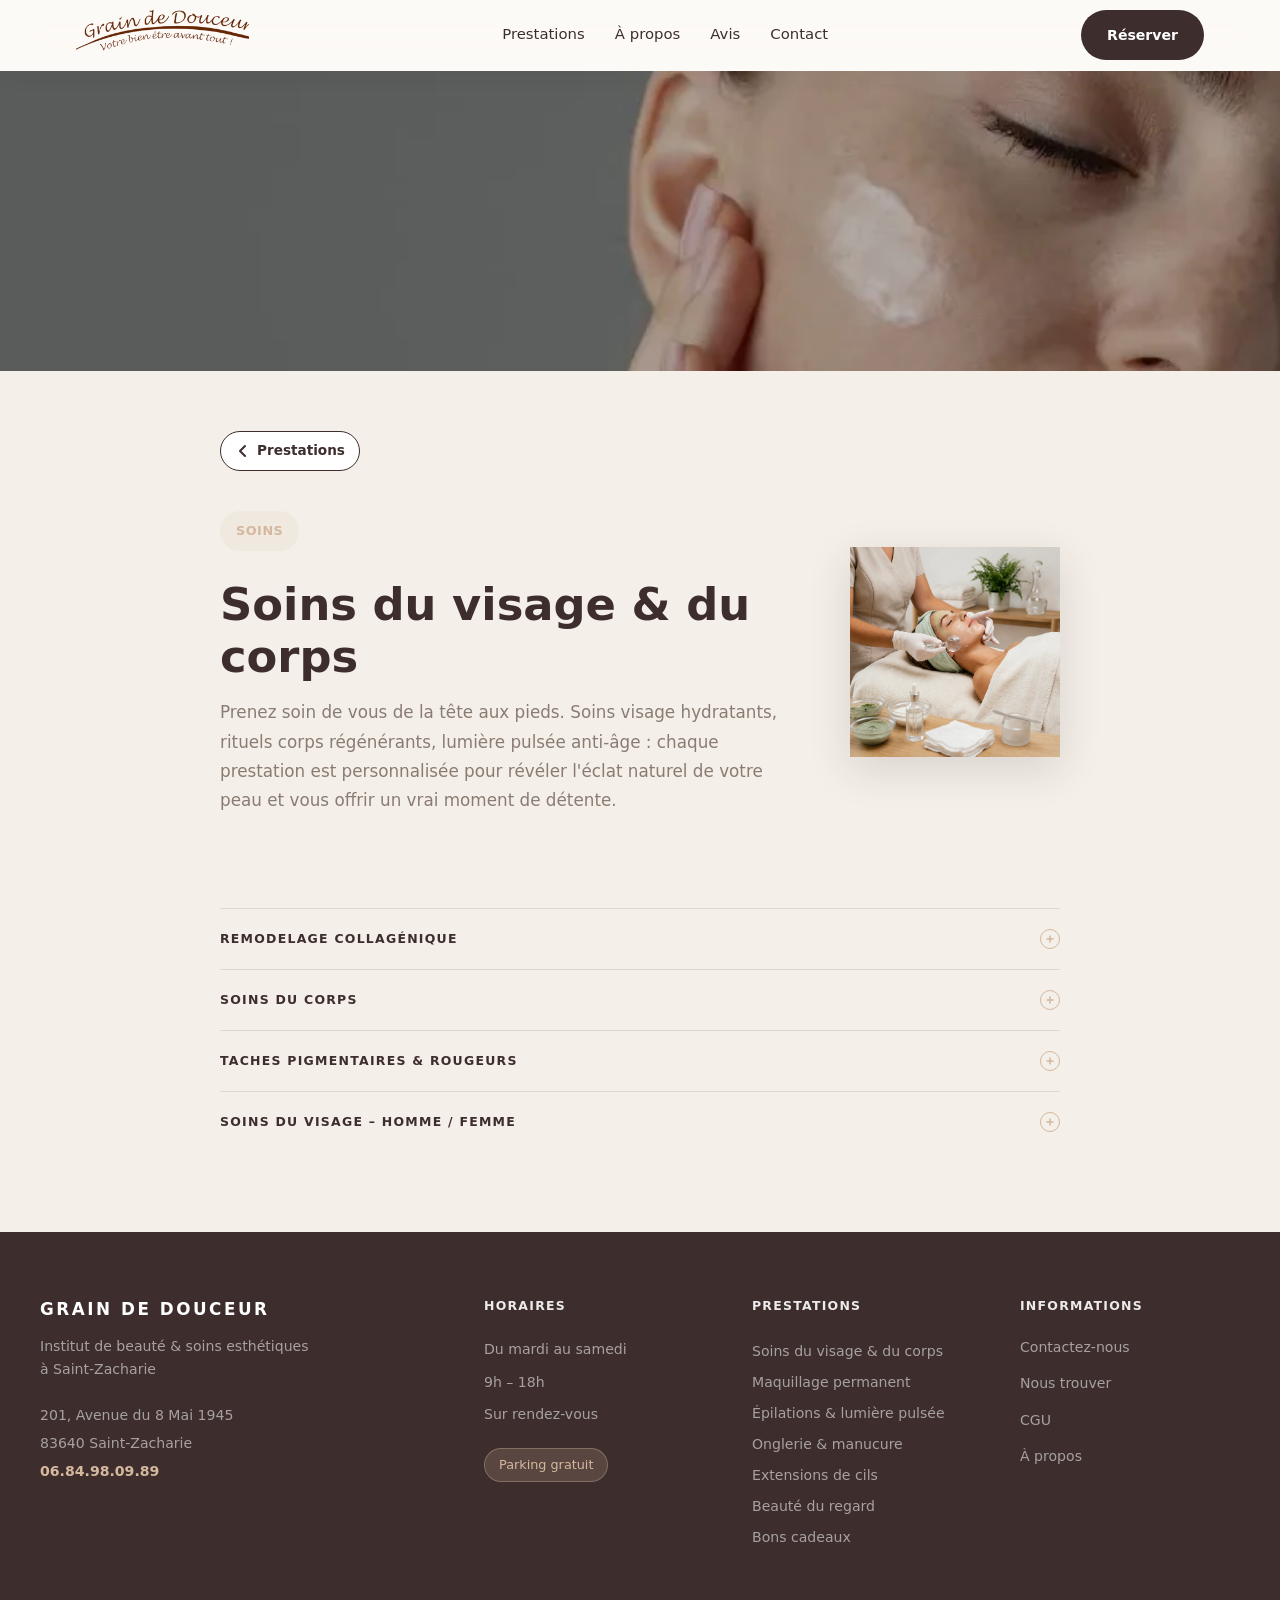
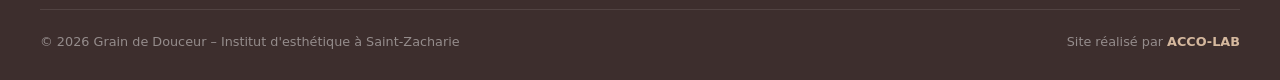
<file: soins-du-visage.html>
<!DOCTYPE html>
<html lang="fr">
<head>
  <meta charset="UTF-8" />
  <meta name="viewport" content="width=device-width, initial-scale=1.0" />
  <title>Soins visage & corps à Saint-Zacharie | Grain de Douceur</title>
  <meta name="description" content="Soins visage, remodelage collagénique, modelage corps et traitement des taches pigmentaires. Institut Grain de Douceur, Saint-Zacharie. Rdv mardi–samedi.">
  <link rel="icon" type="image/x-icon" href="favicon.ico">
  <link rel="icon" type="image/png" sizes="32x32" href="image/favicon-32.png">
  <link rel="apple-touch-icon" sizes="180x180" href="image/favicon-180.png">
  <link rel="stylesheet" href="styles.css" />
  <link rel="canonical" href="https://graindedouceur.fr/soins-du-visage.html">
  <meta property="og:type" content="website">
  <meta property="og:url" content="https://graindedouceur.fr/soins-du-visage.html">
  <meta property="og:title" content="Soins visage & corps à Saint-Zacharie | Grain de Douceur">
  <meta property="og:description" content="Soins visage, remodelage collagénique, modelage corps et traitement des taches pigmentaires. Institut Grain de Douceur, Saint-Zacharie. Rdv mardi–samedi.">
  <meta property="og:image" content="https://graindedouceur.fr/image/header.webp">
  <meta property="og:image:width" content="1477">
  <meta property="og:image:height" content="1065">
  <meta property="og:locale" content="fr_FR">
  <meta name="twitter:card" content="summary_large_image">
  <meta name="twitter:image" content="https://graindedouceur.fr/image/header.webp">
<script type="application/ld+json">
{
  "@context": "https://schema.org",
  "@type": "BreadcrumbList",
  "itemListElement": [
    {
      "@type": "ListItem",
      "position": 1,
      "name": "Accueil",
      "item": "https://graindedouceur.fr/"
    },
    {
      "@type": "ListItem",
      "position": 2,
      "name": "Prestations",
      "item": "https://graindedouceur.fr/#prestations"
    },
    {
      "@type": "ListItem",
      "position": 3,
      "name": "Soins du visage & du corps",
      "item": "https://graindedouceur.fr/soins-du-visage.html"
    }
  ]
}
</script>
</head>
<body>
    <header class="topnav">
    <div class="topnav-inner">
      <a href="index.html" class="topnav-logo">
        <img src="image/logo.webp" alt="Grain de Douceur">
      </a>
      <nav class="topnav-links">
        <a href="index.html#prestations">Prestations</a>
        <a href="a-propos.html">À propos</a>
        <a href="index.html#avis">Avis</a>
        <a href="index.html#contact">Contact</a>
      </nav>
      <button class="topnav-burger" aria-label="Menu" aria-expanded="false">
        <span></span><span></span><span></span>
      </button>
      <a href="index.html#contact" class="button topnav-cta">Réserver</a>
    </div>
  </header>

  <main>
    <section class="page-detail">
      <div class="page-detail-hero">
        <img src="image/Presta1/soinvisagebaniere.webp" alt="Soins du visage">
      </div>
      <div class="page-detail-content">
      <a href="index.html#prestations" class="back-link"><svg width="16" height="16" viewBox="0 0 16 16" fill="none"><path d="M10 3L5 8l5 5" stroke="currentColor" stroke-width="2" stroke-linecap="round" stroke-linejoin="round"/></svg> Prestations</a>
      <div class="page-content-row">
        <div class="page-content-main">
      <span class="section-label" style="color:var(--accent);background:rgba(213,184,158,0.12);">Soins</span>
      <h1>Soins du visage &amp; du corps</h1>
      <p class="page-intro">Prenez soin de vous de la tête aux pieds. Soins visage hydratants, rituels corps régénérants, lumière pulsée anti-âge : chaque prestation est personnalisée pour révéler l'éclat naturel de votre peau et vous offrir un vrai moment de détente.</p>
        </div>
        <div class="page-side-photo">
          <img src="image/photocote/soins-visage.webp" alt="Soins du visage" loading="lazy">
        </div>
      </div>

      <div class="detail-group">
        <h2>Remodelage collagénique</h2>
        <ul>
          <li>1 séance — <span class="price">110€</span></li>
          <li>3 séances — <span class="price">290€</span></li>
          <li>5 séances — <span class="price">425€</span></li>
        </ul>
        <div class="brand-credit"><span>Notre gamme provient de</span><img src="image/logomarque/logoformatlight.jpg" alt="Formalight" loading="lazy"></div>
      </div>
      <div class="detail-group">
        <h2>Soins du corps</h2>
        <ul>
          <li>Modelage relaxant à l'huile chaude — <span class="price">60€</span></li>
          <li>Rituel dos (désincrustant, gommage, modelage) — <span class="price">45€</span></li>
        </ul>
        <div class="brand-credit"><span>Notre gamme provient de</span><img src="image/logomarque/guerandlogo.png" alt="Guérand Cosmétique" loading="lazy"></div>
      </div>
      <div class="detail-group">
        <h2>Taches pigmentaires &amp; rougeurs</h2>
        <table class="price-table">
          <thead><tr><th>Zone</th><th>1 séance</th><th>3 séances</th><th>5 séances</th></tr></thead>
          <tbody>
            <tr><td>15 min</td><td>60€</td><td>165€</td><td>265€</td></tr>
            <tr><td>30 min</td><td>110€</td><td>270€</td><td>400€</td></tr>
          </tbody>
        </table>
        <div class="brand-credit"><span>Notre gamme provient de</span><img src="image/logomarque/logoformatlight.jpg" alt="Formalight" loading="lazy"></div>
      </div>
      <div class="detail-group">
        <h2>Soins du visage – Homme / Femme</h2>
        <ul>
          <li>Soin "Clarté" — <span class="price">68€</span><br><span class="soin-desc">Démaquillage, lotion, gommage, vapeur, comédons, modelage, masque</span></li>
          <li>Soin "Teenager" — <span class="price">45€</span><br><span class="soin-desc">Démaquillage, lotion, gommage, vapeur, comédons, masque</span></li>
          <li>Soin "Tendance Spa" — <span class="price">68€</span><br><span class="soin-desc">Soin ultra hydratant et relaxant aux pierres chaudes</span></li>
          <li>Soin anti-âge "Douceur" — <span class="price">70€</span><br><span class="soin-desc">Démaquillage, lotion, gommage, vapeur, serviette chaude, modelage, masque</span></li>
        </ul>
        <div class="brand-credit"><span>Notre gamme provient de</span><img src="image/logomarque/guerandlogo.png" alt="Guérand Cosmétique" loading="lazy"></div>
      </div>
    </div>
    </section>
  </main>

  <footer class="footer-main">
    <div class="footer-inner">
      <div class="footer-brand">
        <span class="footer-logo">Grain de Douceur</span>
        <p>Institut de beauté & soins esthétiques<br>à Saint-Zacharie</p>
        <address>
          201, Avenue du 8 Mai 1945<br>
          83640 Saint-Zacharie<br>
          <a href="tel:+33684980989">06.84.98.09.89</a>
        </address>
      </div>
      <div class="footer-col">
        <h4>Horaires</h4>
        <p>Du mardi au samedi</p>
        <p>9h – 18h</p>
        <p>Sur rendez-vous</p>
        <span class="footer-parking">Parking gratuit</span>
      </div>
      <div class="footer-col">
        <h4>Prestations</h4>
        <ul>
          <li>Soins du visage & du corps</li>
          <li>Maquillage permanent</li>
          <li>Épilations & lumière pulsée</li>
          <li>Onglerie & manucure</li>
          <li>Extensions de cils</li>
          <li>Beauté du regard</li>
          <li>Bons cadeaux</li>
        </ul>
      </div>
      <div class="footer-col">
        <h4>Informations</h4>
        <nav class="footer-links">
          <a href="index.html#contact">Contactez-nous</a>
          <a href="index.html#contact">Nous trouver</a>
          <a href="cgu.html">CGU</a>
          <a href="a-propos.html">À propos</a>
        </nav>
      </div>
    </div>
    <div class="footer-bottom">
      <span>© 2026 Grain de Douceur – Institut d'esthétique à Saint-Zacharie</span>
      <span>Site réalisé par <a href="https://acco-lab.fr/" target="_blank" rel="noopener noreferrer">ACCO-LAB</a></span>
    </div>
  </footer>
<script src="presta.js"></script>
<script src="nav.js"></script>
</body>
</html>
</file>
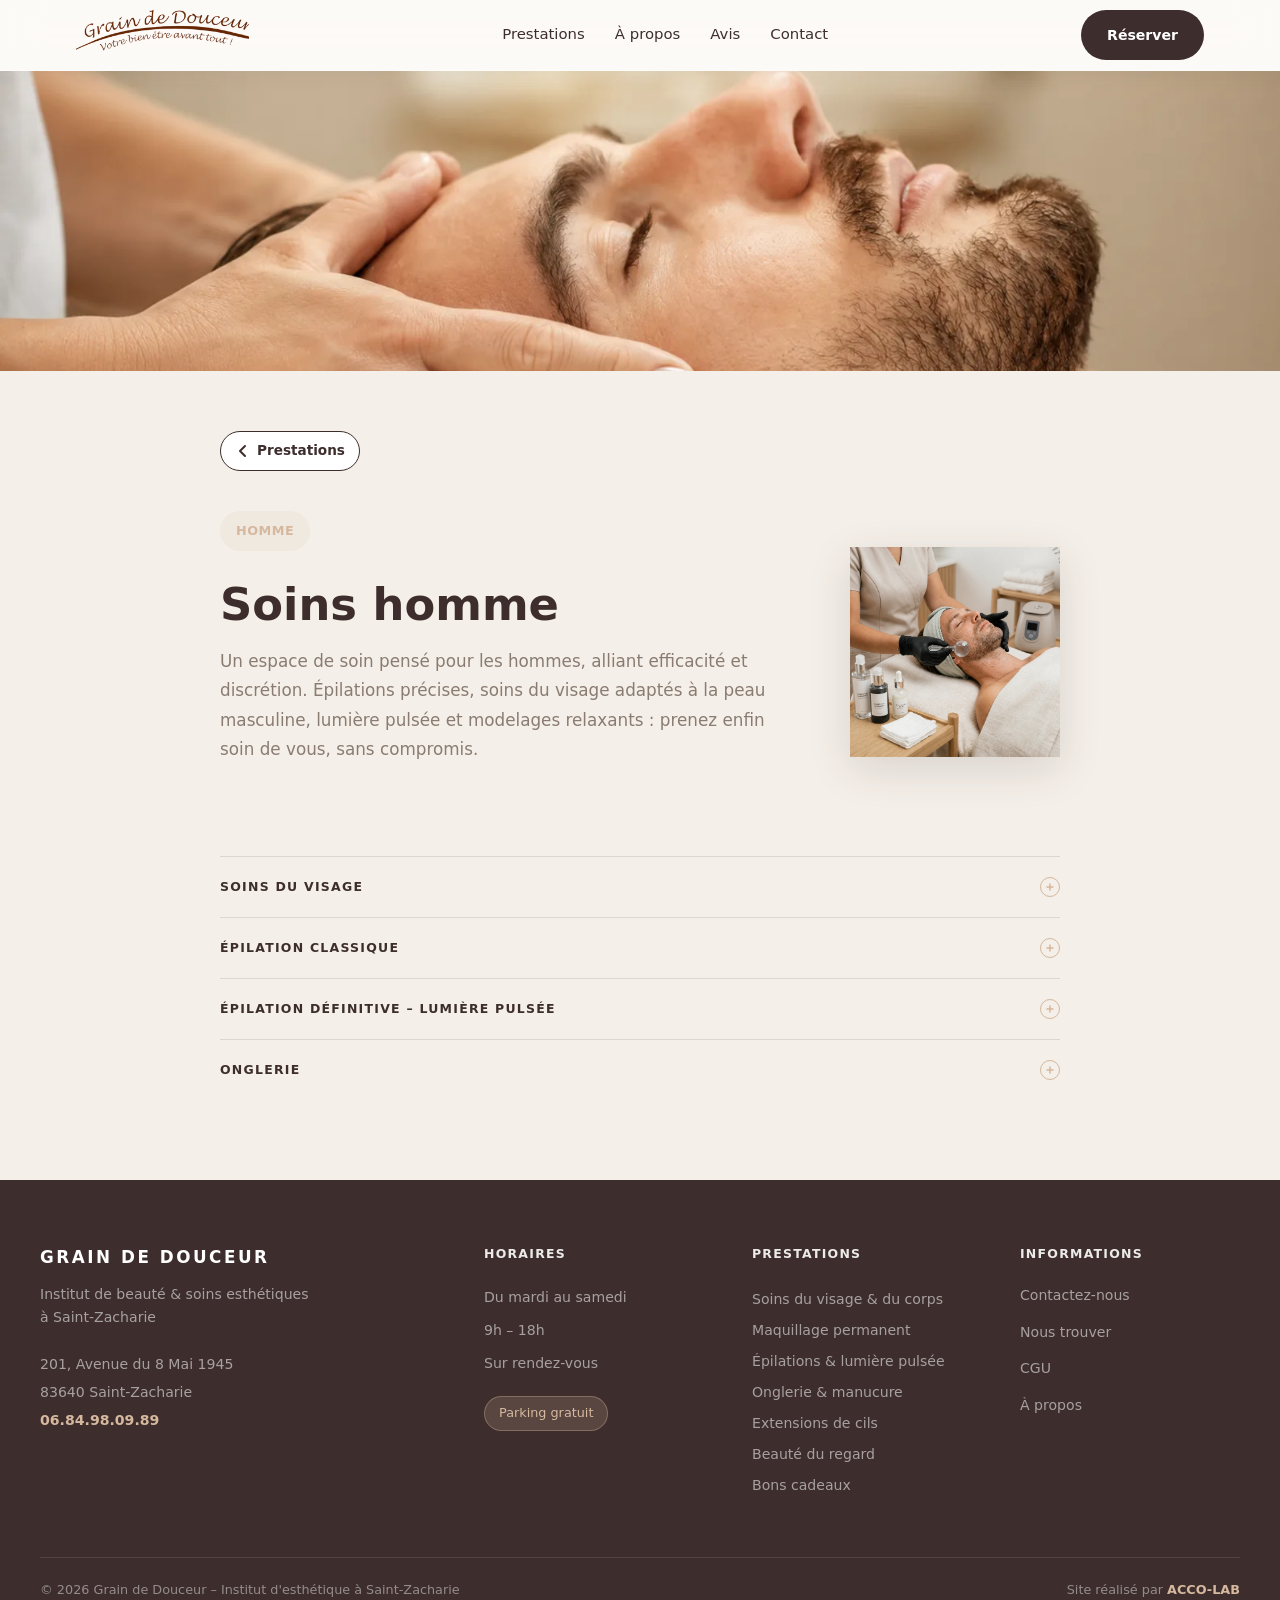
<file: soins-homme.html>
<!DOCTYPE html>
<html lang="fr">
<head>
  <meta charset="UTF-8" />
  <meta name="viewport" content="width=device-width, initial-scale=1.0" />
  <title>Soins homme à Saint-Zacharie — Grain de Douceur</title>
  <meta name="description" content="Soins du visage, épilation cire & lumière pulsée et onglerie adaptés aux hommes à Saint-Zacharie. Institut Grain de Douceur, Var. Rdv mardi–samedi.">
  <link rel="icon" type="image/x-icon" href="favicon.ico">
  <link rel="icon" type="image/png" sizes="32x32" href="image/favicon-32.png">
  <link rel="apple-touch-icon" sizes="180x180" href="image/favicon-180.png">
  <link rel="stylesheet" href="styles.css" />
  <link rel="canonical" href="https://graindedouceur.fr/soins-homme.html">
  <meta property="og:type" content="website">
  <meta property="og:url" content="https://graindedouceur.fr/soins-homme.html">
  <meta property="og:title" content="Soins homme à Saint-Zacharie — Grain de Douceur">
  <meta property="og:description" content="Soins du visage, épilation cire & lumière pulsée et onglerie adaptés aux hommes à Saint-Zacharie. Institut Grain de Douceur, Var. Rdv mardi–samedi.">
  <meta property="og:image" content="https://graindedouceur.fr/image/header.webp">
  <meta property="og:image:width" content="1477">
  <meta property="og:image:height" content="1065">
  <meta property="og:locale" content="fr_FR">
  <meta name="twitter:card" content="summary_large_image">
  <meta name="twitter:image" content="https://graindedouceur.fr/image/header.webp">
<script type="application/ld+json">
{
  "@context": "https://schema.org",
  "@type": "BreadcrumbList",
  "itemListElement": [
    {
      "@type": "ListItem",
      "position": 1,
      "name": "Accueil",
      "item": "https://graindedouceur.fr/"
    },
    {
      "@type": "ListItem",
      "position": 2,
      "name": "Prestations",
      "item": "https://graindedouceur.fr/#prestations"
    },
    {
      "@type": "ListItem",
      "position": 3,
      "name": "Soins homme",
      "item": "https://graindedouceur.fr/soins-homme.html"
    }
  ]
}
</script>
</head>
<body>
  <header class="topnav">
    <div class="topnav-inner">
      <a href="index.html" class="topnav-logo">
        <img src="image/logo.webp" alt="Grain de Douceur">
      </a>
      <nav class="topnav-links">
        <a href="index.html#prestations">Prestations</a>
        <a href="a-propos.html">À propos</a>
        <a href="index.html#avis">Avis</a>
        <a href="index.html#contact">Contact</a>
      </nav>
      <button class="topnav-burger" aria-label="Menu" aria-expanded="false">
        <span></span><span></span><span></span>
      </button>
      <a href="index.html#contact" class="button topnav-cta">Réserver</a>
    </div>
  </header>

  <main>
    <section class="page-detail">
      <div class="page-detail-hero">
        <img src="image/Presta1/soinhommebaniere.webp" alt="Soins homme">
      </div>
      <div class="page-detail-content">
      <a href="index.html#prestations" class="back-link"><svg width="16" height="16" viewBox="0 0 16 16" fill="none"><path d="M10 3L5 8l5 5" stroke="currentColor" stroke-width="2" stroke-linecap="round" stroke-linejoin="round"/></svg> Prestations</a>
      <div class="page-content-row">
        <div class="page-content-main">
      <span class="section-label" style="color:var(--accent);background:rgba(213,184,158,0.12);">Homme</span>
      <h1>Soins homme</h1>
      <p class="page-intro">Un espace de soin pensé pour les hommes, alliant efficacité et discrétion. Épilations précises, soins du visage adaptés à la peau masculine, lumière pulsée et modelages relaxants : prenez enfin soin de vous, sans compromis.</p>
        </div>
        <div class="page-side-photo">
          <img src="image/photocote/homme.webp" alt="Soins homme" loading="lazy">
        </div>
      </div>

      <div class="detail-group">
        <h2>Soins du visage</h2>
        <ul>
          <li>Soin "Clarté" — <span class="price">68€</span><br><span class="soin-desc">Démaquillage, lotion, gommage, vapeur, comédons, modelage, masque</span></li>
          <li>Soin "Teenager" — <span class="price">45€</span><br><span class="soin-desc">Démaquillage, lotion, gommage, vapeur, comédons, masque</span></li>
          <li>Soin "Tendance Spa" — <span class="price">68€</span><br><span class="soin-desc">Soin ultra hydratant et relaxant aux pierres chaudes</span></li>
          <li>Soin anti-âge "Douceur" — <span class="price">70€</span><br><span class="soin-desc">Démaquillage, lotion, gommage, vapeur, serviette chaude, modelage, masque</span></li>
        </ul>
      </div>
      <div class="detail-group">
        <h2>Épilation classique</h2>
        <ul>
          <li>Nez ou oreilles — <span class="price">5€</span></li>
          <li>Sourcils — <span class="price">7€</span></li>
          <li>Duvet ou menton ou joues — <span class="price">5€</span></li>
          <li>Visage — <span class="price">20€</span></li>
          <li>Demi-bras — <span class="price">13€</span></li>
          <li>Bras complets — <span class="price">23€</span></li>
          <li>Aisselles — <span class="price">13€</span></li>
          <li>Inter-fessiers — <span class="price">10€</span></li>
          <li>Dos ou torse — <span class="price">25€</span></li>
          <li>Fesses — <span class="price">15€</span></li>
          <li>Forfait corps homme — <span class="price">140€</span></li>
        </ul>
      </div>
      <div class="detail-group">
        <h2>Épilation définitive – Lumière pulsée</h2>
        <table class="price-table">
          <thead><tr><th>Zone</th><th>Séance</th><th>Forfait</th></tr></thead>
          <tbody>
            <tr><td>Demi-jambes homme</td><td>180€</td><td>1 260€</td></tr>
            <tr><td>Jambes complètes homme</td><td>260€</td><td>1 800€</td></tr>
            <tr><td>Dos</td><td>190€</td><td>1 290€</td></tr>
            <tr><td>Torse</td><td>120€</td><td>800€</td></tr>
            <tr><td>Ventre</td><td>70€</td><td>470€</td></tr>
            <tr><td>Épaules</td><td>60€</td><td>405€</td></tr>
            <tr><td>Barbe</td><td>80€</td><td>560€</td></tr>
            <tr><td>Bras</td><td>120€</td><td>800€</td></tr>
            <tr><td>Demi-bras</td><td>79€</td><td>530€</td></tr>
            <tr><td>Nuque ou cou</td><td>42€</td><td>279€</td></tr>
            <tr><td>Mains</td><td>40€</td><td>280€</td></tr>
          </tbody>
        </table>
      </div>
      <div class="detail-group">
        <h2>Onglerie</h2>
        <ul>
          <li>Manucure traditionnelle — <span class="price">35€</span></li>
          <li>Manucure + gants de paraffine — <span class="price">45€</span></li>
        </ul>
      </div>
    </div>
    </section>
  </main>

  <footer class="footer-main">
    <div class="footer-inner">
      <div class="footer-brand">
        <span class="footer-logo">Grain de Douceur</span>
        <p>Institut de beauté & soins esthétiques<br>à Saint-Zacharie</p>
        <address>
          201, Avenue du 8 Mai 1945<br>
          83640 Saint-Zacharie<br>
          <a href="tel:+33684980989">06.84.98.09.89</a>
        </address>
      </div>
      <div class="footer-col">
        <h4>Horaires</h4>
        <p>Du mardi au samedi</p>
        <p>9h – 18h</p>
        <p>Sur rendez-vous</p>
        <span class="footer-parking">Parking gratuit</span>
      </div>
      <div class="footer-col">
        <h4>Prestations</h4>
        <ul>
          <li>Soins du visage & du corps</li>
          <li>Maquillage permanent</li>
          <li>Épilations & lumière pulsée</li>
          <li>Onglerie & manucure</li>
          <li>Extensions de cils</li>
          <li>Beauté du regard</li>
          <li>Bons cadeaux</li>
        </ul>
      </div>
      <div class="footer-col">
        <h4>Informations</h4>
        <nav class="footer-links">
          <a href="index.html#contact">Contactez-nous</a>
          <a href="index.html#contact">Nous trouver</a>
          <a href="cgu.html">CGU</a>
          <a href="a-propos.html">À propos</a>
        </nav>
      </div>
    </div>
    <div class="footer-bottom">
      <span>© 2026 Grain de Douceur – Institut d'esthétique à Saint-Zacharie</span>
      <span>Site réalisé par <a href="https://acco-lab.fr/" target="_blank" rel="noopener noreferrer">ACCO-LAB</a></span>
    </div>
  </footer>
<script src="presta.js"></script>
<script src="nav.js"></script>
</body>
</html>
</file>
<file: styles.css>
:root {
  --bg: #f4efe8;
  --surface: #fff7f0;
  --text: #3d2e2d;
  --muted: #8a7c72;
  --border: rgba(61, 46, 45, 0.12);
  --accent: #d5b89e;
}

* {
  box-sizing: border-box;
}

html {
  overflow-x: clip;
}

body {
  margin: 0;
  min-height: 100%;
  font-family: Inter, system-ui, sans-serif;
  color: var(--text);
  background: var(--bg);
}

body {
  line-height: 1.6;
}


/* ── Navigation verre ─────────────────────────────────── */
.topnav {
  position: sticky;
  top: 0;
  z-index: 100;
  background: rgba(255, 255, 255, 0.68);
  backdrop-filter: blur(20px) saturate(160%);
  -webkit-backdrop-filter: blur(20px) saturate(160%);
  border-bottom: 1px solid rgba(255, 255, 255, 0.38);
  box-shadow: 0 1px 24px rgba(61, 46, 45, 0.07);
}

.topnav-inner {
  max-width: 1200px;
  margin: 0 auto;
  padding: 0 36px;
  height: 70px;
  display: flex;
  align-items: center;
  justify-content: space-between;
  gap: 24px;
}

.topnav-logo {
  display: flex;
  align-items: center;
  flex-shrink: 0;
  text-decoration: none;
}

.topnav-logo img {
  height: 52px;
  width: auto;
  display: block;
}

.topnav-links {
  display: flex;
  gap: 30px;
  align-items: center;
}

.topnav-links a {
  color: var(--text);
  text-decoration: none;
  font-weight: 500;
  font-size: 0.93rem;
  transition: color 0.2s;
}

.topnav-links a:hover {
  color: var(--accent);
}

.topnav-cta {
  padding: 10px 22px;
  font-size: 0.88rem;
  flex-shrink: 0;
}

/* ── Dropdown Prestations ─────────────────────────────── */
.topnav-dropdown {
  position: relative;
}

.topnav-dropdown-trigger {
  display: flex;
  align-items: center;
  gap: 5px;
  cursor: pointer;
}

.topnav-caret {
  transition: transform 0.2s;
  flex-shrink: 0;
}

.topnav-dropdown:hover .topnav-caret,
.topnav-dropdown.open .topnav-caret {
  transform: rotate(180deg);
}

.topnav-dropdown-menu {
  display: none;
  position: absolute;
  top: calc(100% + 14px);
  left: 50%;
  transform: translateX(-50%);
  background: rgba(255, 255, 255, 0.97);
  backdrop-filter: blur(20px) saturate(160%);
  -webkit-backdrop-filter: blur(20px) saturate(160%);
  border: 1px solid var(--border);
  border-radius: 14px;
  padding: 8px 0;
  min-width: 260px;
  box-shadow: 0 8px 32px rgba(61, 46, 45, 0.13);
  z-index: 200;
}

.topnav-dropdown-menu a {
  display: block;
  padding: 11px 20px;
  font-size: 0.88rem;
  font-weight: 500;
  color: var(--text);
  text-decoration: none;
  white-space: nowrap;
  transition: background 0.15s, color 0.15s;
}

.topnav-dropdown-menu a:hover {
  background: rgba(213, 184, 158, 0.15);
  color: var(--accent);
}

.topnav-dropdown:hover .topnav-dropdown-menu,
.topnav-dropdown.open .topnav-dropdown-menu {
  display: block;
}

/* ── Hamburger ─────────────────────────────────────────── */
.topnav-burger {
  display: none;
  flex-direction: column;
  justify-content: center;
  gap: 5px;
  background: none;
  border: none;
  cursor: pointer;
  padding: 6px;
  flex-shrink: 0;
}

.topnav-burger span {
  display: block;
  width: 22px;
  height: 2px;
  background: var(--text);
  border-radius: 2px;
  transition: transform 0.25s, opacity 0.2s;
}

.topnav-burger.open span:nth-child(1) { transform: translateY(7px) rotate(45deg); }
.topnav-burger.open span:nth-child(2) { opacity: 0; }
.topnav-burger.open span:nth-child(3) { transform: translateY(-7px) rotate(-45deg); }

/* ── Mobile nav ────────────────────────────────────────── */
@media (max-width: 768px) {
  .topnav-inner { padding: 0 20px; }
  .topnav-logo img { height: 42px; }
  .topnav-burger { display: flex; }
  .topnav-cta { display: none; }

  .topnav-links {
    display: none;
    position: absolute;
    top: 70px;
    left: 0;
    right: 0;
    flex-direction: column;
    background: rgba(255, 255, 255, 0.98);
    border-bottom: 1px solid var(--border);
    box-shadow: 0 8px 24px rgba(61, 46, 45, 0.1);
    padding: 8px 0 16px;
    gap: 0;
    z-index: 150;
  }

  .topnav-links.open { display: flex; }

  .topnav-links > a,
  .topnav-dropdown-trigger {
    padding: 13px 24px;
    border-bottom: 1px solid var(--border);
    font-size: 0.95rem;
  }

  .topnav-dropdown { width: 100%; }

  .topnav-dropdown-menu {
    position: static;
    transform: none;
    box-shadow: none;
    border: none;
    border-radius: 0;
    padding: 4px 0;
    background: rgba(213, 184, 158, 0.08);
    min-width: 0;
    width: 100%;
    display: none;
  }

  .topnav-dropdown.open .topnav-dropdown-menu { display: block; }

  .topnav-dropdown-menu a {
    padding: 10px 36px;
    font-size: 0.88rem;
    border-bottom: none;
  }

  .topnav-links > a:last-child { border-bottom: none; }
}

.page {
  width: 100%;
  margin: 0;
  padding: 0;
}

.page-header {
  width: 100%;
  padding: 20px 0 0;
  background: #fff;
  position: sticky;
  top: 0;
  z-index: 20;
  border-bottom: 1px solid rgba(61, 46, 45, 0.06);
}

.page-header-inner {
  width: min(1200px, 100%);
  margin: 0 auto;
  display: flex;
  align-items: center;
  justify-content: space-between;
  gap: 20px;
  padding: 0 20px;
}

.page-logo {
  font-weight: 700;
  letter-spacing: 0.15em;
  color: var(--text);
  text-decoration: none;
}

.page-nav {
  display: flex;
  flex-wrap: wrap;
  gap: 18px;
}

.page-nav a {
  color: var(--text);
  text-decoration: none;
  font-weight: 500;
}

.page-nav a:hover {
  color: var(--accent);
}

.site-header {
  width: 100vw;
  position: relative;
  left: 50%;
  right: 50%;
  margin-left: -50vw;
  margin-right: -50vw;
  padding: 42px 38px 60px;
  background-image: url("image/header.webp");
  background-size: cover;
  background-position: center;
  background-repeat: no-repeat;
  overflow: hidden;
  min-height: 100vh;
  margin-bottom: 0;
  display: grid;
  gap: 24px;
  border-radius: 0;
}

.page-detail {
  width: 100%;
  margin: 0;
  padding: 0;
  background: var(--bg);
  border-radius: 0;
  box-shadow: 0 18px 40px rgba(25, 21, 18, 0.05);
}

.hero-block {
  margin-top: 40px;
}

.apropos-block {
  margin-top: 0;
  width: 100vw;
  position: relative;
  left: 50%;
  margin-left: -50vw;
}

.apropos-inner {
  display: grid;
  grid-template-columns: minmax(0, 380px) 1fr;
  min-height: 420px;
}

.apropos-image {
  position: relative;
  overflow: hidden;
}

.apropos-image picture,
.apropos-image img {
  display: block;
  width: 100%;
  height: 100%;
  object-fit: cover;
}

.apropos-content {
  padding: 60px 72px 60px 64px;
  background: #fff;
  display: flex;
  flex-direction: column;
  justify-content: center;
  gap: 18px;
}

.apropos-content h2 {
  margin: 0;
  font-size: clamp(1.8rem, 2.4vw, 2.4rem);
  line-height: 1.15;
}

.apropos-lead {
  margin: 0;
  font-size: 1.05rem;
  color: var(--muted);
  line-height: 1.75;
}

.apropos-text {
  margin: 0;
  color: var(--muted);
  line-height: 1.75;
  font-size: 0.95rem;
}

.apropos-values {
  display: flex;
  flex-direction: column;
  gap: 10px;
  margin: 6px 0;
}

.apropos-value {
  display: flex;
  align-items: baseline;
  gap: 12px;
  padding: 14px 18px;
  background: var(--bg);
  border-radius: 14px;
  border-left: 3px solid var(--accent);
}

.apropos-value strong {
  color: var(--text);
  font-size: 0.88rem;
  font-weight: 700;
  white-space: nowrap;
  min-width: 90px;
}

.apropos-value span {
  color: var(--muted);
  font-size: 0.87rem;
  line-height: 1.5;
}

@media (max-width: 860px) {
  .apropos-inner {
    grid-template-columns: 1fr;
  }

  .apropos-image {
    min-height: 360px;
  }

  .apropos-content {
    padding: 48px 32px;
  }
}

/* ── À propos – section info ──────────────────────────── */
.apropos-info-block {
  width: 100%;
  background: var(--bg);
  padding: 64px 0;
  border-top: 1px solid var(--border);
}

.apropos-info-inner {
  max-width: 1100px;
  margin: 0 auto;
  padding: 0 60px;
  display: grid;
  grid-template-columns: repeat(3, 1fr);
  gap: 0;
}

.apropos-info-col {
  padding: 0 48px;
  display: flex;
  flex-direction: column;
  gap: 14px;
}

.apropos-info-col:first-child {
  padding-left: 0;
}

.apropos-info-col:last-child {
  padding-right: 0;
}

.apropos-info-col + .apropos-info-col {
  border-left: 1px solid var(--border);
}

.apropos-info-label {
  display: block;
  font-size: 0.72rem;
  font-weight: 700;
  letter-spacing: 0.1em;
  text-transform: uppercase;
  color: var(--accent);
  margin-bottom: 4px;
}

.apropos-info-col p,
.apropos-info-col address {
  margin: 0;
  font-style: normal;
  color: var(--muted);
  font-size: 0.93rem;
  line-height: 1.85;
}

.apropos-info-col strong {
  color: var(--text);
  font-weight: 600;
}

.apropos-info-tel {
  color: var(--accent);
  font-weight: 700;
  font-size: 1.05rem;
  text-decoration: none;
  letter-spacing: 0.02em;
}

.apropos-info-tag {
  display: inline-flex;
  align-self: flex-start;
  padding: 5px 14px;
  border-radius: 999px;
  background: rgba(213, 184, 158, 0.15);
  border: 1px solid rgba(213, 184, 158, 0.3);
  font-size: 0.75rem;
  font-weight: 600;
  color: var(--text);
  letter-spacing: 0.02em;
}

.apropos-info-list {
  list-style: none;
  padding: 0;
  margin: 0;
  display: flex;
  flex-direction: column;
  gap: 7px;
}

.apropos-info-list li {
  font-size: 0.9rem;
  color: var(--muted);
  padding-left: 14px;
  position: relative;
  line-height: 1.6;
}

.apropos-info-list li::before {
  content: '–';
  position: absolute;
  left: 0;
  color: var(--accent);
}

@media (max-width: 768px) {
  .apropos-info-inner {
    grid-template-columns: 1fr;
    padding: 0 24px;
    gap: 36px;
  }
  .apropos-info-col {
    padding: 0;
    border-left: none !important;
    padding-top: 36px;
    border-top: 1px solid var(--border);
  }
  .apropos-info-col:first-child {
    border-top: none;
    padding-top: 0;
  }
  .apropos-info-block { padding: 52px 0; }
}

/* ── Section Lieu ─────────────────────────────────────── */
.lieu-block {
  margin-top: 0;
  width: 100vw;
  position: relative;
  left: 50%;
  margin-left: -50vw;
  background: #fff;
  border-top: 1px solid var(--border);
  border-bottom: 1px solid var(--border);
  padding: 88px 0;
}

.lieu-inner {
  max-width: 1200px;
  margin: 0 auto;
  padding: 0 40px;
  display: grid;
  grid-template-columns: 1.1fr 1fr;
  gap: 80px;
  align-items: center;
}

.lieu-content {
  display: flex;
  flex-direction: column;
  gap: 20px;
}

.lieu-content h2 {
  margin: 0;
  font-size: clamp(1.8rem, 2.4vw, 2.6rem);
  line-height: 1.15;
}

.lieu-lead {
  margin: 0;
  font-size: 1.05rem;
  color: var(--muted);
  line-height: 1.8;
}

.lieu-text {
  margin: 0;
  font-size: 0.93rem;
  color: var(--muted);
  line-height: 1.8;
}

.lieu-features {
  list-style: none;
  padding: 0;
  margin: 6px 0 0;
  display: flex;
  flex-direction: column;
  gap: 10px;
}

.lieu-features li {
  display: flex;
  align-items: center;
  gap: 10px;
  font-size: 0.92rem;
  color: var(--text);
  font-weight: 500;
  padding: 12px 16px;
  background: var(--bg);
  border-radius: 12px;
}

/* Carousel */
.lieu-carousel {
  position: relative;
  border-radius: 28px;
  overflow: hidden;
  height: 560px;
  background: var(--bg);
  box-shadow: 0 28px 60px rgba(25, 21, 18, 0.1);
}

.carousel-slides {
  position: relative;
  width: 100%;
  height: 100%;
}

.carousel-slide {
  position: absolute;
  inset: 0;
  opacity: 0;
  transition: opacity 0.6s ease;
}

.carousel-slide.active {
  opacity: 1;
}

.carousel-slide picture {
  display: block;
  width: 100%;
  height: 100%;
}

.carousel-slide img {
  display: block;
  width: 100%;
  height: 100%;
  object-fit: cover;
}

.carousel-btn {
  position: absolute;
  top: 50%;
  transform: translateY(-50%);
  width: 46px;
  height: 46px;
  border-radius: 50%;
  background: rgba(255, 255, 255, 0.92);
  border: none;
  cursor: pointer;
  display: flex;
  align-items: center;
  justify-content: center;
  color: var(--text);
  box-shadow: 0 4px 18px rgba(0, 0, 0, 0.15);
  z-index: 2;
  transition: background 0.2s, transform 0.2s;
}

.carousel-btn:hover {
  background: #fff;
  transform: translateY(-50%) scale(1.1);
}

.carousel-prev { left: 14px; }
.carousel-next { right: 14px; }

.carousel-dots {
  position: absolute;
  bottom: 16px;
  left: 50%;
  transform: translateX(-50%);
  display: flex;
  gap: 8px;
  z-index: 2;
}

.carousel-dot {
  width: 8px;
  height: 8px;
  border-radius: 50%;
  border: none;
  background: rgba(255, 255, 255, 0.5);
  cursor: pointer;
  padding: 0;
  transition: background 0.25s, transform 0.25s;
}

.carousel-dot.active {
  background: #fff;
  transform: scale(1.35);
}

@media (max-width: 860px) {
  .lieu-inner {
    grid-template-columns: 1fr;
    gap: 44px;
    padding: 0 24px;
  }

  .lieu-block {
    padding: 60px 0;
  }

  .lieu-carousel {
    height: 380px;
  }
}

.site-header::before {
  content: "";
  position: absolute;
  inset: 0;
  background: linear-gradient(180deg, rgba(20, 12, 8, 0.75), rgba(20, 12, 8, 0.18));
  pointer-events: none;
}

.header-bar {
  position: relative;
  z-index: 1;
  display: flex;
  align-items: center;
  justify-content: space-between;
  gap: 20px;
}

.logo {
  font-weight: 700;
  letter-spacing: 0.15em;
  text-transform: uppercase;
  color: #fff;
}

.logo-img {
  display: flex;
  align-items: center;
  text-decoration: none;
  flex-shrink: 0;
}

.logo-img img {
  height: 62px;
  width: auto;
  display: block;
}

.header-nav {
  display: flex;
  gap: 22px;
  flex-wrap: wrap;
}

.header-nav a,
.nav-cta {
  color: #fff;
  text-decoration: none;
  font-weight: 500;
}

.header-nav a:hover,
.nav-cta:hover {
  opacity: 0.85;
}

.nav-cta {
  padding: 12px 24px;
  border-radius: 999px;
  background: rgba(255, 255, 255, 0.12);
  border: 1px solid rgba(255, 255, 255, 0.22);
}

.site-header-inner {
  position: relative;
  z-index: 1;
  display: grid;
  align-items: center;
  min-height: 620px;
}

.header-copy {
  max-width: 600px;
}

.header-badge {
  display: inline-flex;
  align-items: center;
  padding: 10px 16px;
  border-radius: 999px;
  background: rgba(255, 255, 255, 0.12);
  color: #fff;
  font-weight: 600;
  margin-bottom: 18px;
  letter-spacing: 0.04em;
}

.site-header h1 {
  margin: 0 0 18px;
  font-size: clamp(3rem, 5vw, 5.2rem);
  line-height: 1.02;
  color: #fff;
}

.site-header p {
  margin: 0 0 28px;
  color: rgba(255, 255, 255, 0.88);
  font-size: 1.05rem;
  max-width: 42rem;
}

.site-header .button.outline {
  background: rgba(255, 255, 255, 0.14);
  color: #fff;
  border-color: rgba(255, 255, 255, 0.3);
}

.site-header .button.outline:hover {
  background: rgba(255, 255, 255, 0.22);
}


.hero-block {
  display: grid;
  gap: 32px;
}

.hero-features {
  display: grid;
  grid-template-columns: repeat(auto-fit, minmax(180px, 1fr));
  gap: 16px;
}

.feature-card {
  background: #fff;
  border: 1px solid var(--border);
  border-radius: 22px;
  padding: 24px 20px;
  text-align: center;
}

.feature-icon {
  display: inline-flex;
  align-items: center;
  justify-content: center;
  width: 42px;
  height: 42px;
  margin-bottom: 16px;
  border-radius: 50%;
  background: #f6ede4;
  font-size: 18px;
}

.feature-card h3 {
  margin: 0 0 10px;
  font-size: 1rem;
}

.feature-card p {
  margin: 0;
  color: var(--muted);
  font-size: 0.95rem;
}

.hero-main {
  display: grid;
  grid-template-columns: 1.7fr 1.4fr 0.9fr;
  gap: 24px;
  align-items: center;
}

.hero-image,
.hero-small-card,
.collection-block,
.collection-grid .product-card,
.choose-image,
.type-icon,
.info-card {
  background: var(--surface);
}

.placeholder {
  position: relative;
  min-height: 360px;
  border-radius: 32px;
  overflow: hidden;
  background: linear-gradient(135deg, #f8f0e9 0%, #ede3d6 100%);
}

.hero-image {
  min-height: 520px;
}

.image-tag {
  position: absolute;
  top: 18px;
  left: 18px;
  padding: 10px 14px;
  border-radius: 999px;
  background: rgba(255, 255, 255, 0.95);
  font-weight: 700;
  color: var(--text);
  box-shadow: 0 10px 25px rgba(0, 0, 0, 0.08);
}

.hero-copy {
  padding: 28px 0;
}

.hero-copy .eyebrow {
  font-size: 1rem;
  font-weight: 700;
  letter-spacing: 0.03em;
  text-transform: uppercase;
  color: var(--muted);
  margin-bottom: 18px;
}

.hero-copy h1 {
  margin: 0 0 22px;
  font-size: clamp(2rem, 3vw, 3.3rem);
  line-height: 1.05;
}

.hero-text {
  max-width: 38rem;
  margin: 0 0 28px;
  color: var(--muted);
}

.button,
.button.outline {
  display: inline-flex;
  align-items: center;
  justify-content: center;
  padding: 14px 26px;
  border-radius: 999px;
  text-decoration: none;
  font-weight: 600;
}

.button {
  background: var(--text);
  color: #fff;
}

.button.outline {
  background: transparent;
  color: var(--text);
  border: 1.5px solid var(--border);
}

.hero-small-card {
  min-height: 260px;
  padding: 18px;
}

.hero-small-card .small-card-image {
  width: 100%;
  height: 100%;
  border-radius: 28px;
  background: linear-gradient(135deg, #ece1d7, #f4ede7);
}

.collection-block,
.choose-block,
.info-blocks {
  margin-top: 64px;
}

.collection-block {
  padding: 32px;
  border-radius: 32px;
  background: #fbf3ec;
}

.collection-copy h2,
.choose-copy h2 {
  margin: 0 0 18px;
  font-size: 2rem;
}

.collection-copy p,
.choose-copy p {
  max-width: 36rem;
  margin: 0 0 24px;
  color: var(--muted);
}

.collection-grid {
  display: grid;
  grid-template-columns: repeat(3, minmax(0, 1fr));
  gap: 22px;
  margin-top: 26px;
}

.product-card {
  border-radius: 28px;
  padding: 20px;
}

.product-image {
  min-height: 180px;
  border-radius: 22px;
  background: linear-gradient(135deg, #f0e4d9, #e8dbcf);
  margin-bottom: 18px;
}

.product-card h3 {
  margin: 0 0 10px;
  font-size: 1rem;
}

.product-card p {
  margin: 0;
  color: var(--muted);
}

.choose-block {
  display: grid;
  grid-template-columns: 1.8fr 1.2fr;
  gap: 28px;
  align-items: center;
  padding: 28px;
  border-radius: 32px;
  background: #faf3eb;
}

.choose-image {
  min-height: 360px;
}

.play-icon {
  position: absolute;
  inset: 0;
  display: grid;
  place-items: center;
  font-size: 2.2rem;
  color: var(--text);
  background: rgba(255, 255, 255, 0.2);
}

.type-list {
  display: grid;
  grid-template-columns: repeat(3, minmax(0, 1fr));
  gap: 18px;
  margin-top: 24px;
}

.type-card {
  padding: 18px 16px;
  border-radius: 28px;
  background: #fff;
  text-align: center;
  min-height: 240px;
}

.type-icon {
  width: 72px;
  height: 72px;
  margin: 0 auto 16px;
  border-radius: 50%;
  background: linear-gradient(135deg, #f4eae0, #ebe0d4);
}

.type-card h3 {
  margin: 0;
}

.info-blocks {
  display: grid;
  grid-template-columns: repeat(3, minmax(0, 1fr));
  gap: 18px;
}

.info-card {
  padding: 28px 24px;
  border-radius: 28px;
  border: 1px solid var(--border);
}

.info-card h3 {
  margin: 0 0 14px;
}

.info-card p {
  margin: 0;
  color: var(--muted);
}

.contact-block {
  margin-top: 0;
}

.services-block {
  margin-top: 0;
  width: 100vw;
  position: relative;
  left: 50%;
  margin-left: -50vw;
}

.brands-block {
  width: 100%;
  padding: 80px 0 0;
  background: #fff;
  border-top: 1px solid var(--border);
}

.brands-block-inner {
  max-width: 1200px;
  margin: 0 auto;
  padding: 0 40px;
}

.section-heading.centered {
  text-align: center;
  max-width: 600px;
  margin-left: auto;
  margin-right: auto;
}

.brands-ticker-band {
  width: 100%;
  height: 76px;
  background: var(--text);
  overflow: hidden;
  position: relative;
  margin: 52px 0 0;
}

.brands-ticker-band::before,
.brands-ticker-band::after {
  content: '';
  position: absolute;
  top: 0;
  bottom: 0;
  width: 200px;
  z-index: 2;
  pointer-events: none;
}

.brands-ticker-band::before {
  left: 0;
  background: linear-gradient(to right, #3d2e2d, transparent);
}

.brands-ticker-band::after {
  right: 0;
  background: linear-gradient(to left, #3d2e2d, transparent);
}

@keyframes tickerScroll {
  to { transform: translateX(calc(-100% / 3)); }
}

.brands-ticker-track {
  display: flex;
  align-items: center;
  height: 100%;
  will-change: transform;
}

.ticker-brand {
  width: 280px;
  text-align: center;
  font-size: 1rem;
  font-weight: 600;
  color: rgba(255, 255, 255, 0.2);
  white-space: nowrap;
  letter-spacing: 0.06em;
  flex-shrink: 0;
  transition: color 0.5s ease, font-size 0.4s ease;
}

.ticker-brand.active {
  color: #fff;
  font-size: 1.4rem;
  font-weight: 700;
}

.ticker-sep {
  width: 60px;
  text-align: center;
  color: rgba(255, 255, 255, 0.12);
  font-size: 1.2rem;
  flex-shrink: 0;
  user-select: none;
}

.brand-spotlight {
  text-align: center;
  padding: 0 20px;
  display: flex;
  flex-direction: column;
  align-items: center;
  gap: 14px;
  min-height: 130px;
  justify-content: center;
  opacity: 0;
  transform: translateY(12px);
  transition: opacity 0.45s ease, transform 0.45s ease;
}

.brand-spotlight.visible {
  opacity: 1;
  transform: none;
}

.spotlight-name {
  margin: 0;
  font-size: 1.45rem;
  color: var(--text);
  font-weight: 800;
  letter-spacing: -0.01em;
}

.spotlight-desc {
  margin: 0;
  max-width: 560px;
  color: #5c4a44;
  line-height: 1.8;
  font-size: 0.95rem;
  font-weight: 500;
}

.brand-badge {
  display: inline-flex;
  padding: 6px 14px;
  background: rgba(213, 184, 158, 0.2);
  border-radius: 999px;
  font-size: 0.73rem;
  font-weight: 700;
  color: var(--text);
  letter-spacing: 0.03em;
  border: 1px solid rgba(213, 184, 158, 0.4);
}

/* ── Brand visual (background images) ── */
.brands-visual {
  position: relative;
  overflow: hidden;
  min-height: 240px;
  display: flex;
  align-items: center;
}

.brands-bg {
  position: absolute;
  inset: 0;
  background-size: cover;
  background-position: center;
  background-repeat: no-repeat;
  opacity: 0;
  transition: opacity 0.7s ease;
}

.brands-bg.active {
  opacity: 1;
}

.brands-visual-overlay {
  display: none;
}

.brands-spotlight-inner {
  position: relative;
  z-index: 2;
  width: 100%;
  padding-top: 40px;
  padding-bottom: 40px;
}

@media (max-width: 680px) {
  .brands-ticker-band {
    height: 62px;
  }
  .ticker-brand {
    padding: 0 28px;
    font-size: 0.88rem;
  }
  .ticker-brand.active {
    font-size: 1.1rem;
  }
  .brands-block-inner {
    padding: 0 24px;
  }
  .brands-bg.active {
    opacity: 0.55;
  }
  .brands-visual-overlay {
    display: block;
    position: absolute;
    inset: 0;
    background: rgba(244, 239, 232, 0.6);
    z-index: 1;
  }
  .brands-visual {
    min-height: 0;
  }
  .brands-spotlight-inner {
    padding-top: 24px;
    padding-bottom: 24px;
  }
}

.section-heading {
  max-width: 680px;
  margin-bottom: 32px;
}

.section-label {
  display: inline-flex;
  padding: 10px 16px;
  border-radius: 999px;
  background: rgba(213, 184, 158, 0.18);
  color: var(--text);
  font-weight: 700;
  letter-spacing: 0.04em;
  text-transform: uppercase;
  font-size: 0.8rem;
  margin-bottom: 14px;
}

.section-heading h2 {
  margin: 0 0 16px;
  font-size: clamp(2rem, 2.5vw, 2.8rem);
}

.section-heading p {
  margin: 0;
  color: var(--muted);
  font-size: 1rem;
  line-height: 1.7;
}

.services-grid {
  display: grid;
  grid-template-columns: repeat(3, minmax(0, 1fr));
  gap: 22px;
}

.service-card {
  padding: 26px 22px;
  border-radius: 30px;
  background: #fff;
  box-shadow: 0 18px 48px rgba(25, 21, 18, 0.06);
}

.service-icon {
  display: inline-flex;
  align-items: center;
  justify-content: center;
  width: 52px;
  height: 52px;
  margin-bottom: 18px;
  border-radius: 18px;
  background: #f8ede4;
  font-size: 1.2rem;
}

.service-card h3 {
  margin: 0 0 12px;
}

.service-card p {
  margin: 0;
  color: var(--muted);
}

.page-grid {
  display: grid;
  grid-template-columns: 1fr 1fr;
  gap: 0;
}

.page-card {
  position: relative;
  height: 440px;
  overflow: hidden;
  background: #111;
}

.page-card a {
  display: block;
  width: 100%;
  height: 100%;
  position: relative;
  color: inherit;
  text-decoration: none;
}

.page-card a::after {
  content: '';
  position: absolute;
  inset: 0;
  background: linear-gradient(
    to bottom,
    rgba(0, 0, 0, 0.08) 0%,
    rgba(0, 0, 0, 0.62) 100%
  );
  pointer-events: none;
  z-index: 1;
  transition: background 0.3s ease;
}

.page-card:hover a::after {
  background: linear-gradient(
    to bottom,
    rgba(0, 0, 0, 0.12) 0%,
    rgba(0, 0, 0, 0.72) 100%
  );
}

.page-card-image {
  position: absolute;
  inset: 0;
  background: #2a2a2a;
}

.page-card-image picture {
  display: block;
  width: 100%;
  height: 100%;
}

.page-card-image img {
  display: block;
  width: 100%;
  height: 100%;
  object-fit: cover;
  transition: transform 0.5s ease;
}

.page-card:hover .page-card-image img {
  transform: scale(1.05);
}

.page-detail-hero {
  width: 100%;
  height: 300px;
  margin: 0;
  overflow: hidden;
  border-radius: 0;
}

@media (max-width: 680px) {
  .page-detail-hero {
    height: 160px;
  }
  .page-detail-hero img {
    object-position: center center;
  }
}

.page-detail-hero picture {
  display: block;
  width: 100%;
  height: 100%;
}

.page-detail-hero img {
  display: block;
  width: 100%;
  height: 100%;
  object-fit: cover;
  object-position: center 30%;
}

.back-link {
  display: inline-flex;
  align-items: center;
  gap: 6px;
  font-size: 0.85rem;
  font-weight: 600;
  color: var(--text);
  text-decoration: none;
  margin-bottom: 40px;
  padding: 8px 14px;
  border: 1px solid var(--text);
  border-radius: 999px;
  background: #fff;
  transition: opacity 0.2s;
}

.back-link:hover {
  opacity: 0.65;
}

.page-detail-content {
  max-width: 920px;
  margin: 0 auto;
  padding: 60px 40px 80px;
}

.page-content-row {
  display: flex;
  align-items: flex-start;
  gap: 52px;
  margin-bottom: 48px;
}

.page-content-main {
  flex: 1;
  min-width: 0;
}

.page-side-photo {
  flex-shrink: 0;
  width: 210px;
  position: sticky;
  top: 90px;
  padding-top: 36px;
}

.page-side-photo img {
  width: 210px;
  height: 210px;
  object-fit: cover;
  border-radius: 0;
  box-shadow: 0 12px 40px rgba(61, 46, 45, 0.14);
  display: block;
}

@media (max-width: 680px) {
  .page-content-row {
    flex-direction: column-reverse;
    gap: 24px;
    margin-bottom: 32px;
  }
  .page-side-photo {
    width: 100%;
    position: static;
  }
  .page-side-photo img {
    width: 100%;
    height: 180px;
  }
}

.page-detail-content .section-label {
  margin-bottom: 12px;
}

.page-detail-content h1 {
  font-size: clamp(1.9rem, 3.5vw, 2.8rem);
  color: var(--text);
  margin: 16px 0 16px;
  line-height: 1.15;
  font-weight: 700;
}

.page-intro {
  font-size: 1.05rem;
  line-height: 1.75;
  color: var(--muted);
  max-width: 640px;
  margin: 0 0 44px;
  font-weight: 400;
}

.page-card-content {
  position: absolute;
  bottom: 0;
  left: 0;
  right: 0;
  padding: 36px 40px;
  z-index: 2;
  display: flex;
  flex-direction: column;
  align-items: flex-start;
  gap: 10px;
}

.page-card-label {
  display: none;
}

.page-card-content h3 {
  margin: 0;
  color: #fff;
  font-size: 1.35rem;
  font-weight: 700;
  letter-spacing: 0.01em;
}

.page-card-content p {
  margin: 0;
  color: rgba(255, 255, 255, 0.82);
  font-size: 0.88rem;
  line-height: 1.55;
  max-width: 30ch;
}

.page-card-link {
  display: inline-flex;
  align-items: center;
  gap: 8px;
  padding: 10px 22px;
  border-radius: 999px;
  background: rgba(255, 255, 255, 0.16);
  backdrop-filter: blur(8px);
  -webkit-backdrop-filter: blur(8px);
  border: 1px solid rgba(255, 255, 255, 0.25);
  color: #fff;
  font-size: 0.88rem;
  font-weight: 600;
  margin-top: 4px;
  transition: background 0.2s;
}

.page-card-link::after {
  content: '›';
  font-size: 1.15rem;
  line-height: 1;
}

.page-card:hover .page-card-link {
  background: rgba(255, 255, 255, 0.26);
}

.pages-detail-block {
  margin-top: 64px;
  display: grid;
  gap: 30px;
}

.pages-detail-block .page-detail {
  padding: 32px;
  border-radius: 32px;
  background: #fff;
  border: 1px solid rgba(61, 46, 45, 0.08);
}

.page-detail h3 {
  margin: 0 0 18px;
  font-size: 1.4rem;
}

.page-detail h3 a {
  color: var(--text);
  text-decoration: none;
}

.detail-group {
  border-top: 1px solid var(--border);
}

.detail-group:first-of-type {
  border-top: none;
}

/* ── Accordion header ── */
.detail-group > strong,
.detail-group > h2 {
  display: flex;
  justify-content: space-between;
  align-items: center;
  padding: 20px 0;
  cursor: pointer;
  user-select: none;
  font-size: 0.78rem;
  font-weight: 700;
  letter-spacing: 0.1em;
  text-transform: uppercase;
  color: var(--text);
  transition: color 0.2s;
  gap: 16px;
  margin: 0;
}

.detail-group > strong:hover,
.detail-group > h2:hover {
  color: var(--accent);
}

.detail-group > strong::after,
.detail-group > h2::after {
  content: '';
  display: block;
  flex-shrink: 0;
  width: 18px;
  height: 18px;
  border-radius: 50%;
  border: 1.5px solid var(--accent);
  background-image: url("data:image/svg+xml,%3Csvg xmlns='http://www.w3.org/2000/svg' width='10' height='10' viewBox='0 0 10 10'%3E%3Cpath d='M5 2v6M2 5h6' stroke='%23d5b89e' stroke-width='1.5' stroke-linecap='round'/%3E%3C/svg%3E");
  background-repeat: no-repeat;
  background-position: center;
  transition: transform 0.35s cubic-bezier(0.4, 0, 0.2, 1), background-color 0.2s;
}

.detail-group.open > strong,
.detail-group.open > h2 {
  color: var(--accent);
}

.detail-group.open > strong::after,
.detail-group.open > h2::after {
  transform: rotate(45deg);
  background-color: rgba(213, 184, 158, 0.15);
}

/* ── Accordion body ── */
.accordion-body {
  max-height: 0;
  overflow: hidden;
  transition: max-height 0.45s cubic-bezier(0.4, 0, 0.2, 1);
}

.detail-group.open .accordion-body {
  max-height: 2400px;
}

.accordion-body > p {
  margin: 0 0 14px;
  color: var(--muted);
  font-size: 0.91rem;
  line-height: 1.75;
  padding-bottom: 4px;
}

.detail-list,
.accordion-body > ul,
.detail-group ul {
  list-style: none;
  margin: 0 0 20px;
  padding: 0;
  display: flex;
  flex-direction: column;
}

.detail-list li,
.accordion-body > ul li,
.detail-group ul li {
  padding: 11px 0;
  color: var(--muted);
  font-size: 0.93rem;
  line-height: 1.6;
  border-bottom: 1px solid rgba(61, 46, 45, 0.06);
}

.accordion-body > ul li:last-child,
.detail-group ul li:last-child {
  border-bottom: none;
}

.price {
  font-weight: 600;
  color: var(--text);
  white-space: nowrap;
}

.soin-desc {
  display: block;
  font-size: 0.82rem;
  color: var(--muted);
  font-style: italic;
  margin-top: 3px;
}

.brand-credit {
  display: flex;
  align-items: center;
  gap: 10px;
  margin-top: 16px;
  margin-bottom: 8px;
}

.brand-credit span {
  font-size: 0.78rem;
  color: var(--muted);
  font-style: italic;
}

.brand-credit img {
  height: 52px;
  width: auto;
  max-width: 180px;
  object-fit: contain;
  opacity: 0.8;
}

.brand-credit strong {
  font-size: 0.82rem;
  color: var(--text);
  font-style: normal;
}

.detail-note {
  font-size: 0.82rem;
  color: var(--accent);
  background: rgba(213, 184, 158, 0.1);
  border-left: 2px solid var(--accent);
  padding: 8px 14px;
  border-radius: 0 8px 8px 0;
  margin: 0 0 16px;
  line-height: 1.6;
}

.price-table {
  width: 100%;
  border-collapse: collapse;
  margin-bottom: 16px;
  font-size: 0.9rem;
}

.price-table th {
  text-align: left;
  font-size: 0.7rem;
  font-weight: 700;
  letter-spacing: 0.08em;
  text-transform: uppercase;
  color: var(--accent);
  padding: 8px 12px 10px;
  border-bottom: 1px solid var(--border);
}

.price-table td {
  padding: 10px 12px;
  color: var(--muted);
  border-bottom: 1px solid rgba(61, 46, 45, 0.05);
  line-height: 1.4;
}

.price-table td:first-child {
  color: var(--text);
  font-weight: 500;
}

.price-table td:not(:first-child) {
  font-weight: 600;
  color: var(--text);
  white-space: nowrap;
}

.price-table tbody tr:last-child td {
  border-bottom: none;
}

.price-table tbody tr:hover td {
  background: rgba(213, 184, 158, 0.06);
}

.page-contact-summary {
  background: #fbf3ec;
}

.page-contact-summary h3 {
  color: var(--text);
}

.page-contact-summary .detail-list li {
  margin-bottom: 10px;
}

.gallery-grid {
  display: grid;
  grid-template-columns: repeat(3, minmax(0, 1fr));
  gap: 22px;
}

.gallery-item {
  min-height: 260px;
  border-radius: 32px;
  background: linear-gradient(135deg, #f4ede7, #efe3d8);
}

/* ── Événement block ──────────────────────────────────── */
.evenement-block {
  width: 100vw;
  position: relative;
  left: 50%;
  margin-left: -50vw;
  background: var(--surface);
  overflow: hidden;
}

.evenement-inner {
  max-width: 1200px;
  margin: 0 auto;
  display: grid;
  grid-template-columns: 340px 1fr;
  min-height: 460px;
}

.evenement-visual {
  display: flex;
  align-items: center;
  justify-content: center;
  padding: 40px 32px 40px 48px;
}

.evenement-visual img {
  width: 100%;
  height: 300px;
  object-fit: cover;
  display: block;
}

.evenement-content {
  padding: 72px 64px;
  display: flex;
  flex-direction: column;
  justify-content: center;
  align-items: flex-start;
  gap: 20px;
}

.evenement-content h2 {
  font-size: clamp(1.8rem, 3vw, 2.5rem);
  color: var(--text);
  margin: 0;
  line-height: 1.2;
}

.evenement-content p {
  color: var(--muted);
  font-size: 0.97rem;
  line-height: 1.75;
  margin: 0;
}

.evenement-tarifs {
  list-style: none;
  padding: 0;
  margin: 4px 0 0;
  display: flex;
  flex-direction: column;
  gap: 10px;
  width: 100%;
}

.evenement-tarifs li {
  display: flex;
  justify-content: space-between;
  color: var(--text);
  font-size: 0.95rem;
  padding-bottom: 10px;
  border-bottom: 1px solid var(--border);
}

.evenement-tarifs li:last-child {
  border-bottom: none;
}

.evenement-tarifs li span {
  font-weight: 600;
  color: var(--accent);
  flex-shrink: 0;
}


@media (max-width: 860px) {
  .evenement-block {
    margin-top: 40px;
  }
  .evenement-inner {
    grid-template-columns: 1fr;
  }
  .evenement-visual {
    height: 280px;
  }
  .evenement-content {
    padding: 52px 32px;
  }
}

/* ── Reviews block ────────────────────────────────────── */
.reviews-block {
  width: 100%;
  background: var(--text);
  padding: 56px 0;
}

.reviews-inner {
  max-width: none;
  margin: 0;
  padding: 0 80px;
}

.reviews-header {
  text-align: center;
  margin-bottom: 44px;
}

.reviews-header h2 {
  color: #fff;
  font-size: clamp(2rem, 4vw, 3.2rem);
  margin: 14px 0 22px;
  line-height: 1.1;
}

.reviews-label {
  background: rgba(213, 184, 158, 0.15);
  color: var(--accent);
}

.reviews-stars-row {
  display: flex;
  align-items: center;
  justify-content: center;
  gap: 12px;
}

.reviews-stars-big {
  color: var(--accent);
  font-size: 1.2rem;
  letter-spacing: 4px;
}

.reviews-global-score {
  color: rgba(255, 255, 255, 0.5);
  font-size: 0.88rem;
}

/* ── Each review row ── */
.reviews-list {
  display: flex;
  flex-direction: column;
  gap: 0;
}

.reviews-divider {
  height: 1px;
  background: rgba(255, 255, 255, 0.1);
  margin: 28px 0;
}

.review-row {
  display: grid;
  grid-template-columns: 200px 1fr;
  gap: 48px;
  align-items: start;
}

.review-row--right {
  grid-template-columns: 1fr 200px;
}

/* Author line */
.review-meta-row {
  display: flex;
  flex-direction: column;
  align-items: center;
  gap: 12px;
  text-align: center;
}

.review-row--right .review-meta-row {
  order: 2;
}

.review-avatar {
  width: 60px;
  height: 60px;
  border-radius: 50%;
  background: rgba(213, 184, 158, 0.12);
  border: 1px solid rgba(213, 184, 158, 0.28);
  display: flex;
  align-items: center;
  justify-content: center;
  font-size: 1.3rem;
  font-weight: 600;
  color: var(--accent);
  flex-shrink: 0;
}

.review-stars-wrap {
  display: flex;
  flex-direction: column;
  gap: 4px;
}

.review-stars {
  color: var(--accent);
  font-size: 1rem;
  letter-spacing: 3px;
}

.review-score {
  color: rgba(255, 255, 255, 0.45);
  font-size: 0.8rem;
}

/* Quote */
.review-quote {
  margin: 0;
  font-style: italic;
  color: rgba(255, 255, 255, 0.72);
  font-size: 1.05rem;
  line-height: 1.85;
  align-self: center;
}

@media (max-width: 860px) {
  .review-row,
  .review-row--right {
    grid-template-columns: 1fr;
    gap: 16px;
  }
  .review-row--right .review-meta-row {
    order: 0;
    align-items: flex-start;
    text-align: left;
  }
  .review-meta-row { align-items: flex-start; text-align: left; }
}

@media (max-width: 600px) {
  .reviews-block { padding: 44px 0; }
  .reviews-inner { padding: 0 24px; }
  .reviews-header { margin-bottom: 36px; }
  .reviews-divider { margin: 24px 0; }
  .review-quote { font-size: 0.97rem; }
}

.contact-block {
  background: var(--bg);
  padding: 60px 40px;
}

.contact-inner {
  max-width: 1200px;
  margin: 0 auto;
  display: grid;
  grid-template-columns: 1fr 1fr;
  gap: 72px;
  align-items: start;
}

.contact-label {
  background: rgba(213, 184, 158, 0.15);
  color: var(--accent);
}

.contact-copy h2 {
  color: var(--text);
  margin: 16px 0 16px;
  font-size: clamp(2rem, 2.5vw, 2.6rem);
}

.contact-copy > p {
  color: var(--muted);
  margin: 0 0 36px;
  line-height: 1.7;
}

.contact-info-list {
  display: grid;
  gap: 10px;
}

.contact-info-item {
  display: flex;
  flex-direction: column;
  gap: 5px;
  padding: 18px 22px;
  border-left: 2px solid var(--accent);
  background: rgba(61, 46, 45, 0.05);
  border-radius: 0 16px 16px 0;
}

.contact-info-item strong {
  color: var(--accent);
  font-size: 0.74rem;
  text-transform: uppercase;
  letter-spacing: 0.1em;
  font-weight: 700;
}

.contact-info-item span,
.contact-info-item a {
  color: var(--text);
  font-size: 0.93rem;
  line-height: 1.65;
  text-decoration: none;
}

.contact-info-item a:hover {
  color: var(--accent);
}

.contact-map {
  background: #fff;
  border-radius: 28px;
  overflow: hidden;
  box-shadow: 0 32px 64px rgba(0, 0, 0, 0.3);
  margin-top: 52px;
}

.contact-map-cta {
  padding: 20px 24px;
  display: flex;
  justify-content: center;
  background: #fff;
}

.contact-map-btn {
  width: 100%;
  font-size: 1rem;
  letter-spacing: 0.02em;
  padding: 16px 32px;
}

.footer-main {
  background: var(--text);
  color: rgba(255,255,255,0.55);
  padding: 64px 40px 0;
  border-top: none;
}

.footer-inner {
  max-width: 1200px;
  margin: 0 auto;
  display: grid;
  grid-template-columns: 1.8fr 1fr 1fr 1fr;
  gap: 48px;
  padding-bottom: 56px;
  border-bottom: 1px solid rgba(255,255,255,0.1);
}

.footer-logo {
  display: block;
  font-weight: 700;
  letter-spacing: 0.15em;
  text-transform: uppercase;
  color: #fff;
  font-size: 1.05rem;
  margin-bottom: 12px;
}

.footer-brand p {
  margin: 0 0 20px;
  font-size: 0.88rem;
  line-height: 1.65;
}

.footer-brand address {
  font-style: normal;
  font-size: 0.88rem;
  line-height: 2;
}

.footer-brand address a {
  color: var(--accent);
  text-decoration: none;
  font-weight: 600;
}

.footer-brand address a:hover {
  color: rgba(255,255,255,0.9);
}

.footer-col h4 {
  color: rgba(255,255,255,0.9);
  font-size: 0.78rem;
  letter-spacing: 0.1em;
  text-transform: uppercase;
  margin: 0 0 20px;
  font-weight: 700;
}

.footer-col ul {
  list-style: none;
  padding: 0;
  margin: 0;
  font-size: 0.88rem;
  line-height: 2.2;
}

.footer-col p {
  margin: 0 0 6px;
  font-size: 0.88rem;
  line-height: 1.9;
}

.footer-parking {
  display: inline-block;
  margin-top: 14px;
  padding: 6px 14px;
  background: rgba(213, 184, 158, 0.18);
  border-radius: 999px;
  color: var(--accent) !important;
  font-size: 0.8rem !important;
  border: 1px solid rgba(213, 184, 158, 0.35);
}

.footer-links {
  display: flex;
  flex-direction: column;
  gap: 14px;
}

.footer-links a {
  color: rgba(255,255,255,0.55);
  text-decoration: none;
  font-size: 0.88rem;
  transition: color 0.2s;
}

.footer-links a:hover {
  color: var(--accent);
}

.footer-bottom {
  max-width: 1200px;
  margin: 0 auto;
  padding: 22px 0 28px;
  display: flex;
  justify-content: space-between;
  align-items: center;
  gap: 16px;
  font-size: 0.8rem;
  color: rgba(255,255,255,0.45);
}

.footer-bottom a {
  color: var(--accent);
  text-decoration: none;
  font-weight: 600;
}

.footer-bottom a:hover {
  color: rgba(255,255,255,0.9);
}

@media (max-width: 1024px) {
  .hero-main,
  .services-grid,
  .gallery-grid,
  .testimonials-grid,
  .contact-inner,
  .collection-grid,
  .type-list,
  .info-blocks {
    grid-template-columns: 1fr;
  }

  .page-grid {
    grid-template-columns: 1fr;
  }

  .page-card {
    height: 360px;
  }

  .brands-block {
    padding: 48px 0 0;
  }

  .header-bar {
    flex-direction: column;
    align-items: flex-start;
  }

  .header-nav {
    gap: 14px;
  }

  .hero-image {
    min-height: 420px;
  }

  .hero-small-card {
    min-height: 240px;
  }
}

@media (max-width: 680px) {
  .page {
    padding: 24px 16px 40px;
  }

  .feature-card {
    padding: 20px 16px;
  }

  .collection-block {
    padding: 24px;
  }

  .site-header {
    padding: 32px 20px 40px;
    background-position: right center;
  }

  .site-header h1 {
    font-size: clamp(2.4rem, 7vw, 3.4rem);
  }

  .header-nav {
    gap: 12px;
  }

  .contact-block {
    padding: 60px 24px;
  }

  .contact-inner {
    gap: 40px;
  }
}

@media (max-width: 900px) {
  .footer-inner {
    grid-template-columns: 1fr 1fr;
    gap: 36px;
  }
}

@media (max-width: 560px) {
  .footer-main {
    padding: 48px 24px 0;
  }

  .footer-inner {
    grid-template-columns: 1fr;
    gap: 32px;
  }

  .footer-bottom {
    flex-direction: column;
    align-items: flex-start;
    gap: 8px;
  }
}

@media (max-width: 680px) {
  .brands-bg[data-bg="0"] { background-image: url('image/produitfond/guerandcosmetiqueTel.webp') !important; }
  .brands-bg[data-bg="1"] { background-image: url('image/produitfond/pronailsTel.webp') !important; }
  .brands-bg[data-bg="2"] { background-image: url('image/produitfond/paris1944Tel.webp') !important; }
}
</file>
